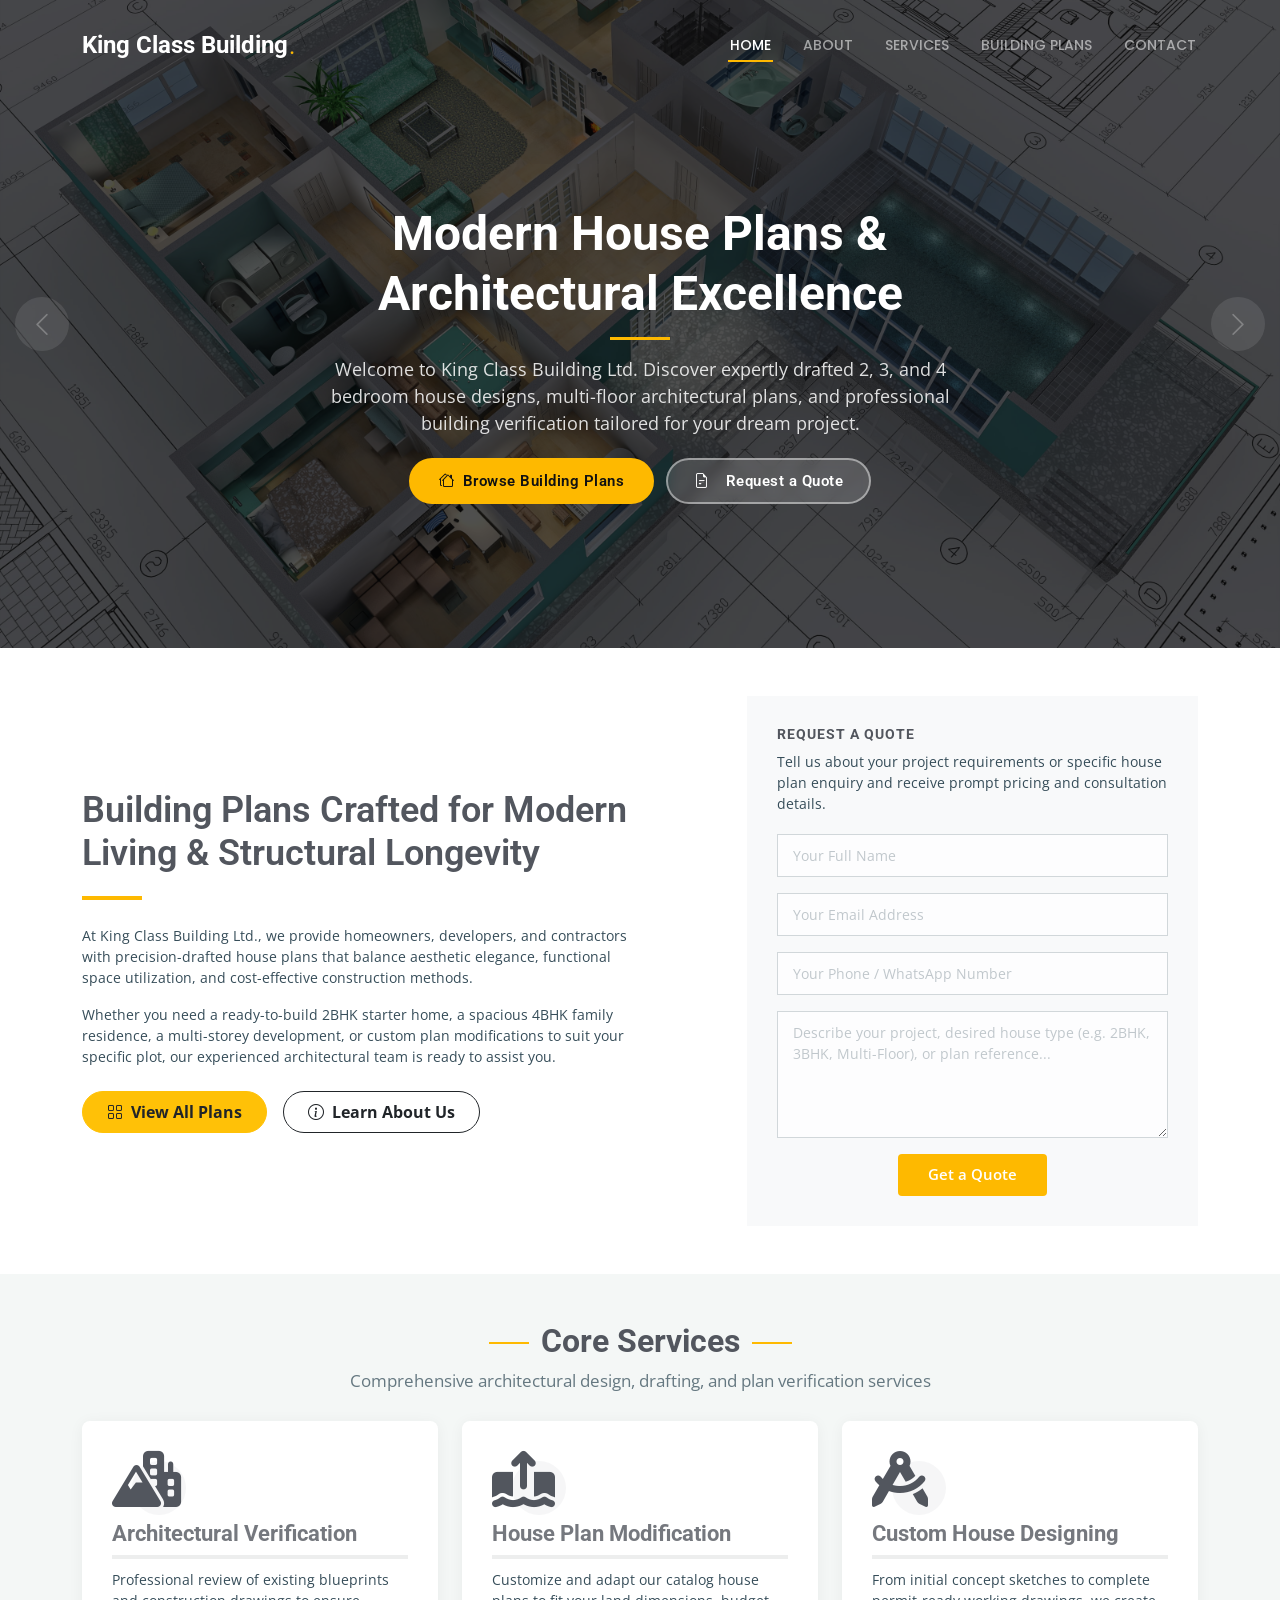
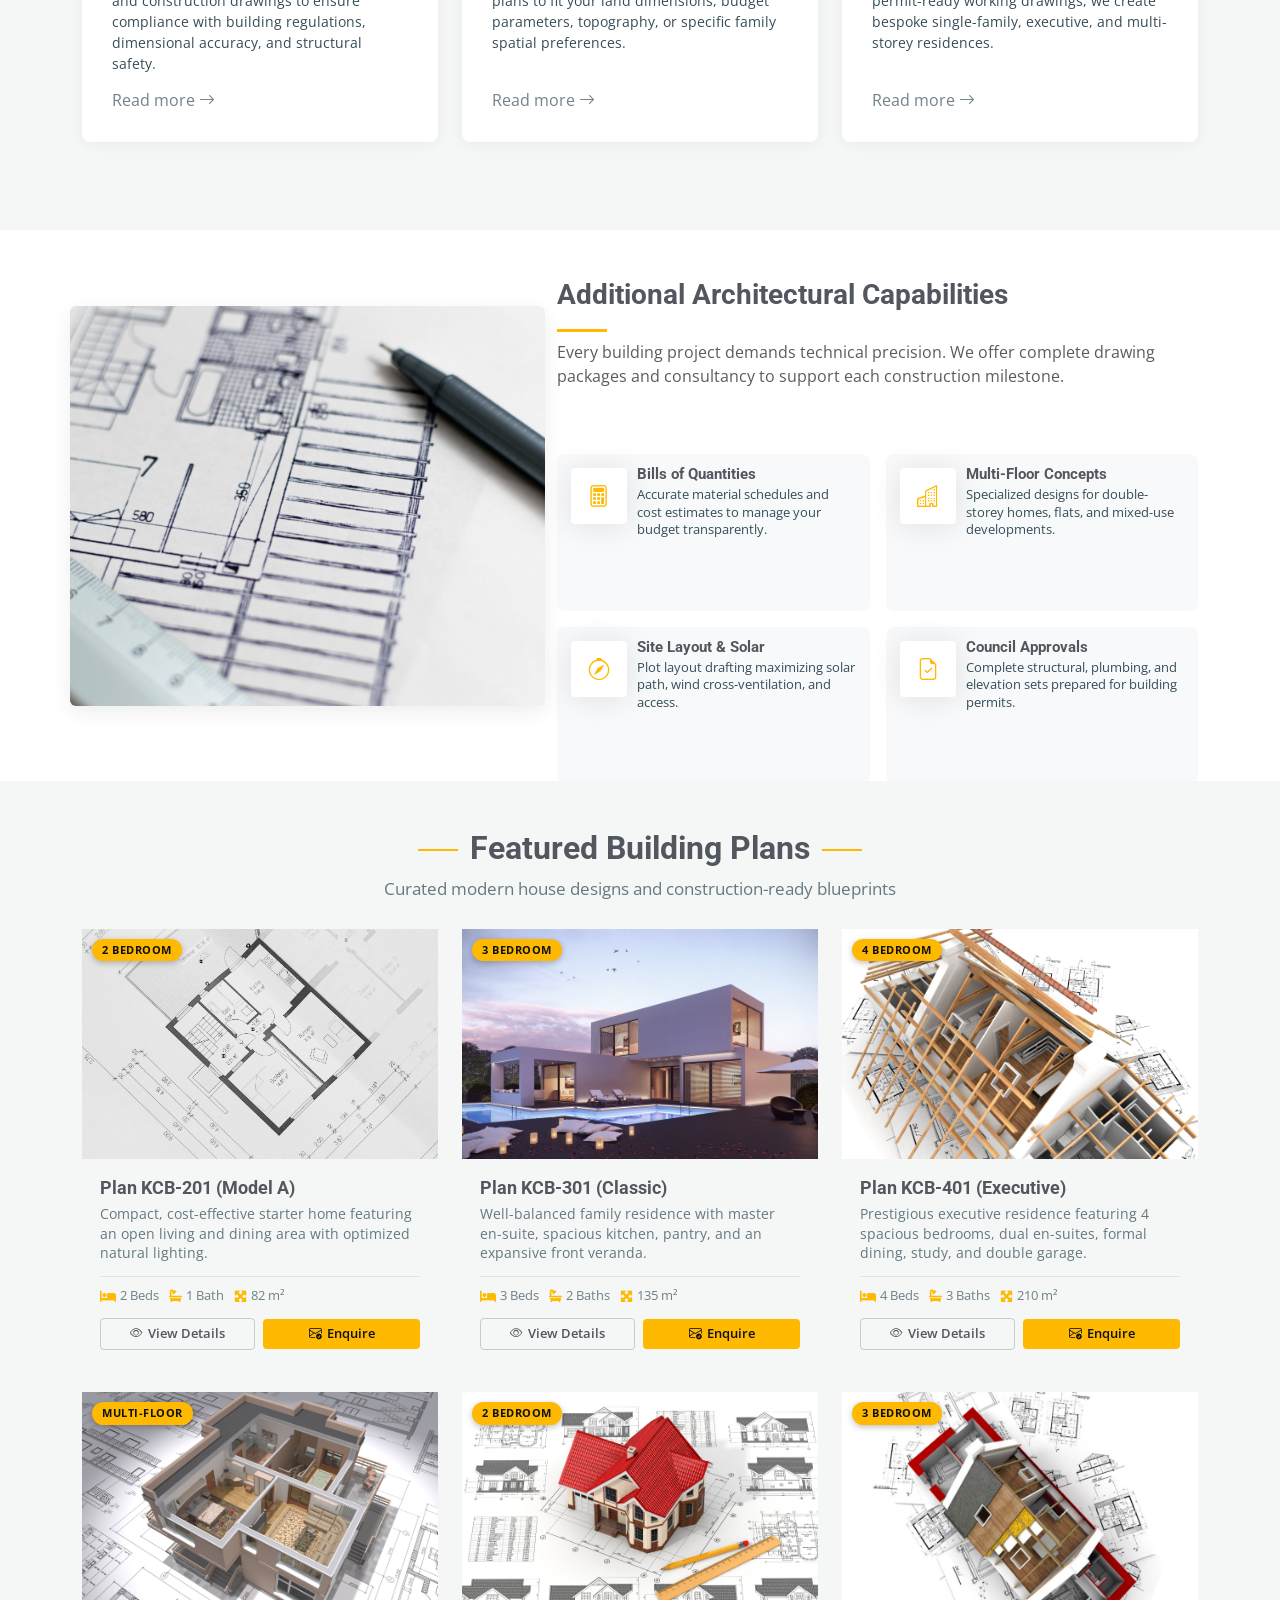
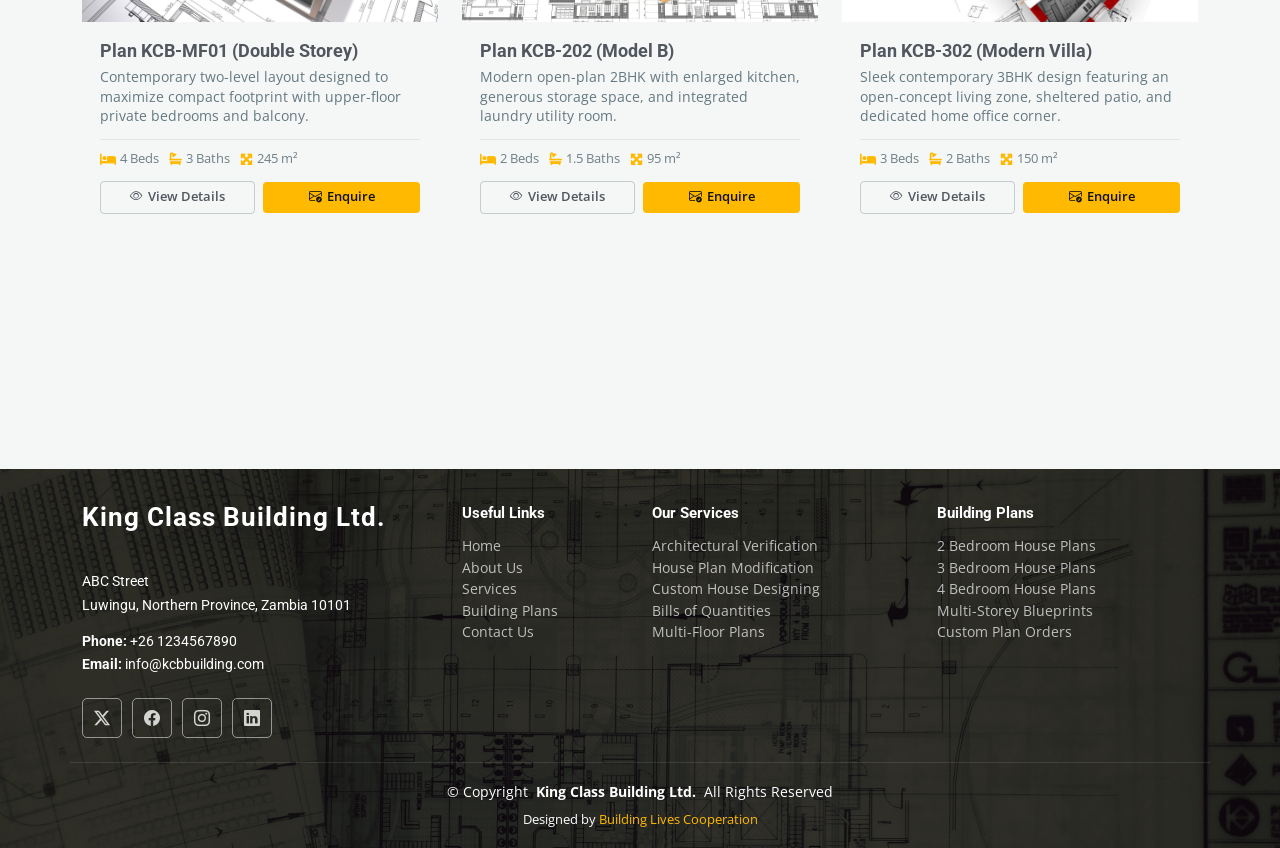
<file: index.html>
<!DOCTYPE html>
<html lang="en">

<head>
  <meta charset="utf-8">
  <meta content="width=device-width, initial-scale=1.0" name="viewport">
  <title>King Class Building Ltd. | Modern Building Plans &amp; Architectural Services</title>
  <meta content="Discover modern house plans, 2-4 bedroom architectural designs, multi-floor building plans, architectural verification, and custom house design by King Class Building Ltd." name="description">
  <meta content="house plans, building plans, architectural design, 2BHK plans, 3BHK plans, 4BHK plans, multi-floor plans, King Class Building, KCB, Zambia construction" name="keywords">

  <!-- Favicons -->
  <link href="assets/img/favicon.png" rel="icon">
  <link href="assets/img/apple-touch-icon.png" rel="apple-touch-icon">

  <!-- Fonts -->
  <link href="https://fonts.googleapis.com" rel="preconnect">
  <link href="https://fonts.gstatic.com" rel="preconnect" crossorigin>
  <link href="https://fonts.googleapis.com/css2?family=Roboto:ital,wght@0,100;0,300;0,400;0,500;0,700;0,900;1,100;1,300;1,400;1,500;1,700;1,900&family=Open+Sans:ital,wght@0,300;0,400;0,500;0,600;0,700;0,800;1,300;1,400;1,500;1,600;1,700;1,800&family=Poppins:ital,wght@0,100;0,200;0,300;0,400;0,500;0,600;0,700;0,800;0,900;1,100;1,200;1,300;1,400;1,500;1,600;1,700;1,800;1,900&display=swap" rel="stylesheet">

  <!-- Vendor CSS Files -->
  <link href="assets/vendor/bootstrap/css/bootstrap.min.css" rel="stylesheet">
  <link href="assets/vendor/bootstrap-icons/bootstrap-icons.css" rel="stylesheet">
  <link href="assets/vendor/aos/aos.css" rel="stylesheet">
  <link href="assets/vendor/fontawesome-free/css/all.min.css" rel="stylesheet">
  <link href="assets/vendor/glightbox/css/glightbox.min.css" rel="stylesheet">
  <link href="assets/vendor/swiper/swiper-bundle.min.css" rel="stylesheet">

  <!-- Main CSS File -->
  <link href="assets/css/main.css" rel="stylesheet">
</head>

<body class="index-page">

  <header id="header" class="header d-flex align-items-center fixed-top">
    <div class="container-fluid container-xl position-relative d-flex align-items-center justify-content-between">

      <a href="index.html" class="logo d-flex align-items-center">
        <h1 class="sitename">King Class Building</h1> <span>.</span>
      </a>

      <nav id="navmenu" class="navmenu">
        <ul>
          <li><a href="index.html" class="active">Home</a></li>
          <li><a href="about.html">About</a></li>
          <li><a href="services.html">Services</a></li>
          <li><a href="projects.html">Building Plans</a></li>
          <li><a href="contact.html">Contact</a></li>
        </ul>
        <i class="mobile-nav-toggle d-xl-none bi bi-list" aria-label="Toggle Navigation"></i>
      </nav>

    </div>
  </header>

  <main class="main">

    <!-- Hero Section -->
    <section id="hero" class="hero section dark-background">

      <div class="info d-flex align-items-center">
        <div class="container">
          <div class="row justify-content-center" data-aos="fade-up" data-aos-delay="100">
            <div class="col-lg-8 text-center">
              <h2>Modern House Plans &amp; Architectural Excellence</h2>
              <p>Welcome to King Class Building Ltd. Discover expertly drafted 2, 3, and 4 bedroom house designs, multi-floor architectural plans, and professional building verification tailored for your dream project.</p>
              <div class="hero-buttons">
                <a href="projects.html" class="btn-get-started"><i class="bi bi-houses me-2"></i>Browse Building Plans</a>
                <a href="#get-started" class="btn-secondary-cta"><i class="bi bi-file-earmark-text me-2"></i>Request a Quote</a>
              </div>
            </div>
          </div>
        </div>
      </div>

      <div id="hero-carousel" class="carousel slide" data-bs-ride="carousel" data-bs-interval="5000">

        <div class="carousel-item">
          <img src="assets/img/hero-carousel/HC.jpg" alt="King Class Building House Plan Architecture">
        </div>

        <div class="carousel-item active">
          <img src="assets/img/hero-carousel/HC1.jpg" alt="Modern Residential Construction Architecture">
        </div>

        <div class="carousel-item">
          <img src="assets/img/hero-carousel/HC2.jpg" alt="Architectural Building Design Concept">
        </div>

        <div class="carousel-item">
          <img src="assets/img/hero-carousel/HC3.jpg" alt="Contemporary House Plan Blueprint">
        </div>

        <div class="carousel-item">
          <img src="assets/img/hero-carousel/HC4.jpg" alt="Modern Residential Building Exterior">
        </div>

        <a class="carousel-control-prev" href="#hero-carousel" role="button" data-bs-slide="prev" aria-label="Previous Slide">
          <span class="carousel-control-prev-icon bi bi-chevron-left" aria-hidden="true"></span>
        </a>

        <a class="carousel-control-next" href="#hero-carousel" role="button" data-bs-slide="next" aria-label="Next Slide">
          <span class="carousel-control-next-icon bi bi-chevron-right" aria-hidden="true"></span>
        </a>

      </div>

    </section><!-- /Hero Section -->

    <!-- Get Started Section -->
    <section id="get-started" class="get-started section">

      <div class="container">

        <div class="row justify-content-between gy-4">

          <div class="col-lg-6 d-flex align-items-center" data-aos="zoom-out" data-aos-delay="100">
            <div class="content">
              <h3>Building Plans Crafted for Modern Living &amp; Structural Longevity</h3>
              <p>At King Class Building Ltd., we provide homeowners, developers, and contractors with precision-drafted house plans that balance aesthetic elegance, functional space utilization, and cost-effective construction methods.
              </p>
              <p>Whether you need a ready-to-build 2BHK starter home, a spacious 4BHK family residence, a multi-storey development, or custom plan modifications to suit your specific plot, our experienced architectural team is ready to assist you.</p>
              
              <div class="d-flex flex-wrap gap-3 mt-4">
                <a href="projects.html" class="btn btn-warning text-dark fw-bold px-4 py-2 rounded-pill"><i class="bi bi-grid me-2"></i>View All Plans</a>
                <a href="about.html" class="btn btn-outline-dark fw-bold px-4 py-2 rounded-pill"><i class="bi bi-info-circle me-2"></i>Learn About Us</a>
              </div>
            </div>
          </div>

          <div class="col-lg-5" data-aos="zoom-out" data-aos-delay="200">
            <form action="forms/quote.php" method="post" class="php-email-form">
              <h3>Request a Quote</h3>
              <p>Tell us about your project requirements or specific house plan enquiry and receive prompt pricing and consultation details.</p>
              <div class="row gy-3">

                <div class="col-12">
                  <input type="text" name="name" class="form-control" placeholder="Your Full Name" required="">
                </div>

                <div class="col-12">
                  <input type="email" class="form-control" name="email" placeholder="Your Email Address" required="">
                </div>

                <div class="col-12">
                  <input type="text" class="form-control" name="phone" placeholder="Your Phone / WhatsApp Number" required="">
                </div>

                <div class="col-12">
                  <textarea class="form-control" name="message" rows="5" placeholder="Describe your project, desired house type (e.g. 2BHK, 3BHK, Multi-Floor), or plan reference..." required=""></textarea>
                </div>

                <div class="col-12 text-center">
                  <div class="loading">Sending your request...</div>
                  <div class="error-message"></div>
                  <div class="sent-message">Your quote request has been sent successfully. Thank you!</div>

                  <button type="submit">Get a Quote</button>
                </div>

              </div>
            </form>
          </div><!-- End Quote Form -->

        </div>

      </div>

    </section><!-- /Get Started Section -->

    <!-- Services Section -->
    <section id="services" class="services section light-background">

      <!-- Section Title -->
      <div class="container section-title" data-aos="fade-up">
        <h2>Core Services</h2>
        <p>Comprehensive architectural design, drafting, and plan verification services</p>
      </div><!-- End Section Title -->

      <div class="container">

        <div class="services-slider swiper init-swiper" data-aos="fade-up" data-aos-delay="100">
          <script type="application/json" class="swiper-config">
            {
              "loop": false,
              "speed": 600,
              "autoplay": {
                "delay": 5000
              },
              "slidesPerView": 1.15,
              "spaceBetween": 16,
              "pagination": {
                "el": ".swiper-pagination",
                "type": "bullets",
                "clickable": true
              },
              "breakpoints": {
                "576": {
                  "slidesPerView": 1.5,
                  "spaceBetween": 18
                },
                "768": {
                  "slidesPerView": 2,
                  "spaceBetween": 20
                },
                "992": {
                  "slidesPerView": 3,
                  "spaceBetween": 24
                }
              }
            }
          </script>

          <div class="swiper-wrapper">

            <div class="swiper-slide">
              <div class="service-item position-relative">
                <div class="icon">
                  <i class="fa-solid fa-mountain-city"></i>
                </div>
                <h3>Architectural Verification</h3>
                <p>Professional review of existing blueprints and construction drawings to ensure compliance with building regulations, dimensional accuracy, and structural safety.</p>
                <a href="services.html" class="readmore stretched-link">Read more <i class="bi bi-arrow-right"></i></a>
              </div>
            </div><!-- End Service Item -->

            <div class="swiper-slide">
              <div class="service-item position-relative">
                <div class="icon">
                  <i class="fa-solid fa-arrow-up-from-ground-water"></i>
                </div>
                <h3>House Plan Modification</h3>
                <p>Customize and adapt our catalog house plans to fit your land dimensions, budget parameters, topography, or specific family spatial preferences.</p>
                <a href="services.html" class="readmore stretched-link">Read more <i class="bi bi-arrow-right"></i></a>
              </div>
            </div><!-- End Service Item -->

            <div class="swiper-slide">
              <div class="service-item position-relative">
                <div class="icon">
                  <i class="fa-solid fa-compass-drafting"></i>
                </div>
                <h3>Custom House Designing</h3>
                <p>From initial concept sketches to complete permit-ready working drawings, we create bespoke single-family, executive, and multi-storey residences.</p>
                <a href="services.html" class="readmore stretched-link">Read more <i class="bi bi-arrow-right"></i></a>
              </div>
            </div><!-- End Service Item -->

          </div>
          <div class="swiper-pagination"></div>

        </div>

      </div>

    </section><!-- /Services Section -->

    <!-- Alt Services Section -->
    <section id="alt-services" class="alt-services section">

      <div class="container">

        <div class="row align-items-center justify-content-between gy-4">
          <div class="features-image col-lg-5 col-md-5" data-aos="fade-up" data-aos-delay="100">
            <img src="assets/img/AS.jpg" alt="King Class Building Architectural Drafting Team" class="img-fluid rounded">
          </div>

          <div class="col-lg-7 col-md-7 d-flex flex-column justify-content-center" data-aos="fade-up" data-aos-delay="200">
            <h3 class="fw-bold mb-2">Additional Architectural Capabilities</h3>
            <p class="text-muted mb-3">Every building project demands technical precision. We offer complete drawing packages and consultancy to support each construction milestone.</p>

            <div class="row row-cols-1 row-cols-sm-2 g-2 g-md-3">

              <div class="col">
                <div class="icon-box d-flex h-100 position-relative" data-aos="fade-up" data-aos-delay="300">
                  <i class="bi bi-calculator flex-shrink-0"></i>
                  <div>
                    <h4><a href="services.html" class="stretched-link">Bills of Quantities</a></h4>
                    <p>Accurate material schedules and cost estimates to manage your budget transparently.</p>
                  </div>
                </div>
              </div><!-- End Icon Box -->

              <div class="col">
                <div class="icon-box d-flex h-100 position-relative" data-aos="fade-up" data-aos-delay="400">
                  <i class="bi bi-buildings flex-shrink-0"></i>
                  <div>
                    <h4><a href="services.html" class="stretched-link">Multi-Floor Concepts</a></h4>
                    <p>Specialized designs for double-storey homes, flats, and mixed-use developments.</p>
                  </div>
                </div>
              </div><!-- End Icon Box -->

              <div class="col">
                <div class="icon-box d-flex h-100 position-relative" data-aos="fade-up" data-aos-delay="500">
                  <i class="bi bi-compass flex-shrink-0"></i>
                  <div>
                    <h4><a href="services.html" class="stretched-link">Site Layout &amp; Solar</a></h4>
                    <p>Plot layout drafting maximizing solar path, wind cross-ventilation, and access.</p>
                  </div>
                </div>
              </div><!-- End Icon Box -->

              <div class="col">
                <div class="icon-box d-flex h-100 position-relative" data-aos="fade-up" data-aos-delay="600">
                  <i class="bi bi-file-earmark-check flex-shrink-0"></i>
                  <div>
                    <h4><a href="services.html" class="stretched-link">Council Approvals</a></h4>
                    <p>Complete structural, plumbing, and elevation sets prepared for building permits.</p>
                  </div>
                </div>
              </div><!-- End Icon Box -->

            </div>

          </div>
        </div>

      </div>

    </section><!-- /Alt Services Section -->

    <!-- Projects Section -->
    <section id="projects" class="projects section light-background">

      <!-- Section Title -->
      <div class="container section-title" data-aos="fade-up">
        <h2>Featured Building Plans</h2>
        <p>Curated modern house designs and construction-ready blueprints</p>
      </div><!-- End Section Title -->

      <div class="container">

        <div class="row g-2 g-md-3 g-lg-4" data-aos="fade-up" data-aos-delay="100">

          <!-- 2BHK 1 -->
          <div class="col-6 col-md-4 col-lg-4">
            <div class="plan-card h-100">
              <div class="plan-img-wrap">
                <span class="plan-badge">2 Bedroom</span>
                <img src="assets/img/projects/2BHK1.jpg" alt="Plan KCB-201: Modern 2BHK House Plan">
                <div class="portfolio-info d-flex align-items-center justify-content-center">
                  <a href="assets/img/projects/2BHK1.jpg" title="Plan KCB-201 - 2 Bedroom Modern Home" data-gallery="featured-plans" class="glightbox preview-link me-3"><i class="bi bi-zoom-in"></i></a>
                  <a href="project-details.html" title="View Full Plan Details" class="details-link"><i class="bi bi-arrow-right-circle"></i></a>
                </div>
              </div>
              <div class="plan-card-body">
                <h4>Plan KCB-201 (Model A)</h4>
                <p class="plan-desc">Compact, cost-effective starter home featuring an open living and dining area with optimized natural lighting.</p>
                <div class="plan-specs">
                  <span><i class="fa-solid fa-bed"></i> 2 Beds</span>
                  <span><i class="fa-solid fa-bath"></i> 1 Bath</span>
                  <span><i class="fa-solid fa-maximize"></i> 82 m²</span>
                </div>
                <div class="plan-actions">
                  <a href="project-details.html" class="btn-plan-details"><i class="bi bi-eye"></i> View Details</a>
                  <a href="contact.html" class="btn-plan-enquire"><i class="bi bi-envelope-check"></i> Enquire</a>
                </div>
              </div>
            </div>
          </div><!-- End 2BHK 1 -->

          <!-- 3BHK 1 -->
          <div class="col-6 col-md-4 col-lg-4">
            <div class="plan-card h-100">
              <div class="plan-img-wrap">
                <span class="plan-badge">3 Bedroom</span>
                <img src="assets/img/projects/3BHK1.jpg" alt="Plan KCB-301: 3 Bedroom Family House Plan">
                <div class="portfolio-info d-flex align-items-center justify-content-center">
                  <a href="assets/img/projects/3BHK1.jpg" title="Plan KCB-301 - 3 Bedroom Family Home" data-gallery="featured-plans" class="glightbox preview-link me-3"><i class="bi bi-zoom-in"></i></a>
                  <a href="project-details.html" title="View Full Plan Details" class="details-link"><i class="bi bi-arrow-right-circle"></i></a>
                </div>
              </div>
              <div class="plan-card-body">
                <h4>Plan KCB-301 (Classic)</h4>
                <p class="plan-desc">Well-balanced family residence with master en-suite, spacious kitchen, pantry, and an expansive front veranda.</p>
                <div class="plan-specs">
                  <span><i class="fa-solid fa-bed"></i> 3 Beds</span>
                  <span><i class="fa-solid fa-bath"></i> 2 Baths</span>
                  <span><i class="fa-solid fa-maximize"></i> 135 m²</span>
                </div>
                <div class="plan-actions">
                  <a href="project-details.html" class="btn-plan-details"><i class="bi bi-eye"></i> View Details</a>
                  <a href="contact.html" class="btn-plan-enquire"><i class="bi bi-envelope-check"></i> Enquire</a>
                </div>
              </div>
            </div>
          </div><!-- End 3BHK 1 -->

          <!-- 4BHK 1 -->
          <div class="col-6 col-md-4 col-lg-4">
            <div class="plan-card h-100">
              <div class="plan-img-wrap">
                <span class="plan-badge">4 Bedroom</span>
                <img src="assets/img/projects/4BHK1.jpg" alt="Plan KCB-401: 4 Bedroom Executive Residence">
                <div class="portfolio-info d-flex align-items-center justify-content-center">
                  <a href="assets/img/projects/4BHK1.jpg" title="Plan KCB-401 - 4 Bedroom Executive Residence" data-gallery="featured-plans" class="glightbox preview-link me-3"><i class="bi bi-zoom-in"></i></a>
                  <a href="project-details.html" title="View Full Plan Details" class="details-link"><i class="bi bi-arrow-right-circle"></i></a>
                </div>
              </div>
              <div class="plan-card-body">
                <h4>Plan KCB-401 (Executive)</h4>
                <p class="plan-desc">Prestigious executive residence featuring 4 spacious bedrooms, dual en-suites, formal dining, study, and double garage.</p>
                <div class="plan-specs">
                  <span><i class="fa-solid fa-bed"></i> 4 Beds</span>
                  <span><i class="fa-solid fa-bath"></i> 3 Baths</span>
                  <span><i class="fa-solid fa-maximize"></i> 210 m²</span>
                </div>
                <div class="plan-actions">
                  <a href="project-details.html" class="btn-plan-details"><i class="bi bi-eye"></i> View Details</a>
                  <a href="contact.html" class="btn-plan-enquire"><i class="bi bi-envelope-check"></i> Enquire</a>
                </div>
              </div>
            </div>
          </div><!-- End 4BHK 1 -->

          <!-- Multi-Floor 1 -->
          <div class="col-6 col-md-4 col-lg-4">
            <div class="plan-card h-100">
              <div class="plan-img-wrap">
                <span class="plan-badge">Multi-Floor</span>
                <img src="assets/img/projects/MF1.jpg" alt="Plan KCB-MF01: Double Storey Modern House Plan">
                <div class="portfolio-info d-flex align-items-center justify-content-center">
                  <a href="assets/img/projects/MF1.jpg" title="Plan KCB-MF01 - Double Storey Architectural Concept" data-gallery="featured-plans" class="glightbox preview-link me-3"><i class="bi bi-zoom-in"></i></a>
                  <a href="project-details.html" title="View Full Plan Details" class="details-link"><i class="bi bi-arrow-right-circle"></i></a>
                </div>
              </div>
              <div class="plan-card-body">
                <h4>Plan KCB-MF01 (Double Storey)</h4>
                <p class="plan-desc">Contemporary two-level layout designed to maximize compact footprint with upper-floor private bedrooms and balcony.</p>
                <div class="plan-specs">
                  <span><i class="fa-solid fa-bed"></i> 4 Beds</span>
                  <span><i class="fa-solid fa-bath"></i> 3 Baths</span>
                  <span><i class="fa-solid fa-maximize"></i> 245 m²</span>
                </div>
                <div class="plan-actions">
                  <a href="project-details.html" class="btn-plan-details"><i class="bi bi-eye"></i> View Details</a>
                  <a href="contact.html" class="btn-plan-enquire"><i class="bi bi-envelope-check"></i> Enquire</a>
                </div>
              </div>
            </div>
          </div><!-- End Multi-Floor 1 -->

          <!-- 2BHK 2 -->
          <div class="col-6 col-md-4 col-lg-4">
            <div class="plan-card h-100">
              <div class="plan-img-wrap">
                <span class="plan-badge">2 Bedroom</span>
                <img src="assets/img/projects/2BHK2.jpg" alt="Plan KCB-202: 2 Bedroom Modern Home">
                <div class="portfolio-info d-flex align-items-center justify-content-center">
                  <a href="assets/img/projects/2BHK2.jpg" title="Plan KCB-202 - 2 Bedroom Open Concept" data-gallery="featured-plans" class="glightbox preview-link me-3"><i class="bi bi-zoom-in"></i></a>
                  <a href="project-details.html" title="View Full Plan Details" class="details-link"><i class="bi bi-arrow-right-circle"></i></a>
                </div>
              </div>
              <div class="plan-card-body">
                <h4>Plan KCB-202 (Model B)</h4>
                <p class="plan-desc">Modern open-plan 2BHK with enlarged kitchen, generous storage space, and integrated laundry utility room.</p>
                <div class="plan-specs">
                  <span><i class="fa-solid fa-bed"></i> 2 Beds</span>
                  <span><i class="fa-solid fa-bath"></i> 1.5 Baths</span>
                  <span><i class="fa-solid fa-maximize"></i> 95 m²</span>
                </div>
                <div class="plan-actions">
                  <a href="project-details.html" class="btn-plan-details"><i class="bi bi-eye"></i> View Details</a>
                  <a href="contact.html" class="btn-plan-enquire"><i class="bi bi-envelope-check"></i> Enquire</a>
                </div>
              </div>
            </div>
          </div><!-- End 2BHK 2 -->

          <!-- 3BHK 2 -->
          <div class="col-6 col-md-4 col-lg-4">
            <div class="plan-card h-100">
              <div class="plan-img-wrap">
                <span class="plan-badge">3 Bedroom</span>
                <img src="assets/img/projects/3BHK2.jpg" alt="Plan KCB-302: 3 Bedroom Modern Villa">
                <div class="portfolio-info d-flex align-items-center justify-content-center">
                  <a href="assets/img/projects/3BHK2.jpg" title="Plan KCB-302 - 3 Bedroom Modern Villa" data-gallery="featured-plans" class="glightbox preview-link me-3"><i class="bi bi-zoom-in"></i></a>
                  <a href="project-details.html" title="View Full Plan Details" class="details-link"><i class="bi bi-arrow-right-circle"></i></a>
                </div>
              </div>
              <div class="plan-card-body">
                <h4>Plan KCB-302 (Modern Villa)</h4>
                <p class="plan-desc">Sleek contemporary 3BHK design featuring an open-concept living zone, sheltered patio, and dedicated home office corner.</p>
                <div class="plan-specs">
                  <span><i class="fa-solid fa-bed"></i> 3 Beds</span>
                  <span><i class="fa-solid fa-bath"></i> 2 Baths</span>
                  <span><i class="fa-solid fa-maximize"></i> 150 m²</span>
                </div>
                <div class="plan-actions">
                  <a href="project-details.html" class="btn-plan-details"><i class="bi bi-eye"></i> View Details</a>
                  <a href="contact.html" class="btn-plan-enquire"><i class="bi bi-envelope-check"></i> Enquire</a>
                </div>
              </div>
            </div>
          </div><!-- End 3BHK 2 -->

        </div>

        <div class="catalog-cta-banner p-3 p-md-4 rounded text-center mt-4" data-aos="fade-up">
          <h4 class="fw-bold mb-2">Explore Our Complete Architectural Catalog</h4>
          <p class="text-muted small mb-3">Browse all 12+ ready-to-build 2-bedroom, 3-bedroom, 4-bedroom executive residences, and multi-storey blueprint packages with full drawing schedules.</p>
          <a href="projects.html" class="btn btn-warning text-dark fw-bold px-4 py-2 rounded-pill"><i class="bi bi-grid-fill me-2"></i>Browse All 12+ Building Plans</a>
        </div>

      </div>

    </section><!-- /Projects Section -->

  </main>

  <footer id="footer" class="footer dark-background">

    <div class="container footer-top">
      <div class="row gy-4">
        <div class="col-lg-4 col-md-6 footer-about">
          <a href="index.html" class="logo d-flex align-items-center">
            <span class="sitename">King Class Building Ltd.</span>
          </a>
          <div class="footer-contact pt-3">
            <p>ABC Street</p>
            <p>Luwingu, Northern Province, Zambia 10101</p>
            <p class="mt-3"><strong>Phone:</strong> <span>+26 1234567890</span></p>
            <p><strong>Email:</strong> <span>info@kcbbuilding.com</span></p>
          </div>
          <div class="social-links d-flex mt-4">
            <a href="#" aria-label="Twitter"><i class="bi bi-twitter-x"></i></a>
            <a href="#" aria-label="Facebook"><i class="bi bi-facebook"></i></a>
            <a href="#" aria-label="Instagram"><i class="bi bi-instagram"></i></a>
            <a href="#" aria-label="LinkedIn"><i class="bi bi-linkedin"></i></a>
          </div>
        </div>

        <div class="col-lg-2 col-md-3 footer-links">
          <h4>Useful Links</h4>
          <ul>
            <li><a href="index.html">Home</a></li>
            <li><a href="about.html">About Us</a></li>
            <li><a href="services.html">Services</a></li>
            <li><a href="projects.html">Building Plans</a></li>
            <li><a href="contact.html">Contact Us</a></li>
          </ul>
        </div>

        <div class="col-lg-3 col-md-3 footer-links">
          <h4>Our Services</h4>
          <ul>
            <li><a href="services.html">Architectural Verification</a></li>
            <li><a href="services.html">House Plan Modification</a></li>
            <li><a href="services.html">Custom House Designing</a></li>
            <li><a href="services.html">Bills of Quantities</a></li>
            <li><a href="projects.html">Multi-Floor Plans</a></li>
          </ul>
        </div>

        <div class="col-lg-3 col-md-6 footer-links">
          <h4>Building Plans</h4>
          <ul>
            <li><a href="projects.html">2 Bedroom House Plans</a></li>
            <li><a href="projects.html">3 Bedroom House Plans</a></li>
            <li><a href="projects.html">4 Bedroom House Plans</a></li>
            <li><a href="projects.html">Multi-Storey Blueprints</a></li>
            <li><a href="contact.html">Custom Plan Orders</a></li>
          </ul>
        </div>
      </div>
    </div>

    <div class="container copyright text-center mt-4">
      <p>© <span>Copyright</span> <strong class="px-1 sitename">King Class Building Ltd.</strong> <span>All Rights Reserved</span></p>
      <div class="credits">
        Designed by <a href="#">Building Lives Cooperation</a>
      </div>
    </div>

  </footer>

  <!-- Scroll Top -->
  <a href="#" id="scroll-top" class="scroll-top d-flex align-items-center justify-content-center" aria-label="Scroll to top"><i class="bi bi-arrow-up-short"></i></a>

  <!-- Preloader -->
  <div id="preloader"></div>

  <!-- Vendor JS Files -->
  <script src="assets/vendor/bootstrap/js/bootstrap.bundle.min.js"></script>
  <script src="assets/vendor/php-email-form/validate.js"></script>
  <script src="assets/vendor/aos/aos.js"></script>
  <script src="assets/vendor/glightbox/js/glightbox.min.js"></script>
  <script src="assets/vendor/imagesloaded/imagesloaded.pkgd.min.js"></script>
  <script src="assets/vendor/isotope-layout/isotope.pkgd.min.js"></script>
  <script src="assets/vendor/swiper/swiper-bundle.min.js"></script>
  <script src="assets/vendor/purecounter/purecounter_vanilla.js"></script>

  <!-- Main JS File -->
  <script src="assets/js/main.js"></script>

</body>

</html>
</file>
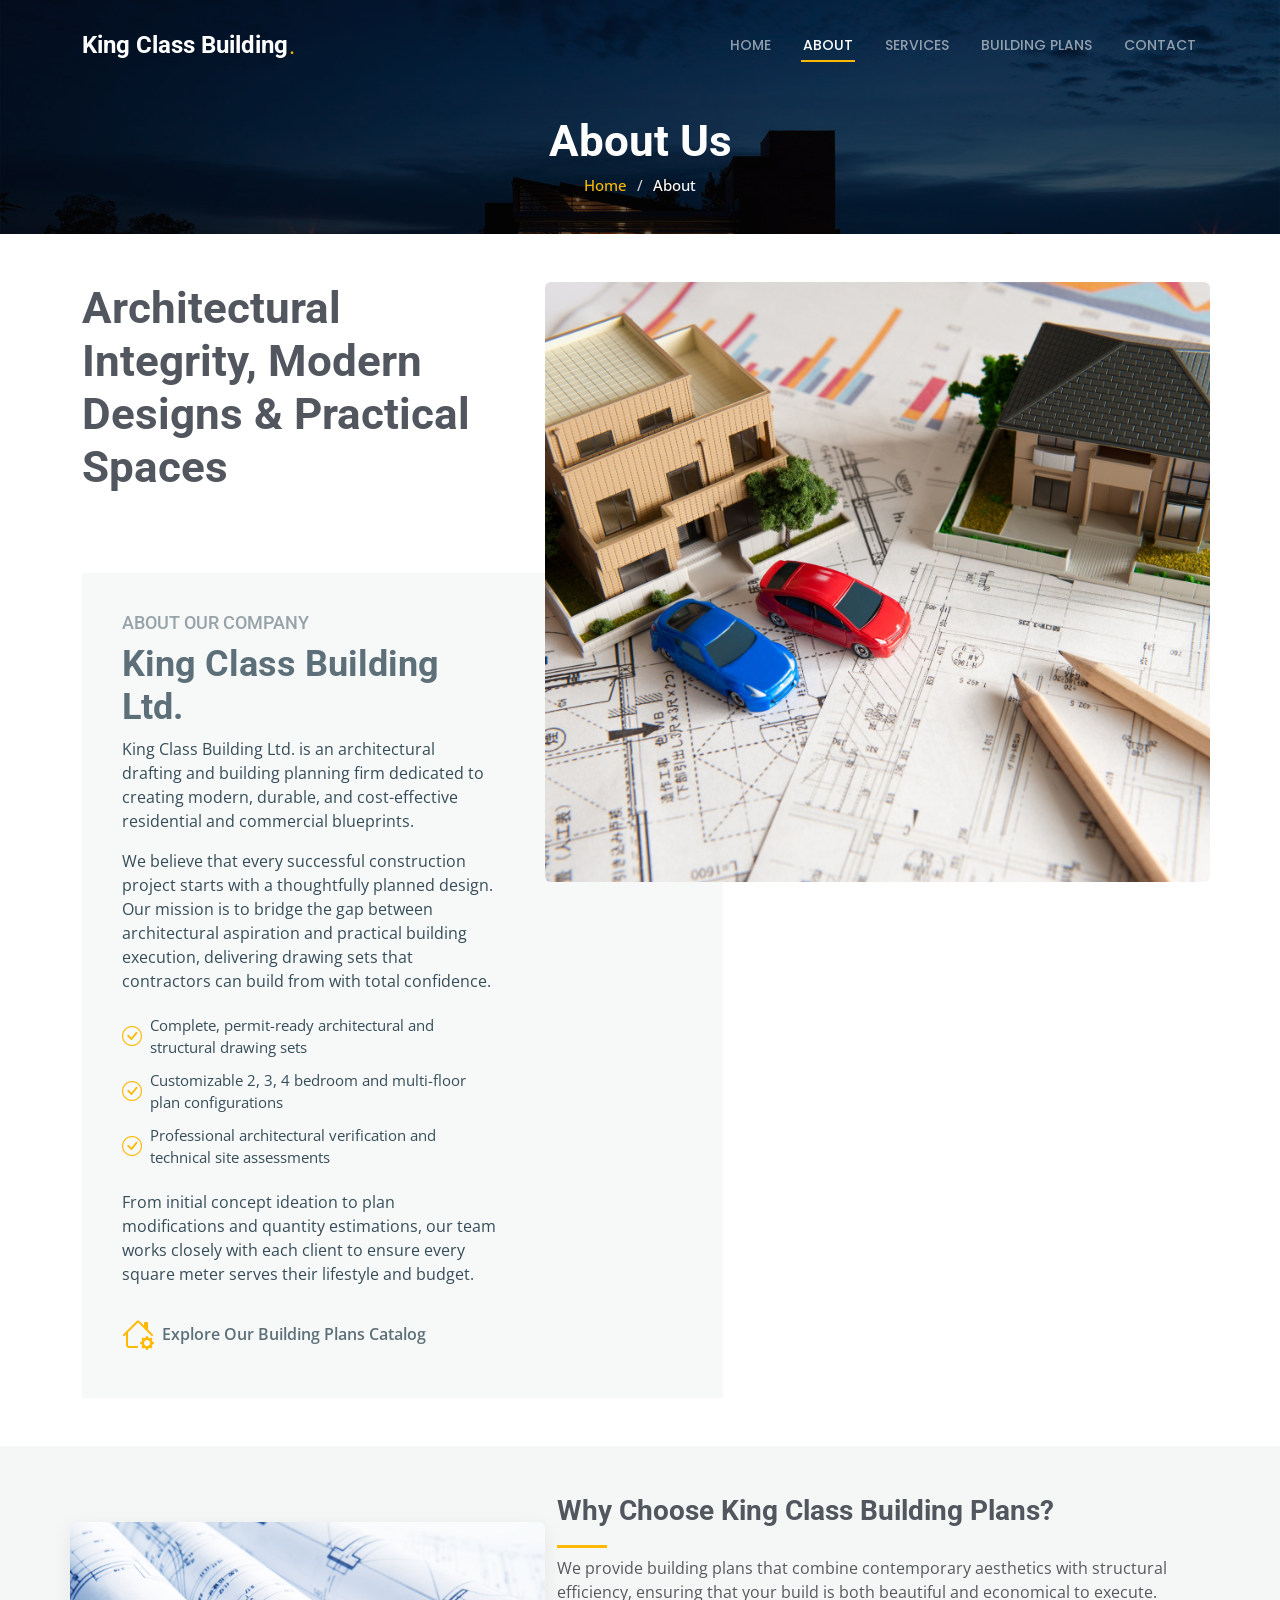
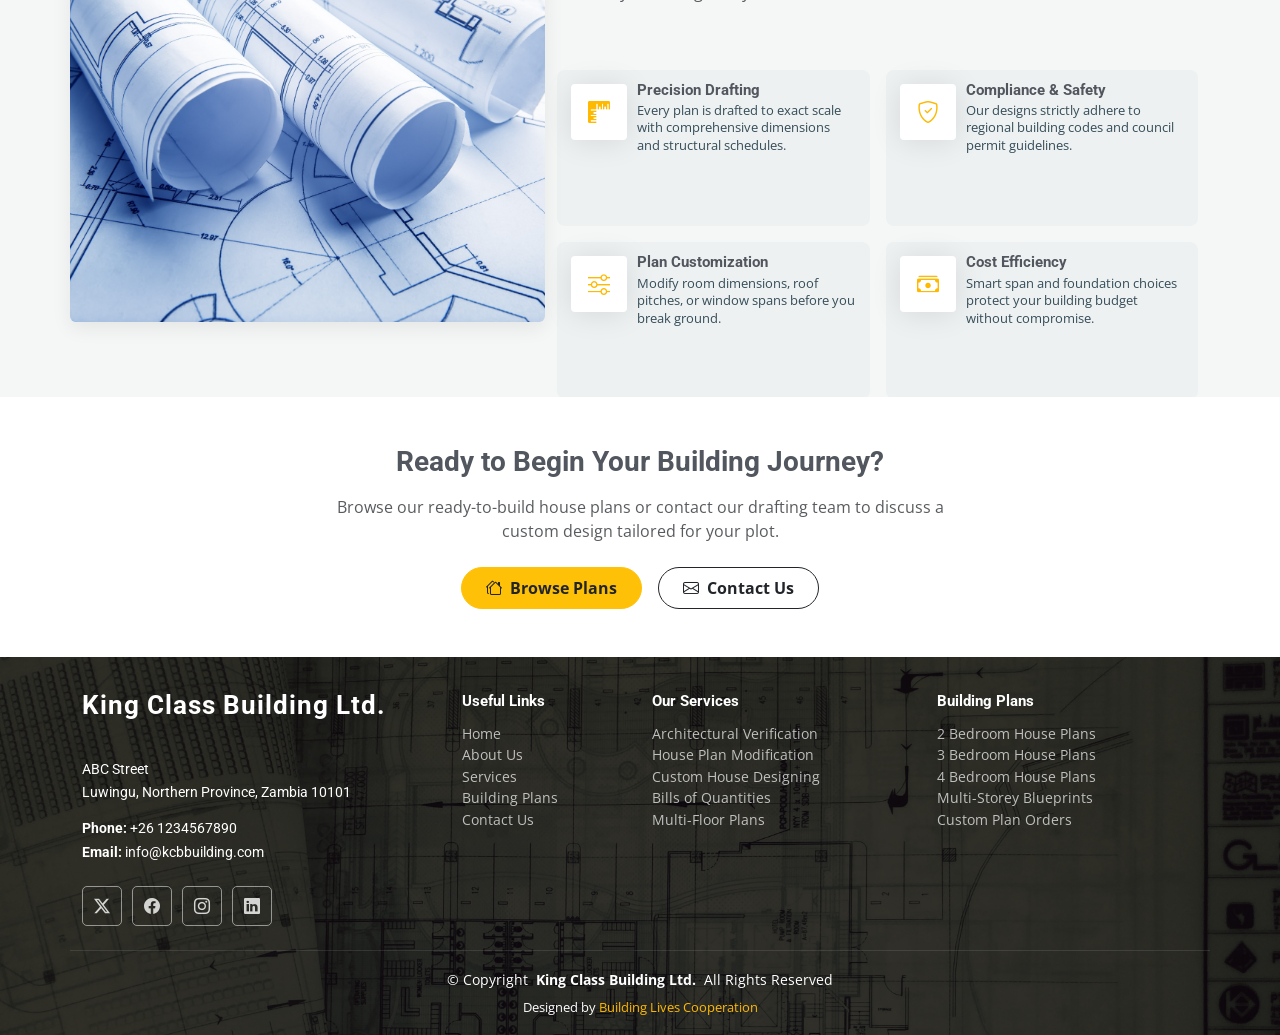
<file: about.html>
<!DOCTYPE html>
<html lang="en">

<head>
  <meta charset="utf-8">
  <meta content="width=device-width, initial-scale=1.0" name="viewport">
  <title>About Us | King Class Building Ltd.</title>
  <meta content="Learn about King Class Building Ltd., our architectural vision, precision drafting expertise, and dedication to delivering modern, durable house plans." name="description">
  <meta content="about King Class Building, architectural drafting Zambia, house plans company, building plans Luwingu" name="keywords">

  <!-- Favicons -->
  <link href="assets/img/favicon.png" rel="icon">
  <link href="assets/img/apple-touch-icon.png" rel="apple-touch-icon">

  <!-- Fonts -->
  <link href="https://fonts.googleapis.com" rel="preconnect">
  <link href="https://fonts.gstatic.com" rel="preconnect" crossorigin>
  <link href="https://fonts.googleapis.com/css2?family=Roboto:ital,wght@0,100;0,300;0,400;0,500;0,700;0,900;1,100;1,300;1,400;1,500;1,700;1,900&family=Open+Sans:ital,wght@0,300;0,400;0,500;0,600;0,700;0,800;1,300;1,400;1,500;1,600;1,700;1,800&family=Poppins:ital,wght@0,100;0,200;0,300;0,400;0,500;0,600;0,700;0,800;0,900;1,100;1,200;1,300;1,400;1,500;1,600;1,700;1,800;1,900&display=swap" rel="stylesheet">

  <!-- Vendor CSS Files -->
  <link href="assets/vendor/bootstrap/css/bootstrap.min.css" rel="stylesheet">
  <link href="assets/vendor/bootstrap-icons/bootstrap-icons.css" rel="stylesheet">
  <link href="assets/vendor/aos/aos.css" rel="stylesheet">
  <link href="assets/vendor/fontawesome-free/css/all.min.css" rel="stylesheet">
  <link href="assets/vendor/glightbox/css/glightbox.min.css" rel="stylesheet">
  <link href="assets/vendor/swiper/swiper-bundle.min.css" rel="stylesheet">

  <!-- Main CSS File -->
  <link href="assets/css/main.css" rel="stylesheet">
</head>

<body class="about-page">

  <header id="header" class="header d-flex align-items-center fixed-top">
    <div class="container-fluid container-xl position-relative d-flex align-items-center justify-content-between">

      <a href="index.html" class="logo d-flex align-items-center">
        <h1 class="sitename">King Class Building</h1> <span>.</span>
      </a>

      <nav id="navmenu" class="navmenu">
        <ul>
          <li><a href="index.html">Home</a></li>
          <li><a href="about.html" class="active">About</a></li>
          <li><a href="services.html">Services</a></li>
          <li><a href="projects.html">Building Plans</a></li>
          <li><a href="contact.html">Contact</a></li>
        </ul>
        <i class="mobile-nav-toggle d-xl-none bi bi-list" aria-label="Toggle Navigation"></i>
      </nav>

    </div>
  </header>

  <main class="main">

    <!-- Page Title -->
    <div class="page-title dark-background" style="background-image: url(assets/img/HC3.jpg);">
      <div class="container position-relative">
        <h1>About Us</h1>
        <nav class="breadcrumbs">
          <ol>
            <li><a href="index.html">Home</a></li>
            <li class="current">About</li>
          </ol>
        </nav>
      </div>
    </div><!-- End Page Title -->

    <!-- About Section -->
    <section id="about" class="about section">

      <div class="container">

        <div class="row position-relative">

          <div class="col-lg-7 about-img" data-aos="zoom-out" data-aos-delay="200">
            <img src="assets/img/ABT.jpg" alt="King Class Building Architectural Planning" class="img-fluid rounded">
          </div>

          <div class="col-lg-7" data-aos="fade-up" data-aos-delay="100">
            <h2 class="inner-title">Architectural Integrity, Modern Designs &amp; Practical Spaces</h2>
            <div class="our-story">
              <h4>About Our Company</h4>
              <h3>King Class Building Ltd.</h3>
              <p>King Class Building Ltd. is an architectural drafting and building planning firm dedicated to creating modern, durable, and cost-effective residential and commercial blueprints.</p>
              <p>We believe that every successful construction project starts with a thoughtfully planned design. Our mission is to bridge the gap between architectural aspiration and practical building execution, delivering drawing sets that contractors can build from with total confidence.</p>
              <ul>
                <li><i class="bi bi-check-circle"></i> <span>Complete, permit-ready architectural and structural drawing sets</span></li>
                <li><i class="bi bi-check-circle"></i> <span>Customizable 2, 3, 4 bedroom and multi-floor plan configurations</span></li>
                <li><i class="bi bi-check-circle"></i> <span>Professional architectural verification and technical site assessments</span></li>
              </ul>
              <p>From initial concept ideation to plan modifications and quantity estimations, our team works closely with each client to ensure every square meter serves their lifestyle and budget.</p>

              <div class="watch-video d-flex align-items-center position-relative mt-4">
                <i class="bi bi-house-gear"></i>
                <a href="projects.html" class="stretched-link">Explore Our Building Plans Catalog</a>
              </div>
            </div>
          </div>

        </div>

      </div>

    </section><!-- /About Section -->

    <!-- Core Values Section -->
    <section id="alt-services" class="alt-services section light-background">

      <div class="container">

        <div class="row align-items-center justify-content-between gy-4">
          <div class="features-image col-lg-5 col-md-5" data-aos="fade-up" data-aos-delay="100">
            <img src="assets/img/projects/plans.jpg" alt="Blueprint and Construction Plans" class="img-fluid rounded">
          </div>

          <div class="col-lg-7 col-md-7 d-flex flex-column justify-content-center" data-aos="fade-up" data-aos-delay="200">
            <h3 class="fw-bold mb-2">Why Choose King Class Building Plans?</h3>
            <p class="text-muted mb-3">We provide building plans that combine contemporary aesthetics with structural efficiency, ensuring that your build is both beautiful and economical to execute.</p>

            <div class="row row-cols-1 row-cols-sm-2 g-2 g-md-3">

              <div class="col">
                <div class="icon-box d-flex h-100 position-relative" data-aos="fade-up" data-aos-delay="300">
                  <i class="bi bi-rulers flex-shrink-0"></i>
                  <div>
                    <h4><a href="services.html" class="stretched-link">Precision Drafting</a></h4>
                    <p>Every plan is drafted to exact scale with comprehensive dimensions and structural schedules.</p>
                  </div>
                </div>
              </div><!-- End Icon Box -->

              <div class="col">
                <div class="icon-box d-flex h-100 position-relative" data-aos="fade-up" data-aos-delay="400">
                  <i class="bi bi-shield-check flex-shrink-0"></i>
                  <div>
                    <h4><a href="services.html" class="stretched-link">Compliance &amp; Safety</a></h4>
                    <p>Our designs strictly adhere to regional building codes and council permit guidelines.</p>
                  </div>
                </div>
              </div><!-- End Icon Box -->

              <div class="col">
                <div class="icon-box d-flex h-100 position-relative" data-aos="fade-up" data-aos-delay="500">
                  <i class="bi bi-sliders flex-shrink-0"></i>
                  <div>
                    <h4><a href="services.html" class="stretched-link">Plan Customization</a></h4>
                    <p>Modify room dimensions, roof pitches, or window spans before you break ground.</p>
                  </div>
                </div>
              </div><!-- End Icon Box -->

              <div class="col">
                <div class="icon-box d-flex h-100 position-relative" data-aos="fade-up" data-aos-delay="600">
                  <i class="bi bi-cash-stack flex-shrink-0"></i>
                  <div>
                    <h4><a href="services.html" class="stretched-link">Cost Efficiency</a></h4>
                    <p>Smart span and foundation choices protect your building budget without compromise.</p>
                  </div>
                </div>
              </div><!-- End Icon Box -->

            </div>

          </div>
        </div>

      </div>

    </section><!-- /Core Values Section -->

    <!-- Call to Action Section -->
    <section class="section py-5 text-center">
      <div class="container" data-aos="zoom-in">
        <h3 class="fw-bold mb-3">Ready to Begin Your Building Journey?</h3>
        <p class="text-muted mx-auto mb-4" style="max-width: 650px;">Browse our ready-to-build house plans or contact our drafting team to discuss a custom design tailored for your plot.</p>
        <div class="d-flex justify-content-center gap-3 flex-wrap">
          <a href="projects.html" class="btn btn-warning text-dark fw-bold px-4 py-2 rounded-pill"><i class="bi bi-houses me-2"></i>Browse Plans</a>
          <a href="contact.html" class="btn btn-outline-dark fw-bold px-4 py-2 rounded-pill"><i class="bi bi-envelope me-2"></i>Contact Us</a>
        </div>
      </div>
    </section>

  </main>

  <footer id="footer" class="footer dark-background">

    <div class="container footer-top">
      <div class="row gy-4">
        <div class="col-lg-4 col-md-6 footer-about">
          <a href="index.html" class="logo d-flex align-items-center">
            <span class="sitename">King Class Building Ltd.</span>
          </a>
          <div class="footer-contact pt-3">
            <p>ABC Street</p>
            <p>Luwingu, Northern Province, Zambia 10101</p>
            <p class="mt-3"><strong>Phone:</strong> <span>+26 1234567890</span></p>
            <p><strong>Email:</strong> <span>info@kcbbuilding.com</span></p>
          </div>
          <div class="social-links d-flex mt-4">
            <a href="#" aria-label="Twitter"><i class="bi bi-twitter-x"></i></a>
            <a href="#" aria-label="Facebook"><i class="bi bi-facebook"></i></a>
            <a href="#" aria-label="Instagram"><i class="bi bi-instagram"></i></a>
            <a href="#" aria-label="LinkedIn"><i class="bi bi-linkedin"></i></a>
          </div>
        </div>

        <div class="col-lg-2 col-md-3 footer-links">
          <h4>Useful Links</h4>
          <ul>
            <li><a href="index.html">Home</a></li>
            <li><a href="about.html">About Us</a></li>
            <li><a href="services.html">Services</a></li>
            <li><a href="projects.html">Building Plans</a></li>
            <li><a href="contact.html">Contact Us</a></li>
          </ul>
        </div>

        <div class="col-lg-3 col-md-3 footer-links">
          <h4>Our Services</h4>
          <ul>
            <li><a href="services.html">Architectural Verification</a></li>
            <li><a href="services.html">House Plan Modification</a></li>
            <li><a href="services.html">Custom House Designing</a></li>
            <li><a href="services.html">Bills of Quantities</a></li>
            <li><a href="projects.html">Multi-Floor Plans</a></li>
          </ul>
        </div>

        <div class="col-lg-3 col-md-6 footer-links">
          <h4>Building Plans</h4>
          <ul>
            <li><a href="projects.html">2 Bedroom House Plans</a></li>
            <li><a href="projects.html">3 Bedroom House Plans</a></li>
            <li><a href="projects.html">4 Bedroom House Plans</a></li>
            <li><a href="projects.html">Multi-Storey Blueprints</a></li>
            <li><a href="contact.html">Custom Plan Orders</a></li>
          </ul>
        </div>
      </div>
    </div>

    <div class="container copyright text-center mt-4">
      <p>© <span>Copyright</span> <strong class="px-1 sitename">King Class Building Ltd.</strong> <span>All Rights Reserved</span></p>
      <div class="credits">
        Designed by <a href="#">Building Lives Cooperation</a>
      </div>
    </div>

  </footer>

  <!-- Scroll Top -->
  <a href="#" id="scroll-top" class="scroll-top d-flex align-items-center justify-content-center" aria-label="Scroll to top"><i class="bi bi-arrow-up-short"></i></a>

  <!-- Preloader -->
  <div id="preloader"></div>

  <!-- Vendor JS Files -->
  <script src="assets/vendor/bootstrap/js/bootstrap.bundle.min.js"></script>
  <script src="assets/vendor/php-email-form/validate.js"></script>
  <script src="assets/vendor/aos/aos.js"></script>
  <script src="assets/vendor/glightbox/js/glightbox.min.js"></script>
  <script src="assets/vendor/imagesloaded/imagesloaded.pkgd.min.js"></script>
  <script src="assets/vendor/isotope-layout/isotope.pkgd.min.js"></script>
  <script src="assets/vendor/swiper/swiper-bundle.min.js"></script>
  <script src="assets/vendor/purecounter/purecounter_vanilla.js"></script>

  <!-- Main JS File -->
  <script src="assets/js/main.js"></script>

</body>

</html>
</file>
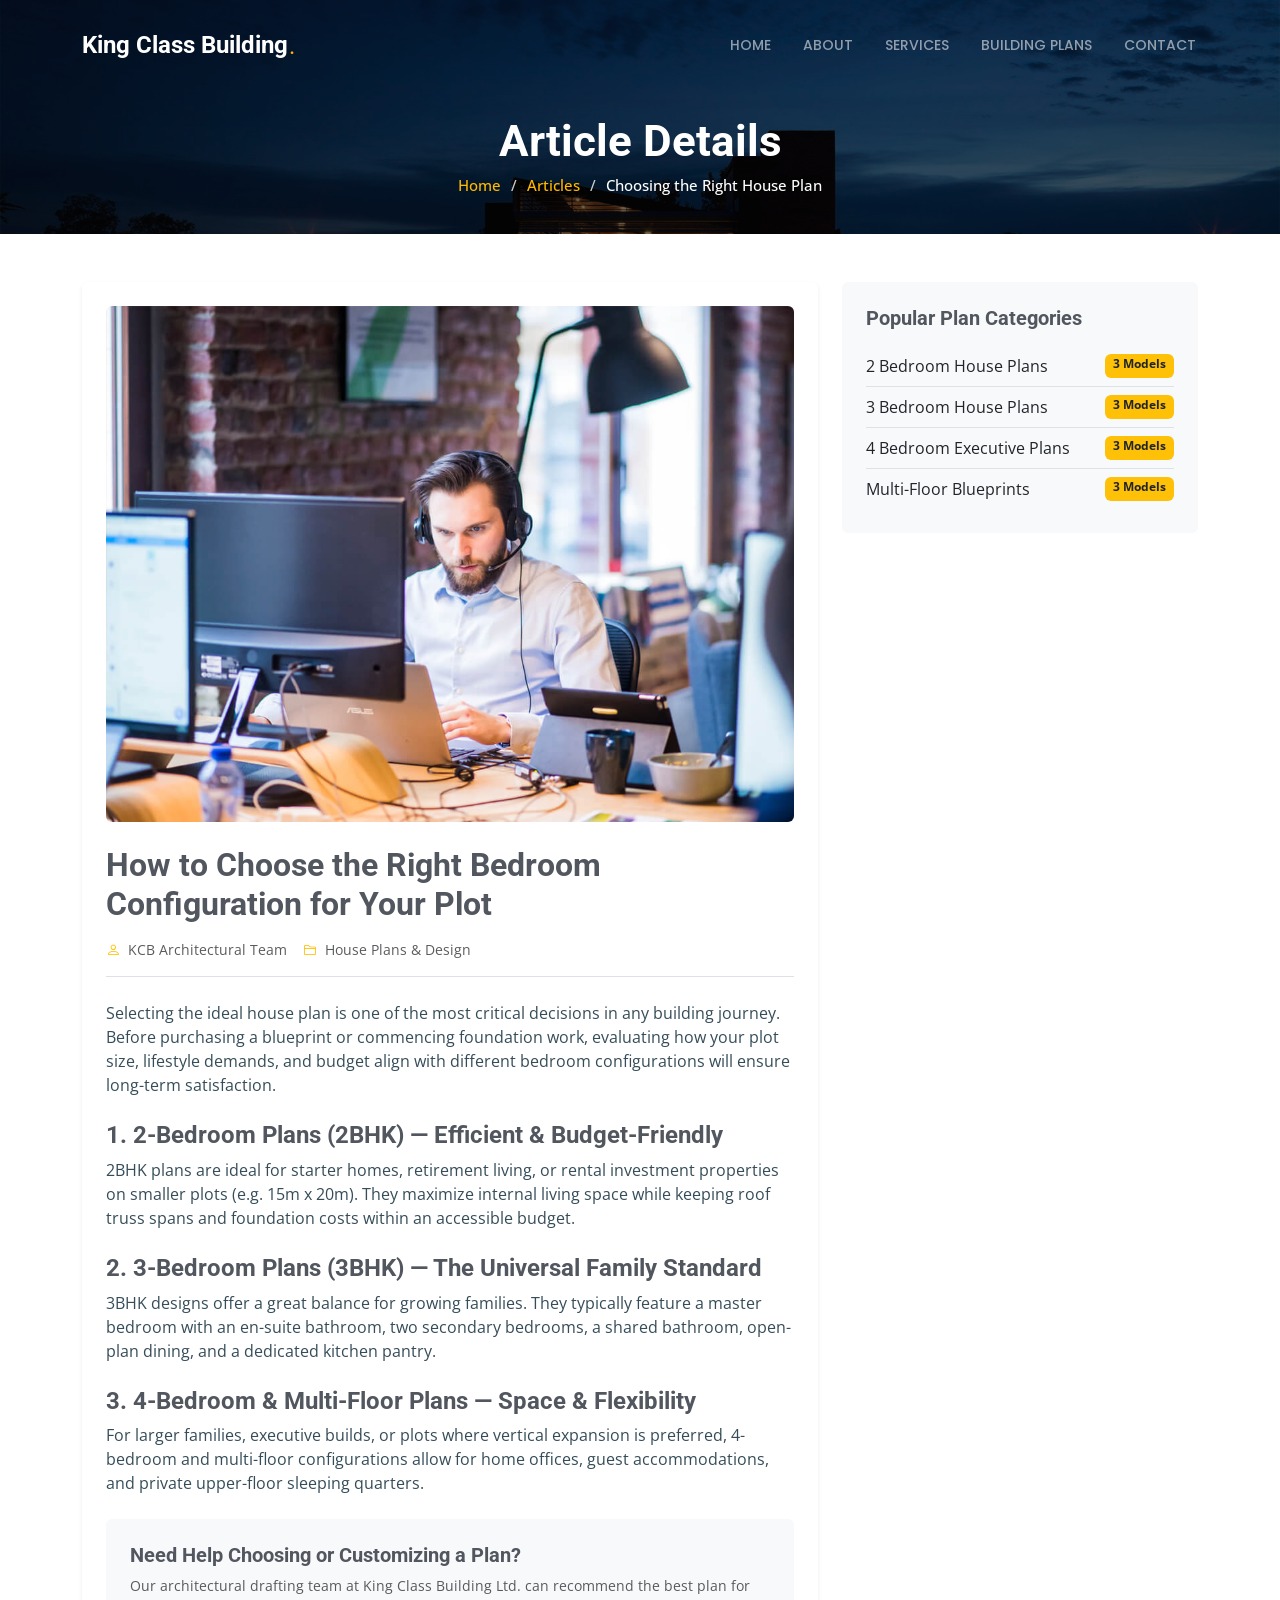
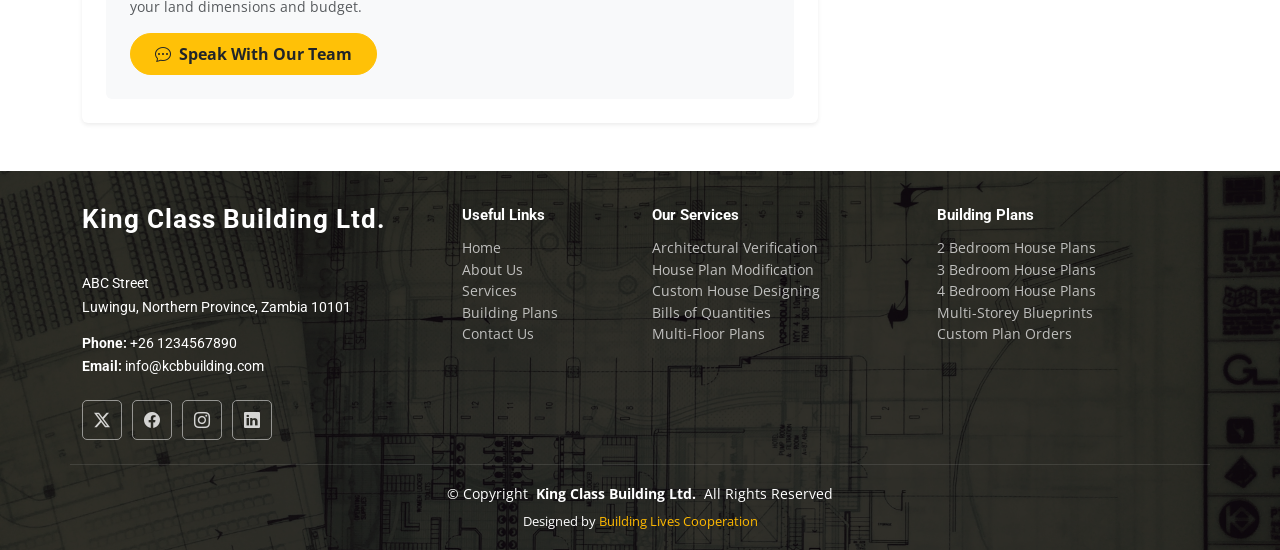
<file: blog-details.html>
<!DOCTYPE html>
<html lang="en">

<head>
  <meta charset="utf-8">
  <meta content="width=device-width, initial-scale=1.0" name="viewport">
  <title>Article Details | King Class Building Ltd.</title>
  <meta content="How to choose the right bedroom configuration and house plan for your residential building project." name="description">
  <meta content="house plan selection, 2BHK vs 3BHK, architectural advice, King Class Building" name="keywords">

  <!-- Favicons -->
  <link href="assets/img/favicon.png" rel="icon">
  <link href="assets/img/apple-touch-icon.png" rel="apple-touch-icon">

  <!-- Fonts -->
  <link href="https://fonts.googleapis.com" rel="preconnect">
  <link href="https://fonts.gstatic.com" rel="preconnect" crossorigin>
  <link href="https://fonts.googleapis.com/css2?family=Roboto:ital,wght@0,100;0,300;0,400;0,500;0,700;0,900;1,100;1,300;1,400;1,500;1,700;1,900&family=Open+Sans:ital,wght@0,300;0,400;0,500;0,600;0,700;0,800;1,300;1,400;1,500;1,600;1,700;1,800&family=Poppins:ital,wght@0,100;0,200;0,300;0,400;0,500;0,600;0,700;0,800;0,900;1,100;1,200;1,300;1,400;1,500;1,600;1,700;1,800&display=swap" rel="stylesheet">

  <!-- Vendor CSS Files -->
  <link href="assets/vendor/bootstrap/css/bootstrap.min.css" rel="stylesheet">
  <link href="assets/vendor/bootstrap-icons/bootstrap-icons.css" rel="stylesheet">
  <link href="assets/vendor/aos/aos.css" rel="stylesheet">
  <link href="assets/vendor/fontawesome-free/css/all.min.css" rel="stylesheet">
  <link href="assets/vendor/glightbox/css/glightbox.min.css" rel="stylesheet">
  <link href="assets/vendor/swiper/swiper-bundle.min.css" rel="stylesheet">

  <!-- Main CSS File -->
  <link href="assets/css/main.css" rel="stylesheet">
</head>

<body class="blog-details-page">

  <header id="header" class="header d-flex align-items-center fixed-top">
    <div class="container-fluid container-xl position-relative d-flex align-items-center justify-content-between">

      <a href="index.html" class="logo d-flex align-items-center">
        <h1 class="sitename">King Class Building</h1> <span>.</span>
      </a>

      <nav id="navmenu" class="navmenu">
        <ul>
          <li><a href="index.html">Home</a></li>
          <li><a href="about.html">About</a></li>
          <li><a href="services.html">Services</a></li>
          <li><a href="projects.html">Building Plans</a></li>
          <li><a href="contact.html">Contact</a></li>
        </ul>
        <i class="mobile-nav-toggle d-xl-none bi bi-list" aria-label="Toggle Navigation"></i>
      </nav>

    </div>
  </header>

  <main class="main">

    <!-- Page Title -->
    <div class="page-title dark-background" style="background-image: url(assets/img/HC3.jpg);">
      <div class="container position-relative">
        <h1>Article Details</h1>
        <nav class="breadcrumbs">
          <ol>
            <li><a href="index.html">Home</a></li>
            <li><a href="blog.html">Articles</a></li>
            <li class="current">Choosing the Right House Plan</li>
          </ol>
        </nav>
      </div>
    </div><!-- End Page Title -->

    <div class="container my-5">
      <div class="row gy-4">

        <div class="col-lg-8" data-aos="fade-up">
          <article class="article p-4 bg-white rounded shadow-sm">

            <div class="post-img mb-4">
              <img src="assets/img/blog/blog-1.jpg" alt="House Plan Selection" class="img-fluid rounded w-100">
            </div>

            <h2 class="title fw-bold mb-3">How to Choose the Right Bedroom Configuration for Your Plot</h2>

            <div class="meta-top d-flex gap-3 text-muted small mb-4 pb-3 border-bottom">
              <span><i class="bi bi-person text-warning me-1"></i> KCB Architectural Team</span>
              <span><i class="bi bi-folder2 text-warning me-1"></i> House Plans &amp; Design</span>
            </div>

            <div class="content">
              <p>
                Selecting the ideal house plan is one of the most critical decisions in any building journey. Before purchasing a blueprint or commencing foundation work, evaluating how your plot size, lifestyle demands, and budget align with different bedroom configurations will ensure long-term satisfaction.
              </p>

              <h4 class="fw-bold mt-4">1. 2-Bedroom Plans (2BHK) — Efficient &amp; Budget-Friendly</h4>
              <p>
                2BHK plans are ideal for starter homes, retirement living, or rental investment properties on smaller plots (e.g. 15m x 20m). They maximize internal living space while keeping roof truss spans and foundation costs within an accessible budget.
              </p>

              <h4 class="fw-bold mt-4">2. 3-Bedroom Plans (3BHK) — The Universal Family Standard</h4>
              <p>
                3BHK designs offer a great balance for growing families. They typically feature a master bedroom with an en-suite bathroom, two secondary bedrooms, a shared bathroom, open-plan dining, and a dedicated kitchen pantry.
              </p>

              <h4 class="fw-bold mt-4">3. 4-Bedroom &amp; Multi-Floor Plans — Space &amp; Flexibility</h4>
              <p>
                For larger families, executive builds, or plots where vertical expansion is preferred, 4-bedroom and multi-floor configurations allow for home offices, guest accommodations, and private upper-floor sleeping quarters.
              </p>

              <div class="p-4 bg-light rounded mt-4">
                <h5 class="fw-bold mb-2">Need Help Choosing or Customizing a Plan?</h5>
                <p class="small text-muted mb-3">Our architectural drafting team at King Class Building Ltd. can recommend the best plan for your land dimensions and budget.</p>
                <a href="contact.html" class="btn btn-warning text-dark fw-bold px-4 py-2 rounded-pill"><i class="bi bi-chat-dots me-2"></i>Speak With Our Team</a>
              </div>
            </div>

          </article>
        </div>

        <div class="col-lg-4" data-aos="fade-up" data-aos-delay="100">
          <div class="p-4 bg-light rounded mb-4">
            <h5 class="fw-bold mb-3">Popular Plan Categories</h5>
            <ul class="list-unstyled mb-0">
              <li class="py-2 border-bottom"><a href="projects.html" class="text-dark d-flex justify-content-between"><span>2 Bedroom House Plans</span> <span class="badge bg-warning text-dark">3 Models</span></a></li>
              <li class="py-2 border-bottom"><a href="projects.html" class="text-dark d-flex justify-content-between"><span>3 Bedroom House Plans</span> <span class="badge bg-warning text-dark">3 Models</span></a></li>
              <li class="py-2 border-bottom"><a href="projects.html" class="text-dark d-flex justify-content-between"><span>4 Bedroom Executive Plans</span> <span class="badge bg-warning text-dark">3 Models</span></a></li>
              <li class="py-2"><a href="projects.html" class="text-dark d-flex justify-content-between"><span>Multi-Floor Blueprints</span> <span class="badge bg-warning text-dark">3 Models</span></a></li>
            </ul>
          </div>
        </div>

      </div>
    </div>

  </main>

  <footer id="footer" class="footer dark-background">

    <div class="container footer-top">
      <div class="row gy-4">
        <div class="col-lg-4 col-md-6 footer-about">
          <a href="index.html" class="logo d-flex align-items-center">
            <span class="sitename">King Class Building Ltd.</span>
          </a>
          <div class="footer-contact pt-3">
            <p>ABC Street</p>
            <p>Luwingu, Northern Province, Zambia 10101</p>
            <p class="mt-3"><strong>Phone:</strong> <span>+26 1234567890</span></p>
            <p><strong>Email:</strong> <span>info@kcbbuilding.com</span></p>
          </div>
          <div class="social-links d-flex mt-4">
            <a href="#" aria-label="Twitter"><i class="bi bi-twitter-x"></i></a>
            <a href="#" aria-label="Facebook"><i class="bi bi-facebook"></i></a>
            <a href="#" aria-label="Instagram"><i class="bi bi-instagram"></i></a>
            <a href="#" aria-label="LinkedIn"><i class="bi bi-linkedin"></i></a>
          </div>
        </div>

        <div class="col-lg-2 col-md-3 footer-links">
          <h4>Useful Links</h4>
          <ul>
            <li><a href="index.html">Home</a></li>
            <li><a href="about.html">About Us</a></li>
            <li><a href="services.html">Services</a></li>
            <li><a href="projects.html">Building Plans</a></li>
            <li><a href="contact.html">Contact Us</a></li>
          </ul>
        </div>

        <div class="col-lg-3 col-md-3 footer-links">
          <h4>Our Services</h4>
          <ul>
            <li><a href="services.html">Architectural Verification</a></li>
            <li><a href="services.html">House Plan Modification</a></li>
            <li><a href="services.html">Custom House Designing</a></li>
            <li><a href="services.html">Bills of Quantities</a></li>
            <li><a href="projects.html">Multi-Floor Plans</a></li>
          </ul>
        </div>

        <div class="col-lg-3 col-md-6 footer-links">
          <h4>Building Plans</h4>
          <ul>
            <li><a href="projects.html">2 Bedroom House Plans</a></li>
            <li><a href="projects.html">3 Bedroom House Plans</a></li>
            <li><a href="projects.html">4 Bedroom House Plans</a></li>
            <li><a href="projects.html">Multi-Storey Blueprints</a></li>
            <li><a href="contact.html">Custom Plan Orders</a></li>
          </ul>
        </div>
      </div>
    </div>

    <div class="container copyright text-center mt-4">
      <p>© <span>Copyright</span> <strong class="px-1 sitename">King Class Building Ltd.</strong> <span>All Rights Reserved</span></p>
      <div class="credits">
        Designed by <a href="#">Building Lives Cooperation</a>
      </div>
    </div>

  </footer>

  <!-- Scroll Top -->
  <a href="#" id="scroll-top" class="scroll-top d-flex align-items-center justify-content-center" aria-label="Scroll to top"><i class="bi bi-arrow-up-short"></i></a>

  <!-- Preloader -->
  <div id="preloader"></div>

  <!-- Vendor JS Files -->
  <script src="assets/vendor/bootstrap/js/bootstrap.bundle.min.js"></script>
  <script src="assets/vendor/php-email-form/validate.js"></script>
  <script src="assets/vendor/aos/aos.js"></script>
  <script src="assets/vendor/glightbox/js/glightbox.min.js"></script>
  <script src="assets/vendor/imagesloaded/imagesloaded.pkgd.min.js"></script>
  <script src="assets/vendor/isotope-layout/isotope.pkgd.min.js"></script>
  <script src="assets/vendor/swiper/swiper-bundle.min.js"></script>
  <script src="assets/vendor/purecounter/purecounter_vanilla.js"></script>

  <!-- Main JS File -->
  <script src="assets/js/main.js"></script>

</body>

</html>
</file>
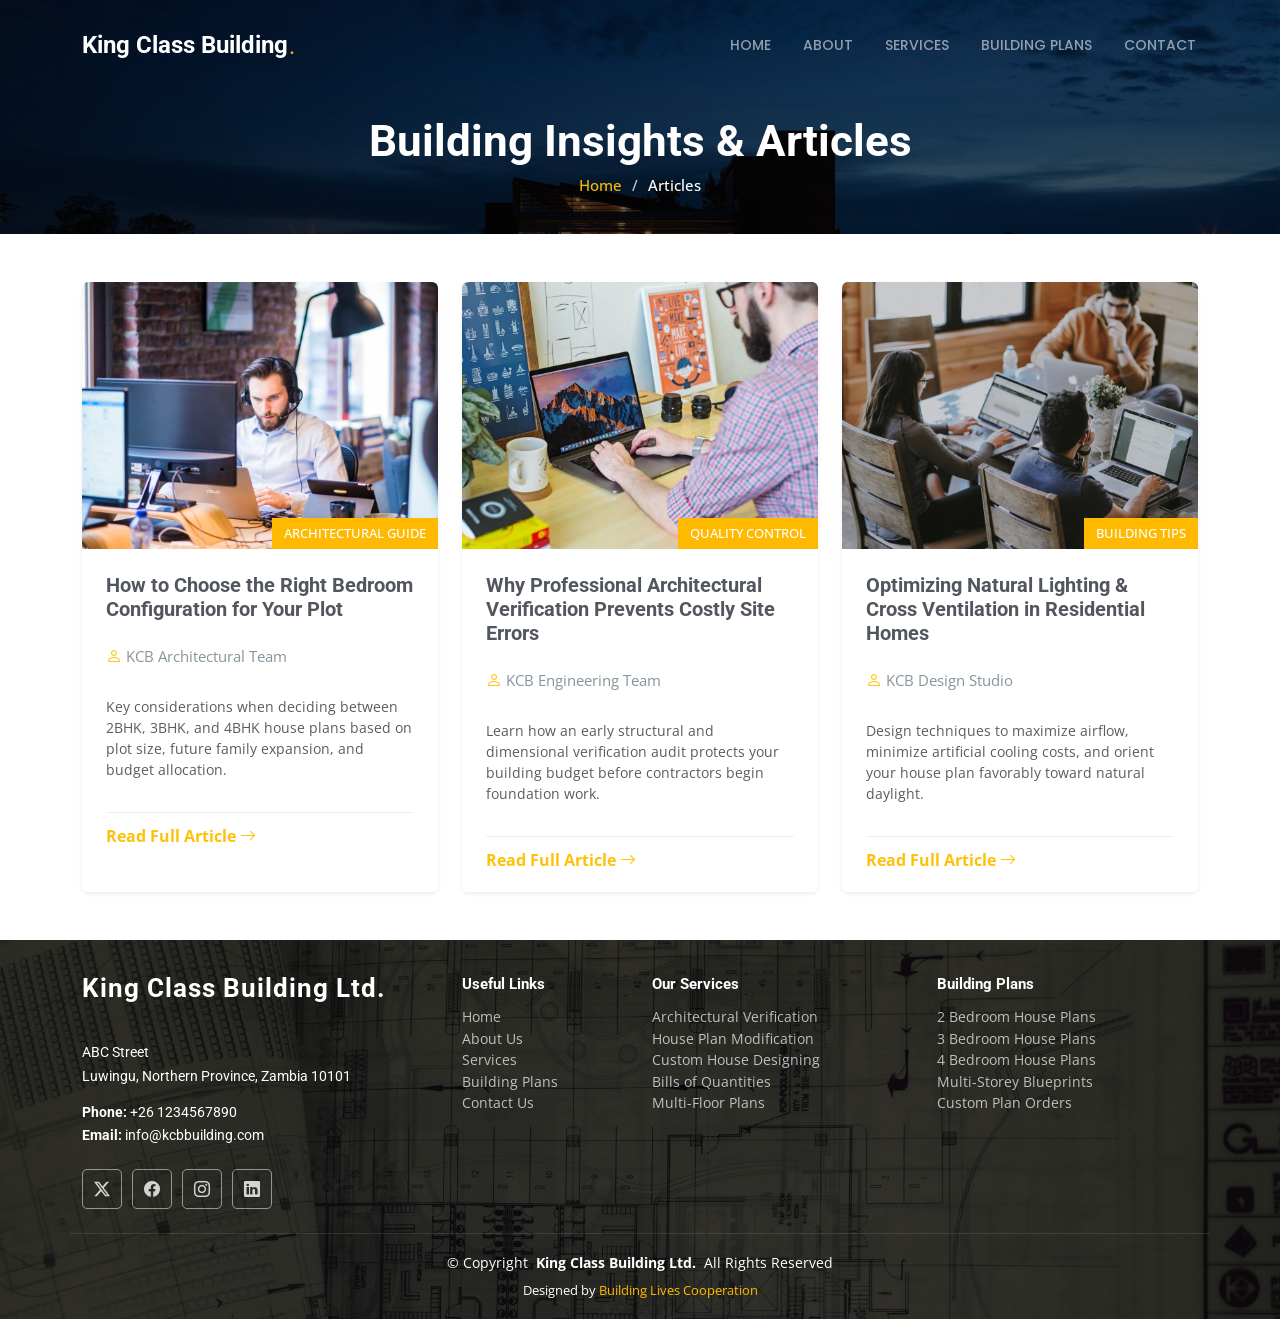
<file: blog.html>
<!DOCTYPE html>
<html lang="en">

<head>
  <meta charset="utf-8">
  <meta content="width=device-width, initial-scale=1.0" name="viewport">
  <title>Building Insights &amp; Articles | King Class Building Ltd.</title>
  <meta content="Read construction insights, house plan selection guides, and architectural design tips from King Class Building Ltd." name="description">
  <meta content="building insights, house plan tips, architectural articles, Zambia construction advice" name="keywords">

  <!-- Favicons -->
  <link href="assets/img/favicon.png" rel="icon">
  <link href="assets/img/apple-touch-icon.png" rel="apple-touch-icon">

  <!-- Fonts -->
  <link href="https://fonts.googleapis.com" rel="preconnect">
  <link href="https://fonts.gstatic.com" rel="preconnect" crossorigin>
  <link href="https://fonts.googleapis.com/css2?family=Roboto:ital,wght@0,100;0,300;0,400;0,500;0,700;0,900;1,100;1,300;1,400;1,500;1,700;1,900&family=Open+Sans:ital,wght@0,300;0,400;0,500;0,600;0,700;0,800;1,300;1,400;1,500;1,600;1,700;1,800&family=Poppins:ital,wght@0,100;0,200;0,300;0,400;0,500;0,600;0,700;0,800;0,900;1,100;1,200;1,300;1,400;1,500;1,600;1,700;1,800&display=swap" rel="stylesheet">

  <!-- Vendor CSS Files -->
  <link href="assets/vendor/bootstrap/css/bootstrap.min.css" rel="stylesheet">
  <link href="assets/vendor/bootstrap-icons/bootstrap-icons.css" rel="stylesheet">
  <link href="assets/vendor/aos/aos.css" rel="stylesheet">
  <link href="assets/vendor/fontawesome-free/css/all.min.css" rel="stylesheet">
  <link href="assets/vendor/glightbox/css/glightbox.min.css" rel="stylesheet">
  <link href="assets/vendor/swiper/swiper-bundle.min.css" rel="stylesheet">

  <!-- Main CSS File -->
  <link href="assets/css/main.css" rel="stylesheet">
</head>

<body class="blog-page">

  <header id="header" class="header d-flex align-items-center fixed-top">
    <div class="container-fluid container-xl position-relative d-flex align-items-center justify-content-between">

      <a href="index.html" class="logo d-flex align-items-center">
        <h1 class="sitename">King Class Building</h1> <span>.</span>
      </a>

      <nav id="navmenu" class="navmenu">
        <ul>
          <li><a href="index.html">Home</a></li>
          <li><a href="about.html">About</a></li>
          <li><a href="services.html">Services</a></li>
          <li><a href="projects.html">Building Plans</a></li>
          <li><a href="contact.html">Contact</a></li>
        </ul>
        <i class="mobile-nav-toggle d-xl-none bi bi-list" aria-label="Toggle Navigation"></i>
      </nav>

    </div>
  </header>

  <main class="main">

    <!-- Page Title -->
    <div class="page-title dark-background" style="background-image: url(assets/img/HC3.jpg);">
      <div class="container position-relative">
        <h1>Building Insights &amp; Articles</h1>
        <nav class="breadcrumbs">
          <ol>
            <li><a href="index.html">Home</a></li>
            <li class="current">Articles</li>
          </ol>
        </nav>
      </div>
    </div><!-- End Page Title -->

    <!-- Blog Posts Section -->
    <section id="blog-posts" class="blog-posts section">

      <div class="container">

        <div class="row gy-4">

          <div class="col-lg-4 col-md-6">
            <article class="position-relative h-100 rounded overflow-hidden shadow-sm">
              <div class="post-img position-relative overflow-hidden">
                <img src="assets/img/blog/blog-1.jpg" class="img-fluid w-100" alt="Choosing the right house plan">
                <span class="post-date">Architectural Guide</span>
              </div>
              <div class="post-content d-flex flex-column p-4 bg-white">
                <h3 class="post-title fw-bold fs-5">How to Choose the Right Bedroom Configuration for Your Plot</h3>
                <div class="meta d-flex align-items-center text-muted small my-2">
                  <i class="bi bi-person me-1 text-warning"></i> <span>KCB Architectural Team</span>
                </div>
                <p class="text-muted small">Key considerations when deciding between 2BHK, 3BHK, and 4BHK house plans based on plot size, future family expansion, and budget allocation.</p>
                <hr>
                <a href="blog-details.html" class="readmore stretched-link text-warning fw-bold"><span>Read Full Article</span><i class="bi bi-arrow-right ms-1"></i></a>
              </div>
            </article>
          </div><!-- End post list item -->

          <div class="col-lg-4 col-md-6">
            <article class="position-relative h-100 rounded overflow-hidden shadow-sm">
              <div class="post-img position-relative overflow-hidden">
                <img src="assets/img/blog/blog-2.jpg" class="img-fluid w-100" alt="Architectural plan verification benefits">
                <span class="post-date">Quality Control</span>
              </div>
              <div class="post-content d-flex flex-column p-4 bg-white">
                <h3 class="post-title fw-bold fs-5">Why Professional Architectural Verification Prevents Costly Site Errors</h3>
                <div class="meta d-flex align-items-center text-muted small my-2">
                  <i class="bi bi-person me-1 text-warning"></i> <span>KCB Engineering Team</span>
                </div>
                <p class="text-muted small">Learn how an early structural and dimensional verification audit protects your building budget before contractors begin foundation work.</p>
                <hr>
                <a href="blog-details.html" class="readmore stretched-link text-warning fw-bold"><span>Read Full Article</span><i class="bi bi-arrow-right ms-1"></i></a>
              </div>
            </article>
          </div><!-- End post list item -->

          <div class="col-lg-4 col-md-6">
            <article class="position-relative h-100 rounded overflow-hidden shadow-sm">
              <div class="post-img position-relative overflow-hidden">
                <img src="assets/img/blog/blog-3.jpg" class="img-fluid w-100" alt="Modern house design tips">
                <span class="post-date">Building Tips</span>
              </div>
              <div class="post-content d-flex flex-column p-4 bg-white">
                <h3 class="post-title fw-bold fs-5">Optimizing Natural Lighting &amp; Cross Ventilation in Residential Homes</h3>
                <div class="meta d-flex align-items-center text-muted small my-2">
                  <i class="bi bi-person me-1 text-warning"></i> <span>KCB Design Studio</span>
                </div>
                <p class="text-muted small">Design techniques to maximize airflow, minimize artificial cooling costs, and orient your house plan favorably toward natural daylight.</p>
                <hr>
                <a href="blog-details.html" class="readmore stretched-link text-warning fw-bold"><span>Read Full Article</span><i class="bi bi-arrow-right ms-1"></i></a>
              </div>
            </article>
          </div><!-- End post list item -->

        </div>

      </div>

    </section><!-- /Blog Posts Section -->

  </main>

  <footer id="footer" class="footer dark-background">

    <div class="container footer-top">
      <div class="row gy-4">
        <div class="col-lg-4 col-md-6 footer-about">
          <a href="index.html" class="logo d-flex align-items-center">
            <span class="sitename">King Class Building Ltd.</span>
          </a>
          <div class="footer-contact pt-3">
            <p>ABC Street</p>
            <p>Luwingu, Northern Province, Zambia 10101</p>
            <p class="mt-3"><strong>Phone:</strong> <span>+26 1234567890</span></p>
            <p><strong>Email:</strong> <span>info@kcbbuilding.com</span></p>
          </div>
          <div class="social-links d-flex mt-4">
            <a href="#" aria-label="Twitter"><i class="bi bi-twitter-x"></i></a>
            <a href="#" aria-label="Facebook"><i class="bi bi-facebook"></i></a>
            <a href="#" aria-label="Instagram"><i class="bi bi-instagram"></i></a>
            <a href="#" aria-label="LinkedIn"><i class="bi bi-linkedin"></i></a>
          </div>
        </div>

        <div class="col-lg-2 col-md-3 footer-links">
          <h4>Useful Links</h4>
          <ul>
            <li><a href="index.html">Home</a></li>
            <li><a href="about.html">About Us</a></li>
            <li><a href="services.html">Services</a></li>
            <li><a href="projects.html">Building Plans</a></li>
            <li><a href="contact.html">Contact Us</a></li>
          </ul>
        </div>

        <div class="col-lg-3 col-md-3 footer-links">
          <h4>Our Services</h4>
          <ul>
            <li><a href="services.html">Architectural Verification</a></li>
            <li><a href="services.html">House Plan Modification</a></li>
            <li><a href="services.html">Custom House Designing</a></li>
            <li><a href="services.html">Bills of Quantities</a></li>
            <li><a href="projects.html">Multi-Floor Plans</a></li>
          </ul>
        </div>

        <div class="col-lg-3 col-md-6 footer-links">
          <h4>Building Plans</h4>
          <ul>
            <li><a href="projects.html">2 Bedroom House Plans</a></li>
            <li><a href="projects.html">3 Bedroom House Plans</a></li>
            <li><a href="projects.html">4 Bedroom House Plans</a></li>
            <li><a href="projects.html">Multi-Storey Blueprints</a></li>
            <li><a href="contact.html">Custom Plan Orders</a></li>
          </ul>
        </div>
      </div>
    </div>

    <div class="container copyright text-center mt-4">
      <p>© <span>Copyright</span> <strong class="px-1 sitename">King Class Building Ltd.</strong> <span>All Rights Reserved</span></p>
      <div class="credits">
        Designed by <a href="#">Building Lives Cooperation</a>
      </div>
    </div>

  </footer>

  <!-- Scroll Top -->
  <a href="#" id="scroll-top" class="scroll-top d-flex align-items-center justify-content-center" aria-label="Scroll to top"><i class="bi bi-arrow-up-short"></i></a>

  <!-- Preloader -->
  <div id="preloader"></div>

  <!-- Vendor JS Files -->
  <script src="assets/vendor/bootstrap/js/bootstrap.bundle.min.js"></script>
  <script src="assets/vendor/php-email-form/validate.js"></script>
  <script src="assets/vendor/aos/aos.js"></script>
  <script src="assets/vendor/glightbox/js/glightbox.min.js"></script>
  <script src="assets/vendor/imagesloaded/imagesloaded.pkgd.min.js"></script>
  <script src="assets/vendor/isotope-layout/isotope.pkgd.min.js"></script>
  <script src="assets/vendor/swiper/swiper-bundle.min.js"></script>
  <script src="assets/vendor/purecounter/purecounter_vanilla.js"></script>

  <!-- Main JS File -->
  <script src="assets/js/main.js"></script>

</body>

</html>
</file>
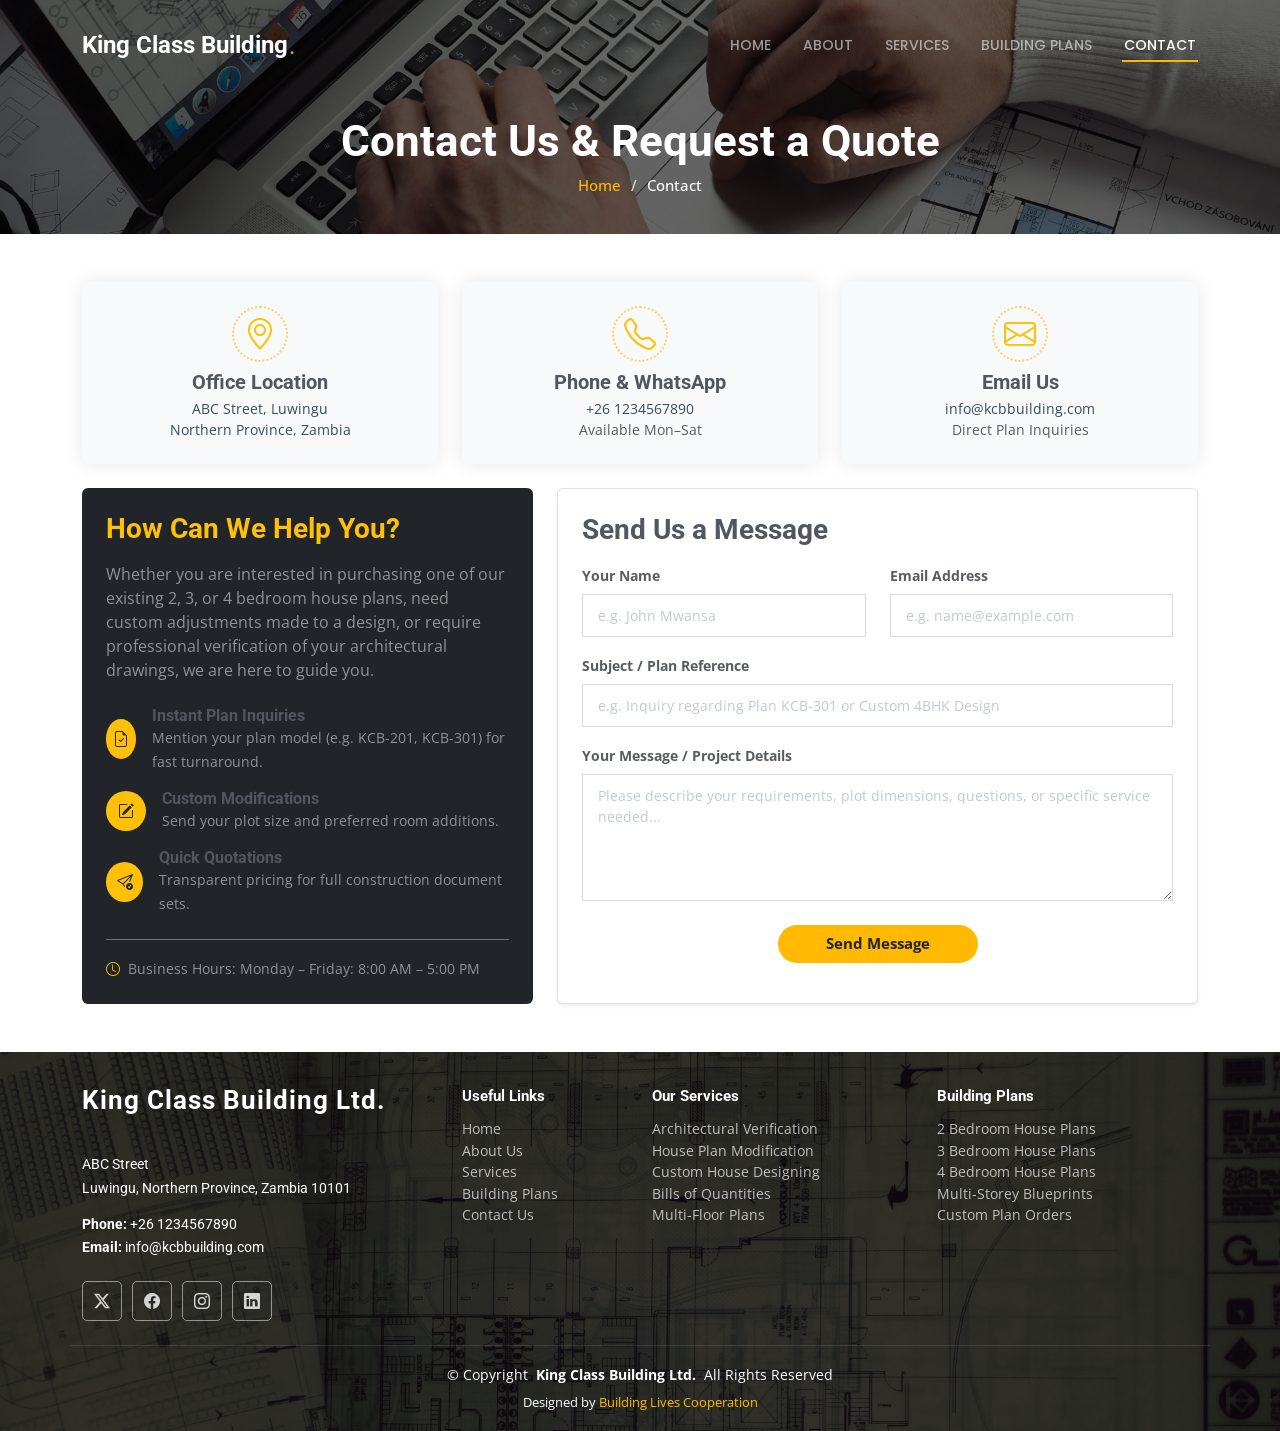
<file: contact.html>
<!DOCTYPE html>
<html lang="en">

<head>
  <meta charset="utf-8">
  <meta content="width=device-width, initial-scale=1.0" name="viewport">
  <title>Contact Us &amp; Request a Quote | King Class Building Ltd.</title>
  <meta content="Contact King Class Building Ltd. to enquire about building plans, order blueprints, request custom modifications, or receive an architectural quote." name="description">
  <meta content="contact King Class Building, order house plans Zambia, architectural consultation Luwingu, building plans quote" name="keywords">

  <!-- Favicons -->
  <link href="assets/img/favicon.png" rel="icon">
  <link href="assets/img/apple-touch-icon.png" rel="apple-touch-icon">

  <!-- Fonts -->
  <link href="https://fonts.googleapis.com" rel="preconnect">
  <link href="https://fonts.gstatic.com" rel="preconnect" crossorigin>
  <link href="https://fonts.googleapis.com/css2?family=Roboto:ital,wght@0,100;0,300;0,400;0,500;0,700;0,900;1,100;1,300;1,400;1,500;1,700;1,900&family=Open+Sans:ital,wght@0,300;0,400;0,500;0,600;0,700;0,800;1,300;1,400;1,500;1,600;1,700;1,800&family=Poppins:ital,wght@0,100;0,200;0,300;0,400;0,500;0,600;0,700;0,800;0,900;1,100;1,200;1,300;1,400;1,500;1,600;1,700;1,800;1,900&display=swap" rel="stylesheet">

  <!-- Vendor CSS Files -->
  <link href="assets/vendor/bootstrap/css/bootstrap.min.css" rel="stylesheet">
  <link href="assets/vendor/bootstrap-icons/bootstrap-icons.css" rel="stylesheet">
  <link href="assets/vendor/aos/aos.css" rel="stylesheet">
  <link href="assets/vendor/fontawesome-free/css/all.min.css" rel="stylesheet">
  <link href="assets/vendor/glightbox/css/glightbox.min.css" rel="stylesheet">
  <link href="assets/vendor/swiper/swiper-bundle.min.css" rel="stylesheet">

  <!-- Main CSS File -->
  <link href="assets/css/main.css" rel="stylesheet">
</head>

<body class="contact-page">

  <header id="header" class="header d-flex align-items-center fixed-top">
    <div class="container-fluid container-xl position-relative d-flex align-items-center justify-content-between">

      <a href="index.html" class="logo d-flex align-items-center">
        <h1 class="sitename">King Class Building</h1> <span>.</span>
      </a>

      <nav id="navmenu" class="navmenu">
        <ul>
          <li><a href="index.html">Home</a></li>
          <li><a href="about.html">About</a></li>
          <li><a href="services.html">Services</a></li>
          <li><a href="projects.html">Building Plans</a></li>
          <li><a href="contact.html" class="active">Contact</a></li>
        </ul>
        <i class="mobile-nav-toggle d-xl-none bi bi-list" aria-label="Toggle Navigation"></i>
      </nav>

    </div>
  </header>

  <main class="main">

    <!-- Page Title -->
    <div class="page-title dark-background" style="background-image: url(assets/img/CNT.jpg);">
      <div class="container position-relative">
        <h1>Contact Us &amp; Request a Quote</h1>
        <nav class="breadcrumbs">
          <ol>
            <li><a href="index.html">Home</a></li>
            <li class="current">Contact</li>
          </ol>
        </nav>
      </div>
    </div><!-- End Page Title -->

    <!-- Contact Section -->
    <section id="contact" class="contact section">

      <div class="container" data-aos="fade-up" data-aos-delay="100">

        <div class="row gy-3 gy-md-4 mb-4">

          <div class="col-lg-4 col-md-4 col-12">
            <div class="info-item d-flex flex-column justify-content-center align-items-center h-100 p-3 p-md-4 bg-light rounded text-center" data-aos="fade-up" data-aos-delay="200">
              <i class="bi bi-geo-alt fs-2 text-warning mb-2"></i>
              <h5 class="fw-bold mb-1">Office Location</h5>
              <p class="mb-0 small">ABC Street, Luwingu<br>Northern Province, Zambia</p>
            </div>
          </div><!-- End Info Item -->

          <div class="col-lg-4 col-md-4 col-12">
            <div class="info-item d-flex flex-column justify-content-center align-items-center h-100 p-3 p-md-4 bg-light rounded text-center" data-aos="fade-up" data-aos-delay="300">
              <i class="bi bi-telephone fs-2 text-warning mb-2"></i>
              <h5 class="fw-bold mb-1">Phone &amp; WhatsApp</h5>
              <p class="mb-0 small">+26 1234567890<br><span class="text-muted">Available Mon–Sat</span></p>
            </div>
          </div><!-- End Info Item -->

          <div class="col-lg-4 col-md-4 col-12">
            <div class="info-item d-flex flex-column justify-content-center align-items-center h-100 p-3 p-md-4 bg-light rounded text-center" data-aos="fade-up" data-aos-delay="400">
              <i class="bi bi-envelope fs-2 text-warning mb-2"></i>
              <h5 class="fw-bold mb-1">Email Us</h5>
              <p class="mb-0 small">info@kcbbuilding.com<br><span class="text-muted">Direct Plan Inquiries</span></p>
            </div>
          </div><!-- End Info Item -->

        </div>

        <div class="row gy-4">
          <div class="col-lg-5" data-aos="fade-up" data-aos-delay="300">
            <div class="p-4 bg-dark text-white rounded h-100 d-flex flex-column justify-content-between">
              <div>
                <h3 class="fw-bold text-warning mb-3">How Can We Help You?</h3>
                <p class="text-white-50 mb-4">Whether you are interested in purchasing one of our existing 2, 3, or 4 bedroom house plans, need custom adjustments made to a design, or require professional verification of your architectural drawings, we are here to guide you.</p>
                
                <div class="d-flex align-items-center gap-3 mb-3">
                  <div class="bg-warning text-dark rounded-circle d-flex align-items-center justify-content-center" style="width: 40px; height: 40px;"><i class="bi bi-file-earmark-check"></i></div>
                  <div>
                    <h6 class="mb-0 fw-bold">Instant Plan Inquiries</h6>
                    <small class="text-white-50">Mention your plan model (e.g. KCB-201, KCB-301) for fast turnaround.</small>
                  </div>
                </div>

                <div class="d-flex align-items-center gap-3 mb-3">
                  <div class="bg-warning text-dark rounded-circle d-flex align-items-center justify-content-center" style="width: 40px; height: 40px;"><i class="bi bi-pencil-square"></i></div>
                  <div>
                    <h6 class="mb-0 fw-bold">Custom Modifications</h6>
                    <small class="text-white-50">Send your plot size and preferred room additions.</small>
                  </div>
                </div>

                <div class="d-flex align-items-center gap-3">
                  <div class="bg-warning text-dark rounded-circle d-flex align-items-center justify-content-center" style="width: 40px; height: 40px;"><i class="bi bi-send-check"></i></div>
                  <div>
                    <h6 class="mb-0 fw-bold">Quick Quotations</h6>
                    <small class="text-white-50">Transparent pricing for full construction document sets.</small>
                  </div>
                </div>
              </div>

              <div class="mt-4 pt-3 border-top border-secondary">
                <small class="text-white-50"><i class="bi bi-clock me-1 text-warning"></i> Business Hours: Monday – Friday: 8:00 AM – 5:00 PM</small>
              </div>
            </div>
          </div><!-- End Info Column -->

          <div class="col-lg-7">
            <form action="forms/contact.php" method="post" class="php-email-form p-4 border rounded bg-white shadow-sm" data-aos="fade-up" data-aos-delay="400">
              <h3 class="fw-bold mb-3">Send Us a Message</h3>
              <div class="row gy-3">

                <div class="col-md-6">
                  <label for="contact-name" class="form-label small fw-bold text-muted">Your Name</label>
                  <input type="text" id="contact-name" name="name" class="form-control" placeholder="e.g. John Mwansa" required="">
                </div>

                <div class="col-md-6">
                  <label for="contact-email" class="form-label small fw-bold text-muted">Email Address</label>
                  <input type="email" id="contact-email" class="form-control" name="email" placeholder="e.g. name@example.com" required="">
                </div>

                <div class="col-md-12">
                  <label for="contact-subject" class="form-label small fw-bold text-muted">Subject / Plan Reference</label>
                  <input type="text" id="contact-subject" class="form-control" name="subject" placeholder="e.g. Inquiry regarding Plan KCB-301 or Custom 4BHK Design" required="">
                </div>

                <div class="col-md-12">
                  <label for="contact-message" class="form-label small fw-bold text-muted">Your Message / Project Details</label>
                  <textarea id="contact-message" class="form-control" name="message" rows="5" placeholder="Please describe your requirements, plot dimensions, questions, or specific service needed..." required=""></textarea>
                </div>

                <div class="col-md-12 text-center mt-4">
                  <div class="loading">Sending your message...</div>
                  <div class="error-message"></div>
                  <div class="sent-message">Your message has been sent successfully. Thank you!</div>

                  <button type="submit" class="btn btn-warning text-dark fw-bold px-5 py-2 rounded-pill">Send Message</button>
                </div>

              </div>
            </form>
          </div><!-- End Contact Form -->

        </div>

      </div>

    </section><!-- /Contact Section -->

  </main>

  <footer id="footer" class="footer dark-background">

    <div class="container footer-top">
      <div class="row gy-4">
        <div class="col-lg-4 col-md-6 footer-about">
          <a href="index.html" class="logo d-flex align-items-center">
            <span class="sitename">King Class Building Ltd.</span>
          </a>
          <div class="footer-contact pt-3">
            <p>ABC Street</p>
            <p>Luwingu, Northern Province, Zambia 10101</p>
            <p class="mt-3"><strong>Phone:</strong> <span>+26 1234567890</span></p>
            <p><strong>Email:</strong> <span>info@kcbbuilding.com</span></p>
          </div>
          <div class="social-links d-flex mt-4">
            <a href="#" aria-label="Twitter"><i class="bi bi-twitter-x"></i></a>
            <a href="#" aria-label="Facebook"><i class="bi bi-facebook"></i></a>
            <a href="#" aria-label="Instagram"><i class="bi bi-instagram"></i></a>
            <a href="#" aria-label="LinkedIn"><i class="bi bi-linkedin"></i></a>
          </div>
        </div>

        <div class="col-lg-2 col-md-3 footer-links">
          <h4>Useful Links</h4>
          <ul>
            <li><a href="index.html">Home</a></li>
            <li><a href="about.html">About Us</a></li>
            <li><a href="services.html">Services</a></li>
            <li><a href="projects.html">Building Plans</a></li>
            <li><a href="contact.html">Contact Us</a></li>
          </ul>
        </div>

        <div class="col-lg-3 col-md-3 footer-links">
          <h4>Our Services</h4>
          <ul>
            <li><a href="services.html">Architectural Verification</a></li>
            <li><a href="services.html">House Plan Modification</a></li>
            <li><a href="services.html">Custom House Designing</a></li>
            <li><a href="services.html">Bills of Quantities</a></li>
            <li><a href="projects.html">Multi-Floor Plans</a></li>
          </ul>
        </div>

        <div class="col-lg-3 col-md-6 footer-links">
          <h4>Building Plans</h4>
          <ul>
            <li><a href="projects.html">2 Bedroom House Plans</a></li>
            <li><a href="projects.html">3 Bedroom House Plans</a></li>
            <li><a href="projects.html">4 Bedroom House Plans</a></li>
            <li><a href="projects.html">Multi-Storey Blueprints</a></li>
            <li><a href="contact.html">Custom Plan Orders</a></li>
          </ul>
        </div>
      </div>
    </div>

    <div class="container copyright text-center mt-4">
      <p>© <span>Copyright</span> <strong class="px-1 sitename">King Class Building Ltd.</strong> <span>All Rights Reserved</span></p>
      <div class="credits">
        Designed by <a href="#">Building Lives Cooperation</a>
      </div>
    </div>

  </footer>

  <!-- Scroll Top -->
  <a href="#" id="scroll-top" class="scroll-top d-flex align-items-center justify-content-center" aria-label="Scroll to top"><i class="bi bi-arrow-up-short"></i></a>

  <!-- Preloader -->
  <div id="preloader"></div>

  <!-- Vendor JS Files -->
  <script src="assets/vendor/bootstrap/js/bootstrap.bundle.min.js"></script>
  <script src="assets/vendor/php-email-form/validate.js"></script>
  <script src="assets/vendor/aos/aos.js"></script>
  <script src="assets/vendor/glightbox/js/glightbox.min.js"></script>
  <script src="assets/vendor/imagesloaded/imagesloaded.pkgd.min.js"></script>
  <script src="assets/vendor/isotope-layout/isotope.pkgd.min.js"></script>
  <script src="assets/vendor/swiper/swiper-bundle.min.js"></script>
  <script src="assets/vendor/purecounter/purecounter_vanilla.js"></script>

  <!-- Main JS File -->
  <script src="assets/js/main.js"></script>

</body>

</html>
</file>
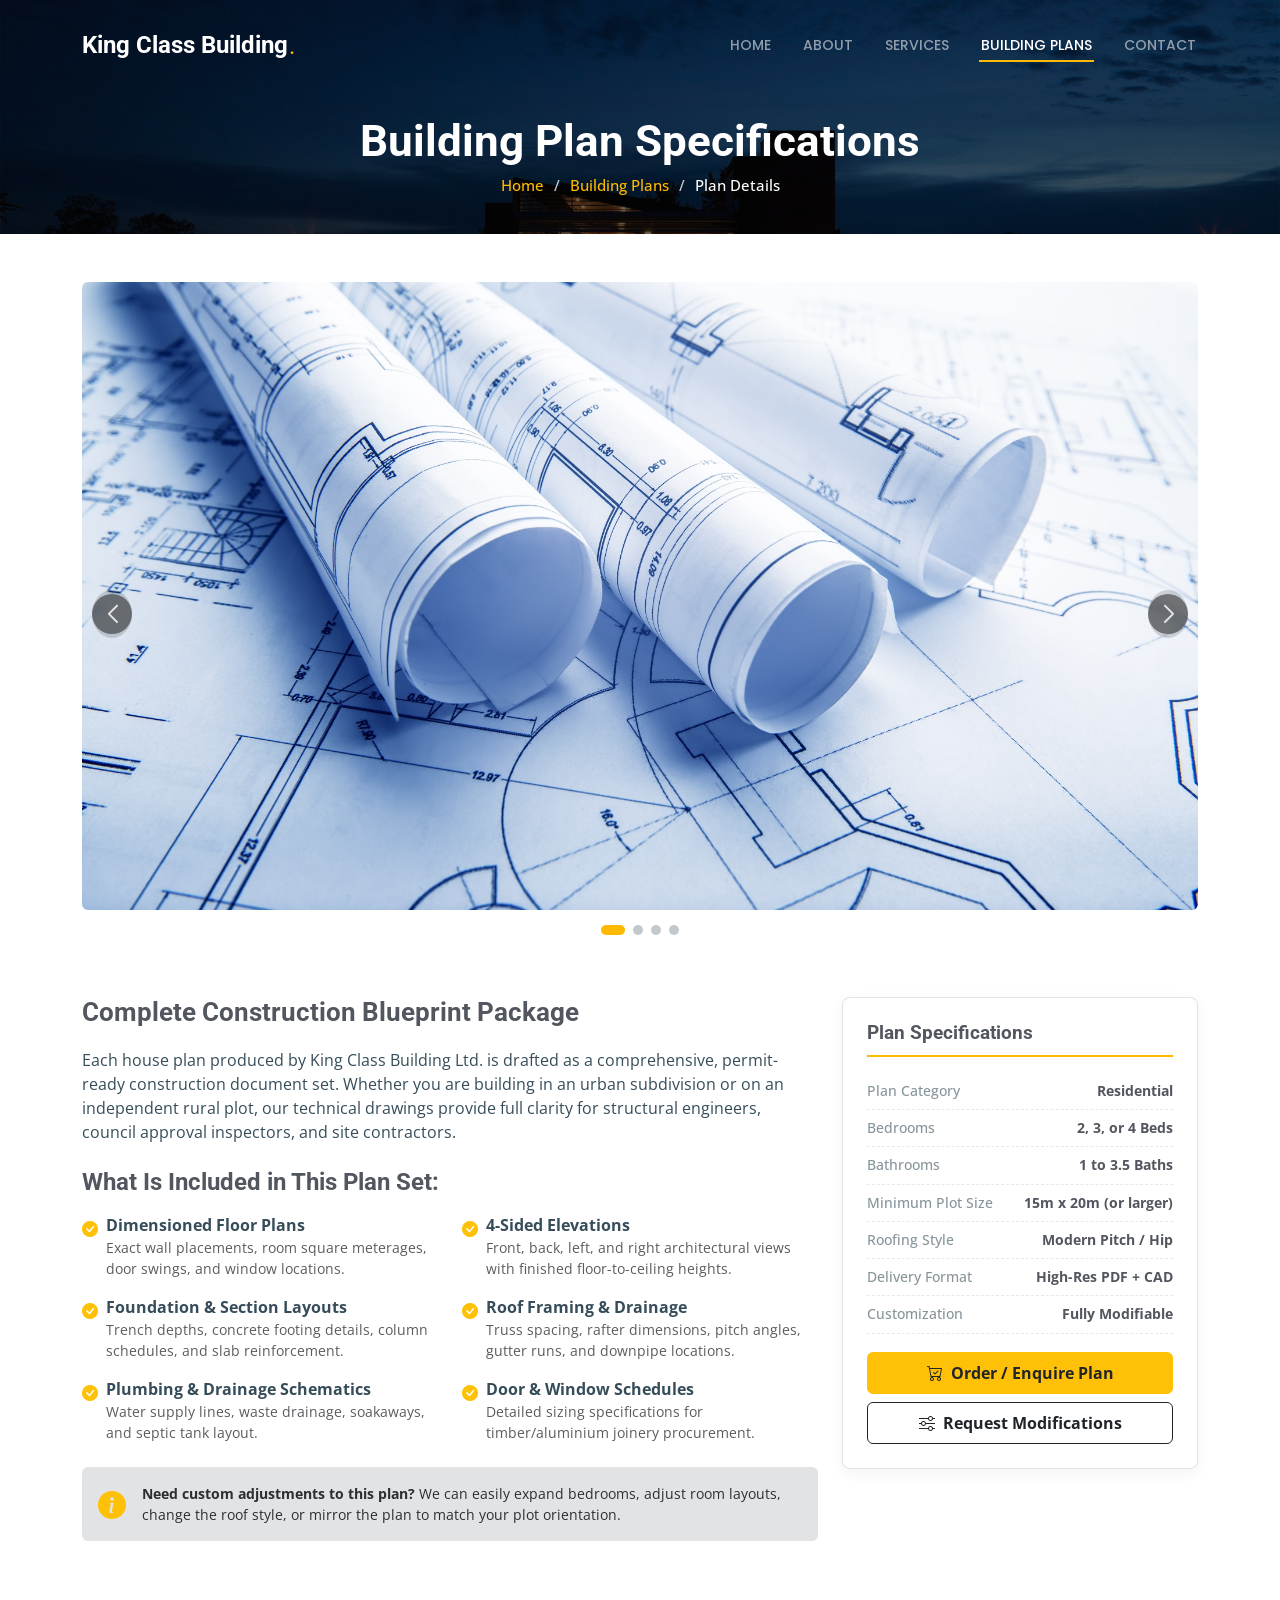
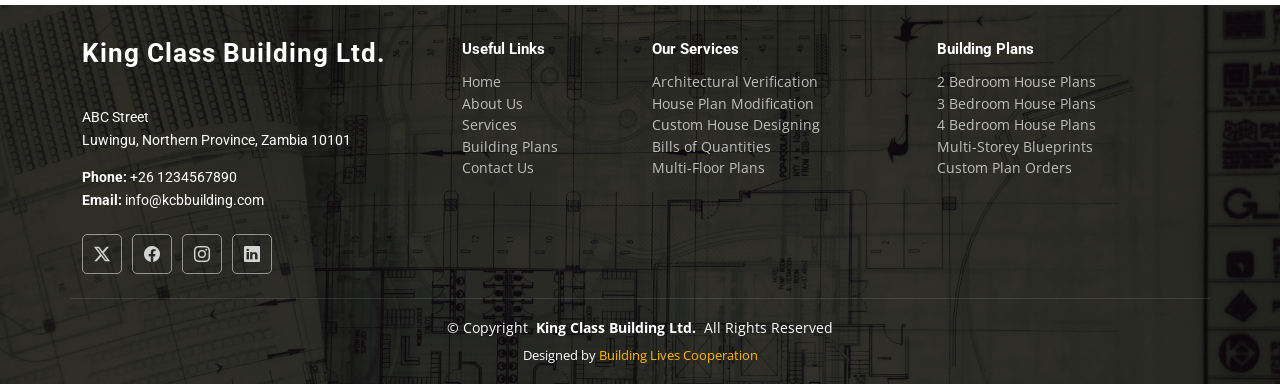
<file: project-details.html>
<!DOCTYPE html>
<html lang="en">

<head>
  <meta charset="utf-8">
  <meta content="width=device-width, initial-scale=1.0" name="viewport">
  <title>Building Plan Details | King Class Building Ltd.</title>
  <meta content="View detailed architectural specifications, room schedules, floor layouts, and package inclusions for King Class Building Ltd. house plans." name="description">
  <meta content="building plan specifications, floor plan blueprint, house plan details, King Class Building, architectural package" name="keywords">

  <!-- Favicons -->
  <link href="assets/img/favicon.png" rel="icon">
  <link href="assets/img/apple-touch-icon.png" rel="apple-touch-icon">

  <!-- Fonts -->
  <link href="https://fonts.googleapis.com" rel="preconnect">
  <link href="https://fonts.gstatic.com" rel="preconnect" crossorigin>
  <link href="https://fonts.googleapis.com/css2?family=Roboto:ital,wght@0,100;0,300;0,400;0,500;0,700;0,900;1,100;1,300;1,400;1,500;1,700;1,900&family=Open+Sans:ital,wght@0,300;0,400;0,500;0,600;0,700;0,800;1,300;1,400;1,500;1,600;1,700;1,800&family=Poppins:ital,wght@0,100;0,200;0,300;0,400;0,500;0,600;0,700;0,800;0,900;1,100;1,200;1,300;1,400;1,500;1,600;1,700;1,800&display=swap" rel="stylesheet">

  <!-- Vendor CSS Files -->
  <link href="assets/vendor/bootstrap/css/bootstrap.min.css" rel="stylesheet">
  <link href="assets/vendor/bootstrap-icons/bootstrap-icons.css" rel="stylesheet">
  <link href="assets/vendor/aos/aos.css" rel="stylesheet">
  <link href="assets/vendor/fontawesome-free/css/all.min.css" rel="stylesheet">
  <link href="assets/vendor/glightbox/css/glightbox.min.css" rel="stylesheet">
  <link href="assets/vendor/swiper/swiper-bundle.min.css" rel="stylesheet">

  <!-- Main CSS File -->
  <link href="assets/css/main.css" rel="stylesheet">
</head>

<body class="project-details-page">

  <header id="header" class="header d-flex align-items-center fixed-top">
    <div class="container-fluid container-xl position-relative d-flex align-items-center justify-content-between">

      <a href="index.html" class="logo d-flex align-items-center">
        <h1 class="sitename">King Class Building</h1> <span>.</span>
      </a>

      <nav id="navmenu" class="navmenu">
        <ul>
          <li><a href="index.html">Home</a></li>
          <li><a href="about.html">About</a></li>
          <li><a href="services.html">Services</a></li>
          <li><a href="projects.html" class="active">Building Plans</a></li>
          <li><a href="contact.html">Contact</a></li>
        </ul>
        <i class="mobile-nav-toggle d-xl-none bi bi-list" aria-label="Toggle Navigation"></i>
      </nav>

    </div>
  </header>

  <main class="main">

    <!-- Page Title -->
    <div class="page-title dark-background" style="background-image: url(assets/img/HC3.jpg);">
      <div class="container position-relative">
        <h1>Building Plan Specifications</h1>
        <nav class="breadcrumbs">
          <ol>
            <li><a href="index.html">Home</a></li>
            <li><a href="projects.html">Building Plans</a></li>
            <li class="current">Plan Details</li>
          </ol>
        </nav>
      </div>
    </div><!-- End Page Title -->

    <!-- Project Details Section -->
    <section id="project-details" class="project-details section">

      <div class="container" data-aos="fade-up">

        <!-- Plan Image Slider -->
        <div class="portfolio-details-slider swiper init-swiper">
          <script type="application/json" class="swiper-config">
            {
              "loop": true,
              "speed": 600,
              "autoplay": {
                "delay": 5000
              },
              "slidesPerView": "auto",
              "navigation": {
                "nextEl": ".swiper-button-next",
                "prevEl": ".swiper-button-prev"
              },
              "pagination": {
                "el": ".swiper-pagination",
                "type": "bullets",
                "clickable": true
              }
            }
          </script>
          <div class="swiper-wrapper align-items-center">

            <div class="swiper-slide text-center">
              <img src="assets/img/projects/plans.jpg" alt="Architectural Working Drawings Overview" class="img-fluid rounded">
            </div>

            <div class="swiper-slide text-center">
              <img src="assets/img/projects/Plans1.jpg" alt="Dimensioned Floor Layout Sheet" class="img-fluid rounded">
            </div>

            <div class="swiper-slide text-center">
              <img src="assets/img/projects/Plans2.jpg" alt="Elevation Views &amp; Cross Sections" class="img-fluid rounded">
            </div>

            <div class="swiper-slide text-center">
              <img src="assets/img/projects/3BHK1.jpg" alt="3D Architectural Render Concept" class="img-fluid rounded">
            </div>

          </div>
          <div class="swiper-button-prev"></div>
          <div class="swiper-button-next"></div>
          <div class="swiper-pagination"></div>
        </div>

        <div class="row justify-content-between gy-4 mt-4">

          <div class="col-lg-8" data-aos="fade-up">
            <div class="portfolio-description">
              <h2>Complete Construction Blueprint Package</h2>
              <p>
                Each house plan produced by King Class Building Ltd. is drafted as a comprehensive, permit-ready construction document set. Whether you are building in an urban subdivision or on an independent rural plot, our technical drawings provide full clarity for structural engineers, council approval inspectors, and site contractors.
              </p>
              
              <h4 class="fw-bold mt-4 mb-3">What Is Included in This Plan Set:</h4>
              <div class="row gy-3">
                <div class="col-md-6">
                  <div class="d-flex align-items-start gap-2">
                    <i class="bi bi-check-circle-fill text-warning mt-1"></i>
                    <div>
                      <strong>Dimensioned Floor Plans</strong>
                      <p class="small text-muted mb-0">Exact wall placements, room square meterages, door swings, and window locations.</p>
                    </div>
                  </div>
                </div>
                <div class="col-md-6">
                  <div class="d-flex align-items-start gap-2">
                    <i class="bi bi-check-circle-fill text-warning mt-1"></i>
                    <div>
                      <strong>4-Sided Elevations</strong>
                      <p class="small text-muted mb-0">Front, back, left, and right architectural views with finished floor-to-ceiling heights.</p>
                    </div>
                  </div>
                </div>
                <div class="col-md-6">
                  <div class="d-flex align-items-start gap-2">
                    <i class="bi bi-check-circle-fill text-warning mt-1"></i>
                    <div>
                      <strong>Foundation &amp; Section Layouts</strong>
                      <p class="small text-muted mb-0">Trench depths, concrete footing details, column schedules, and slab reinforcement.</p>
                    </div>
                  </div>
                </div>
                <div class="col-md-6">
                  <div class="d-flex align-items-start gap-2">
                    <i class="bi bi-check-circle-fill text-warning mt-1"></i>
                    <div>
                      <strong>Roof Framing &amp; Drainage</strong>
                      <p class="small text-muted mb-0">Truss spacing, rafter dimensions, pitch angles, gutter runs, and downpipe locations.</p>
                    </div>
                  </div>
                </div>
                <div class="col-md-6">
                  <div class="d-flex align-items-start gap-2">
                    <i class="bi bi-check-circle-fill text-warning mt-1"></i>
                    <div>
                      <strong>Plumbing &amp; Drainage Schematics</strong>
                      <p class="small text-muted mb-0">Water supply lines, waste drainage, soakaways, and septic tank layout.</p>
                    </div>
                  </div>
                </div>
                <div class="col-md-6">
                  <div class="d-flex align-items-start gap-2">
                    <i class="bi bi-check-circle-fill text-warning mt-1"></i>
                    <div>
                      <strong>Door &amp; Window Schedules</strong>
                      <p class="small text-muted mb-0">Detailed sizing specifications for timber/aluminium joinery procurement.</p>
                    </div>
                  </div>
                </div>
              </div>

              <div class="alert alert-secondary mt-4 border-0 d-flex align-items-center gap-3">
                <i class="bi bi-info-circle-fill fs-3 text-warning"></i>
                <div class="small">
                  <strong>Need custom adjustments to this plan?</strong> We can easily expand bedrooms, adjust room layouts, change the roof style, or mirror the plan to match your plot orientation.
                </div>
              </div>

            </div>
          </div>

          <!-- Specs Sidebox -->
          <div class="col-lg-4" data-aos="fade-up" data-aos-delay="100">
            <div class="plan-specs-box">
              <h3>Plan Specifications</h3>
              <ul class="plan-specs-list">
                <li>
                  <span class="label">Plan Category</span>
                  <span class="value">Residential</span>
                </li>
                <li>
                  <span class="label">Bedrooms</span>
                  <span class="value">2, 3, or 4 Beds</span>
                </li>
                <li>
                  <span class="label">Bathrooms</span>
                  <span class="value">1 to 3.5 Baths</span>
                </li>
                <li>
                  <span class="label">Minimum Plot Size</span>
                  <span class="value">15m x 20m (or larger)</span>
                </li>
                <li>
                  <span class="label">Roofing Style</span>
                  <span class="value">Modern Pitch / Hip</span>
                </li>
                <li>
                  <span class="label">Delivery Format</span>
                  <span class="value">High-Res PDF + CAD</span>
                </li>
                <li>
                  <span class="label">Customization</span>
                  <span class="value">Fully Modifiable</span>
                </li>
              </ul>

              <div class="d-grid gap-2">
                <a href="contact.html" class="btn btn-warning text-dark fw-bold py-2"><i class="bi bi-cart-check me-2"></i>Order / Enquire Plan</a>
                <a href="contact.html" class="btn btn-outline-dark fw-bold py-2"><i class="bi bi-sliders me-2"></i>Request Modifications</a>
              </div>
            </div>
          </div>

        </div>

      </div>

    </section><!-- /Project Details Section -->

  </main>

  <footer id="footer" class="footer dark-background">

    <div class="container footer-top">
      <div class="row gy-4">
        <div class="col-lg-4 col-md-6 footer-about">
          <a href="index.html" class="logo d-flex align-items-center">
            <span class="sitename">King Class Building Ltd.</span>
          </a>
          <div class="footer-contact pt-3">
            <p>ABC Street</p>
            <p>Luwingu, Northern Province, Zambia 10101</p>
            <p class="mt-3"><strong>Phone:</strong> <span>+26 1234567890</span></p>
            <p><strong>Email:</strong> <span>info@kcbbuilding.com</span></p>
          </div>
          <div class="social-links d-flex mt-4">
            <a href="#" aria-label="Twitter"><i class="bi bi-twitter-x"></i></a>
            <a href="#" aria-label="Facebook"><i class="bi bi-facebook"></i></a>
            <a href="#" aria-label="Instagram"><i class="bi bi-instagram"></i></a>
            <a href="#" aria-label="LinkedIn"><i class="bi bi-linkedin"></i></a>
          </div>
        </div>

        <div class="col-lg-2 col-md-3 footer-links">
          <h4>Useful Links</h4>
          <ul>
            <li><a href="index.html">Home</a></li>
            <li><a href="about.html">About Us</a></li>
            <li><a href="services.html">Services</a></li>
            <li><a href="projects.html">Building Plans</a></li>
            <li><a href="contact.html">Contact Us</a></li>
          </ul>
        </div>

        <div class="col-lg-3 col-md-3 footer-links">
          <h4>Our Services</h4>
          <ul>
            <li><a href="services.html">Architectural Verification</a></li>
            <li><a href="services.html">House Plan Modification</a></li>
            <li><a href="services.html">Custom House Designing</a></li>
            <li><a href="services.html">Bills of Quantities</a></li>
            <li><a href="projects.html">Multi-Floor Plans</a></li>
          </ul>
        </div>

        <div class="col-lg-3 col-md-6 footer-links">
          <h4>Building Plans</h4>
          <ul>
            <li><a href="projects.html">2 Bedroom House Plans</a></li>
            <li><a href="projects.html">3 Bedroom House Plans</a></li>
            <li><a href="projects.html">4 Bedroom House Plans</a></li>
            <li><a href="projects.html">Multi-Storey Blueprints</a></li>
            <li><a href="contact.html">Custom Plan Orders</a></li>
          </ul>
        </div>
      </div>
    </div>

    <div class="container copyright text-center mt-4">
      <p>© <span>Copyright</span> <strong class="px-1 sitename">King Class Building Ltd.</strong> <span>All Rights Reserved</span></p>
      <div class="credits">
        Designed by <a href="#">Building Lives Cooperation</a>
      </div>
    </div>

  </footer>

  <!-- Scroll Top -->
  <a href="#" id="scroll-top" class="scroll-top d-flex align-items-center justify-content-center" aria-label="Scroll to top"><i class="bi bi-arrow-up-short"></i></a>

  <!-- Preloader -->
  <div id="preloader"></div>

  <!-- Vendor JS Files -->
  <script src="assets/vendor/bootstrap/js/bootstrap.bundle.min.js"></script>
  <script src="assets/vendor/php-email-form/validate.js"></script>
  <script src="assets/vendor/aos/aos.js"></script>
  <script src="assets/vendor/glightbox/js/glightbox.min.js"></script>
  <script src="assets/vendor/imagesloaded/imagesloaded.pkgd.min.js"></script>
  <script src="assets/vendor/isotope-layout/isotope.pkgd.min.js"></script>
  <script src="assets/vendor/swiper/swiper-bundle.min.js"></script>
  <script src="assets/vendor/purecounter/purecounter_vanilla.js"></script>

  <!-- Main JS File -->
  <script src="assets/js/main.js"></script>

</body>

</html>
</file>
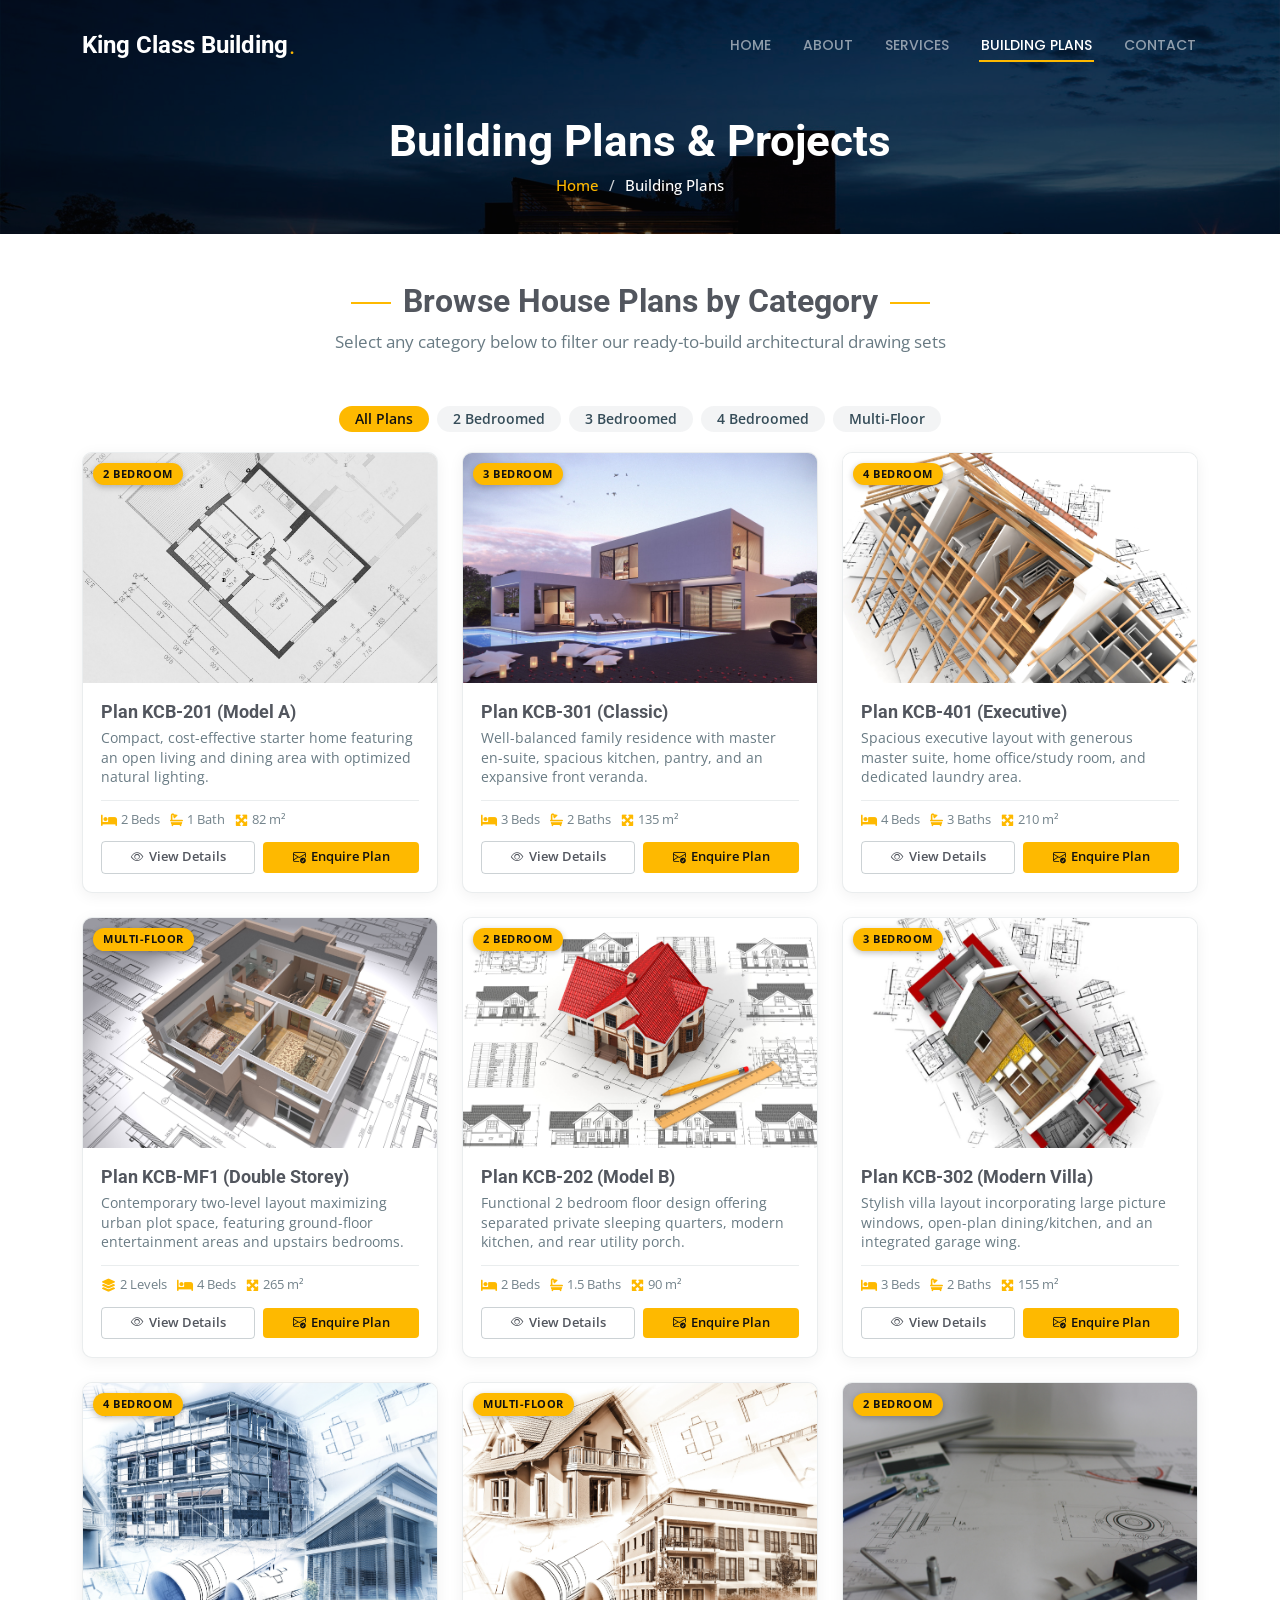
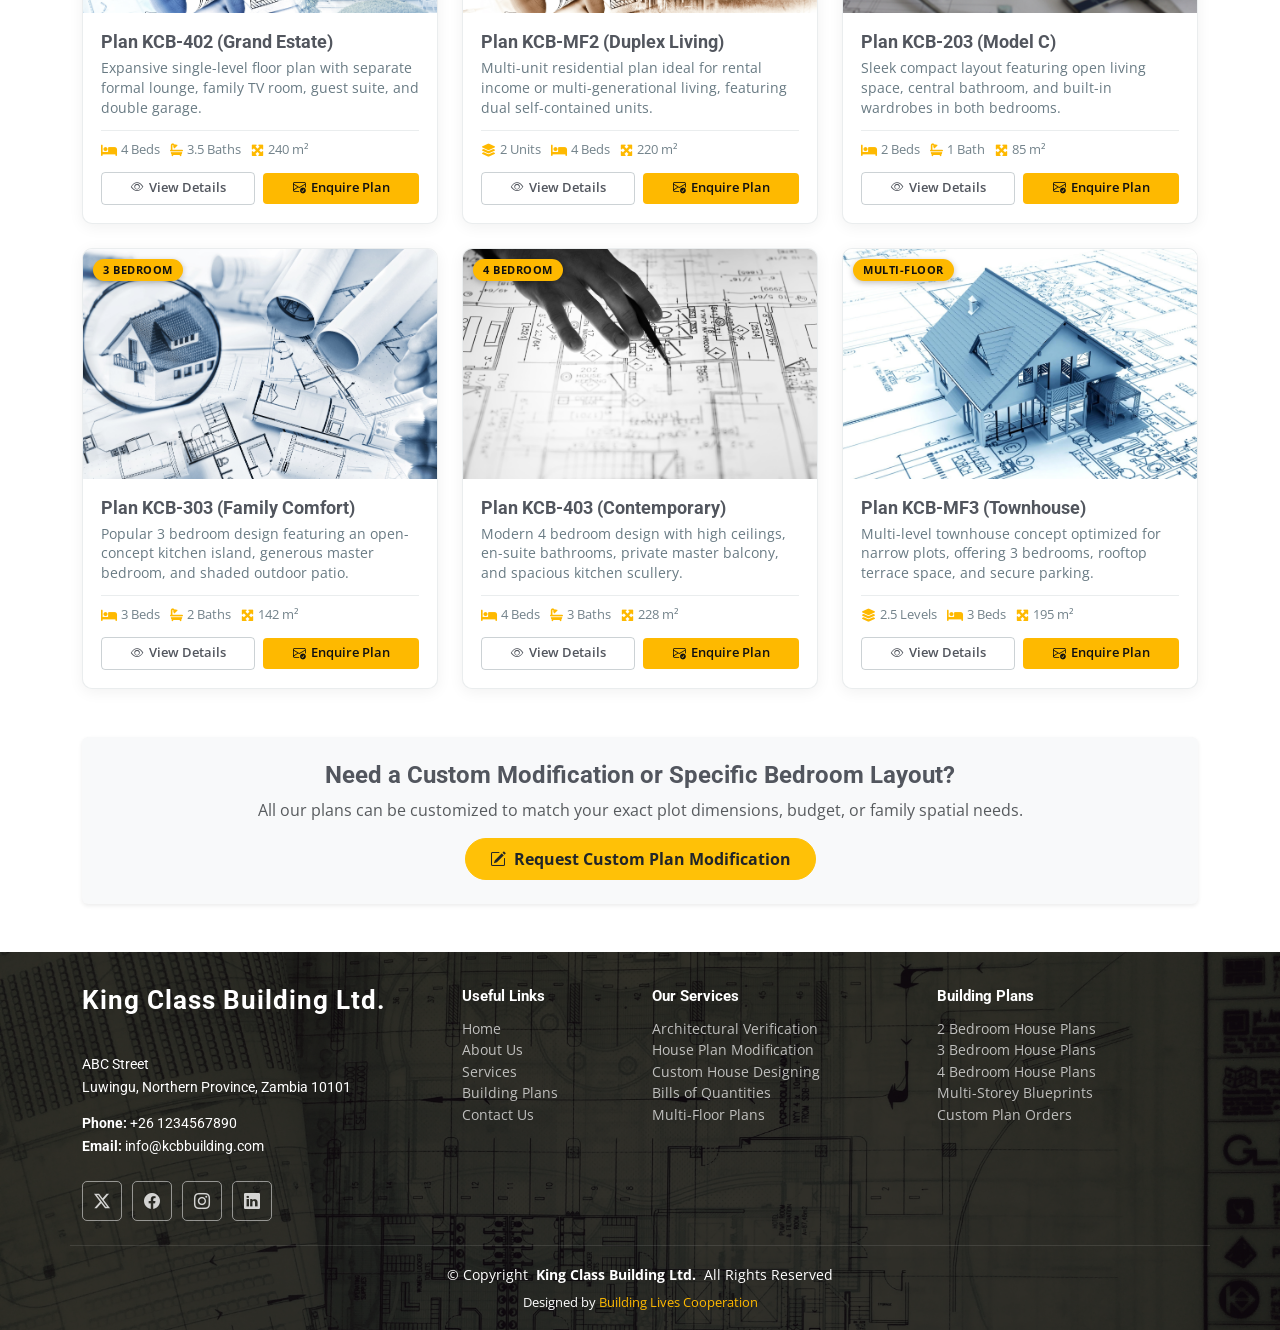
<file: projects.html>
<!DOCTYPE html>
<html lang="en">

<head>
  <meta charset="utf-8">
  <meta content="width=device-width, initial-scale=1.0" name="viewport">
  <title>Building Plans &amp; Projects | King Class Building Ltd.</title>
  <meta content="Browse our catalog of modern 2, 3, and 4 bedroom house plans and multi-floor architectural designs with floor layout details and purchasing options." name="description">
  <meta content="house plans catalog, 2 bedroom plans, 3 bedroom plans, 4 bedroom house designs, multi-floor plans, building blueprints Zambia, King Class Building" name="keywords">

  <!-- Favicons -->
  <link href="assets/img/favicon.png" rel="icon">
  <link href="assets/img/apple-touch-icon.png" rel="apple-touch-icon">

  <!-- Fonts -->
  <link href="https://fonts.googleapis.com" rel="preconnect">
  <link href="https://fonts.gstatic.com" rel="preconnect" crossorigin>
  <link href="https://fonts.googleapis.com/css2?family=Roboto:ital,wght@0,100;0,300;0,400;0,500;0,700;0,900;1,100;1,300;1,400;1,500;1,700;1,900&family=Open+Sans:ital,wght@0,300;0,400;0,500;0,600;0,700;0,800;1,300;1,400;1,500;1,600;1,700;1,800&family=Poppins:ital,wght@0,100;0,200;0,300;0,400;0,500;0,600;0,700;0,800;0,900;1,100;1,200;1,300;1,400;1,500;1,600;1,700;1,800&display=swap" rel="stylesheet">

  <!-- Vendor CSS Files -->
  <link href="assets/vendor/bootstrap/css/bootstrap.min.css" rel="stylesheet">
  <link href="assets/vendor/bootstrap-icons/bootstrap-icons.css" rel="stylesheet">
  <link href="assets/vendor/aos/aos.css" rel="stylesheet">
  <link href="assets/vendor/fontawesome-free/css/all.min.css" rel="stylesheet">
  <link href="assets/vendor/glightbox/css/glightbox.min.css" rel="stylesheet">
  <link href="assets/vendor/swiper/swiper-bundle.min.css" rel="stylesheet">

  <!-- Main CSS File -->
  <link href="assets/css/main.css" rel="stylesheet">
</head>

<body class="projects-page">

  <header id="header" class="header d-flex align-items-center fixed-top">
    <div class="container-fluid container-xl position-relative d-flex align-items-center justify-content-between">

      <a href="index.html" class="logo d-flex align-items-center">
        <h1 class="sitename">King Class Building</h1> <span>.</span>
      </a>

      <nav id="navmenu" class="navmenu">
        <ul>
          <li><a href="index.html">Home</a></li>
          <li><a href="about.html">About</a></li>
          <li><a href="services.html">Services</a></li>
          <li><a href="projects.html" class="active">Building Plans</a></li>
          <li><a href="contact.html">Contact</a></li>
        </ul>
        <i class="mobile-nav-toggle d-xl-none bi bi-list" aria-label="Toggle Navigation"></i>
      </nav>

    </div>
  </header>

  <main class="main">

    <!-- Page Title -->
    <div class="page-title dark-background" style="background-image: url(assets/img/HC3.jpg);">
      <div class="container position-relative">
        <h1>Building Plans &amp; Projects</h1>
        <nav class="breadcrumbs">
          <ol>
            <li><a href="index.html">Home</a></li>
            <li class="current">Building Plans</li>
          </ol>
        </nav>
      </div>
    </div><!-- End Page Title -->

    <!-- Projects Section -->
    <section id="projects" class="projects section">

      <div class="container">

        <div class="section-title text-center mb-4" data-aos="fade-up">
          <h2>Browse House Plans by Category</h2>
          <p>Select any category below to filter our ready-to-build architectural drawing sets</p>
        </div>

        <div class="isotope-layout" data-default-filter="*" data-layout="masonry" data-sort="original-order">

          <ul class="portfolio-filters isotope-filters" data-aos="fade-up" data-aos-delay="100">
            <li data-filter="*" class="filter-active">All Plans</li>
            <li data-filter=".filter-2bed">2 Bedroomed</li>
            <li data-filter=".filter-3bed">3 Bedroomed</li>
            <li data-filter=".filter-4bed">4 Bedroomed</li>
            <li data-filter=".filter-multifloor">Multi-Floor</li>
          </ul><!-- End Portfolio Filters -->

          <div class="row g-2 g-md-3 g-lg-4 isotope-container" data-aos="fade-up" data-aos-delay="200">

            <!-- 2BHK 1 -->
            <div class="col-6 col-md-6 col-lg-4 portfolio-item isotope-item filter-2bed">
              <div class="plan-card">
                <div class="plan-img-wrap">
                  <span class="plan-badge">2 Bedroom</span>
                  <img src="assets/img/projects/2BHK1.jpg" alt="Plan KCB-201: Modern 2BHK House Plan">
                  <div class="portfolio-info d-flex align-items-center justify-content-center">
                    <a href="assets/img/projects/2BHK1.jpg" title="Plan KCB-201 - 2 Bedroom Modern Home" data-gallery="plans-gallery" class="glightbox preview-link me-3"><i class="bi bi-zoom-in"></i></a>
                    <a href="project-details.html" title="View Full Plan Details" class="details-link"><i class="bi bi-arrow-right-circle"></i></a>
                  </div>
                </div>
                <div class="plan-card-body">
                  <h4>Plan KCB-201 (Model A)</h4>
                  <p class="plan-desc">Compact, cost-effective starter home featuring an open living and dining area with optimized natural lighting.</p>
                  <div class="plan-specs">
                    <span><i class="fa-solid fa-bed"></i> 2 Beds</span>
                    <span><i class="fa-solid fa-bath"></i> 1 Bath</span>
                    <span><i class="fa-solid fa-maximize"></i> 82 m²</span>
                  </div>
                  <div class="plan-actions">
                    <a href="project-details.html" class="btn-plan-details"><i class="bi bi-eye"></i> View Details</a>
                    <a href="contact.html" class="btn-plan-enquire"><i class="bi bi-envelope-check"></i> Enquire Plan</a>
                  </div>
                </div>
              </div>
            </div><!-- End 2BHK 1 -->

            <!-- 3BHK 1 -->
            <div class="col-6 col-md-6 col-lg-4 portfolio-item isotope-item filter-3bed">
              <div class="plan-card">
                <div class="plan-img-wrap">
                  <span class="plan-badge">3 Bedroom</span>
                  <img src="assets/img/projects/3BHK1.jpg" alt="Plan KCB-301: 3 Bedroom Family House Plan">
                  <div class="portfolio-info d-flex align-items-center justify-content-center">
                    <a href="assets/img/projects/3BHK1.jpg" title="Plan KCB-301 - 3 Bedroom Family Home" data-gallery="plans-gallery" class="glightbox preview-link me-3"><i class="bi bi-zoom-in"></i></a>
                    <a href="project-details.html" title="View Full Plan Details" class="details-link"><i class="bi bi-arrow-right-circle"></i></a>
                  </div>
                </div>
                <div class="plan-card-body">
                  <h4>Plan KCB-301 (Classic)</h4>
                  <p class="plan-desc">Well-balanced family residence with master en-suite, spacious kitchen, pantry, and an expansive front veranda.</p>
                  <div class="plan-specs">
                    <span><i class="fa-solid fa-bed"></i> 3 Beds</span>
                    <span><i class="fa-solid fa-bath"></i> 2 Baths</span>
                    <span><i class="fa-solid fa-maximize"></i> 135 m²</span>
                  </div>
                  <div class="plan-actions">
                    <a href="project-details.html" class="btn-plan-details"><i class="bi bi-eye"></i> View Details</a>
                    <a href="contact.html" class="btn-plan-enquire"><i class="bi bi-envelope-check"></i> Enquire Plan</a>
                  </div>
                </div>
              </div>
            </div><!-- End 3BHK 1 -->

            <!-- 4BHK 1 -->
            <div class="col-6 col-md-6 col-lg-4 portfolio-item isotope-item filter-4bed">
              <div class="plan-card">
                <div class="plan-img-wrap">
                  <span class="plan-badge">4 Bedroom</span>
                  <img src="assets/img/projects/4BHK1.jpg" alt="Plan KCB-401: 4 Bedroom Executive Residence">
                  <div class="portfolio-info d-flex align-items-center justify-content-center">
                    <a href="assets/img/projects/4BHK1.jpg" title="Plan KCB-401 - 4 Bedroom Executive Residence" data-gallery="plans-gallery" class="glightbox preview-link me-3"><i class="bi bi-zoom-in"></i></a>
                    <a href="project-details.html" title="View Full Plan Details" class="details-link"><i class="bi bi-arrow-right-circle"></i></a>
                  </div>
                </div>
                <div class="plan-card-body">
                  <h4>Plan KCB-401 (Executive)</h4>
                  <p class="plan-desc">Spacious executive layout with generous master suite, home office/study room, and dedicated laundry area.</p>
                  <div class="plan-specs">
                    <span><i class="fa-solid fa-bed"></i> 4 Beds</span>
                    <span><i class="fa-solid fa-bath"></i> 3 Baths</span>
                    <span><i class="fa-solid fa-maximize"></i> 210 m²</span>
                  </div>
                  <div class="plan-actions">
                    <a href="project-details.html" class="btn-plan-details"><i class="bi bi-eye"></i> View Details</a>
                    <a href="contact.html" class="btn-plan-enquire"><i class="bi bi-envelope-check"></i> Enquire Plan</a>
                  </div>
                </div>
              </div>
            </div><!-- End 4BHK 1 -->

            <!-- MF 1 -->
            <div class="col-6 col-md-6 col-lg-4 portfolio-item isotope-item filter-multifloor">
              <div class="plan-card">
                <div class="plan-img-wrap">
                  <span class="plan-badge">Multi-Floor</span>
                  <img src="assets/img/projects/MF1.jpg" alt="Plan KCB-MF1: Double Storey House Plan">
                  <div class="portfolio-info d-flex align-items-center justify-content-center">
                    <a href="assets/img/projects/MF1.jpg" title="Plan KCB-MF1 - Double Storey Design" data-gallery="plans-gallery" class="glightbox preview-link me-3"><i class="bi bi-zoom-in"></i></a>
                    <a href="project-details.html" title="View Full Plan Details" class="details-link"><i class="bi bi-arrow-right-circle"></i></a>
                  </div>
                </div>
                <div class="plan-card-body">
                  <h4>Plan KCB-MF1 (Double Storey)</h4>
                  <p class="plan-desc">Contemporary two-level layout maximizing urban plot space, featuring ground-floor entertainment areas and upstairs bedrooms.</p>
                  <div class="plan-specs">
                    <span><i class="fa-solid fa-layer-group"></i> 2 Levels</span>
                    <span><i class="fa-solid fa-bed"></i> 4 Beds</span>
                    <span><i class="fa-solid fa-maximize"></i> 265 m²</span>
                  </div>
                  <div class="plan-actions">
                    <a href="project-details.html" class="btn-plan-details"><i class="bi bi-eye"></i> View Details</a>
                    <a href="contact.html" class="btn-plan-enquire"><i class="bi bi-envelope-check"></i> Enquire Plan</a>
                  </div>
                </div>
              </div>
            </div><!-- End MF 1 -->

            <!-- 2BHK 2 -->
            <div class="col-6 col-md-6 col-lg-4 portfolio-item isotope-item filter-2bed">
              <div class="plan-card">
                <div class="plan-img-wrap">
                  <span class="plan-badge">2 Bedroom</span>
                  <img src="assets/img/projects/2BHK2.jpg" alt="Plan KCB-202: 2 Bedroom Modern Home">
                  <div class="portfolio-info d-flex align-items-center justify-content-center">
                    <a href="assets/img/projects/2BHK2.jpg" title="Plan KCB-202 - 2 Bedroom Modern Home" data-gallery="plans-gallery" class="glightbox preview-link me-3"><i class="bi bi-zoom-in"></i></a>
                    <a href="project-details.html" title="View Full Plan Details" class="details-link"><i class="bi bi-arrow-right-circle"></i></a>
                  </div>
                </div>
                <div class="plan-card-body">
                  <h4>Plan KCB-202 (Model B)</h4>
                  <p class="plan-desc">Functional 2 bedroom floor design offering separated private sleeping quarters, modern kitchen, and rear utility porch.</p>
                  <div class="plan-specs">
                    <span><i class="fa-solid fa-bed"></i> 2 Beds</span>
                    <span><i class="fa-solid fa-bath"></i> 1.5 Baths</span>
                    <span><i class="fa-solid fa-maximize"></i> 90 m²</span>
                  </div>
                  <div class="plan-actions">
                    <a href="project-details.html" class="btn-plan-details"><i class="bi bi-eye"></i> View Details</a>
                    <a href="contact.html" class="btn-plan-enquire"><i class="bi bi-envelope-check"></i> Enquire Plan</a>
                  </div>
                </div>
              </div>
            </div><!-- End 2BHK 2 -->

            <!-- 3BHK 2 -->
            <div class="col-6 col-md-6 col-lg-4 portfolio-item isotope-item filter-3bed">
              <div class="plan-card">
                <div class="plan-img-wrap">
                  <span class="plan-badge">3 Bedroom</span>
                  <img src="assets/img/projects/3BHK2.jpg" alt="Plan KCB-302: 3 Bedroom Modern Villa Plan">
                  <div class="portfolio-info d-flex align-items-center justify-content-center">
                    <a href="assets/img/projects/3BHK2.jpg" title="Plan KCB-302 - 3 Bedroom Villa" data-gallery="plans-gallery" class="glightbox preview-link me-3"><i class="bi bi-zoom-in"></i></a>
                    <a href="project-details.html" title="View Full Plan Details" class="details-link"><i class="bi bi-arrow-right-circle"></i></a>
                  </div>
                </div>
                <div class="plan-card-body">
                  <h4>Plan KCB-302 (Modern Villa)</h4>
                  <p class="plan-desc">Stylish villa layout incorporating large picture windows, open-plan dining/kitchen, and an integrated garage wing.</p>
                  <div class="plan-specs">
                    <span><i class="fa-solid fa-bed"></i> 3 Beds</span>
                    <span><i class="fa-solid fa-bath"></i> 2 Baths</span>
                    <span><i class="fa-solid fa-maximize"></i> 155 m²</span>
                  </div>
                  <div class="plan-actions">
                    <a href="project-details.html" class="btn-plan-details"><i class="bi bi-eye"></i> View Details</a>
                    <a href="contact.html" class="btn-plan-enquire"><i class="bi bi-envelope-check"></i> Enquire Plan</a>
                  </div>
                </div>
              </div>
            </div><!-- End 3BHK 2 -->

            <!-- 4BHK 2 -->
            <div class="col-6 col-md-6 col-lg-4 portfolio-item isotope-item filter-4bed">
              <div class="plan-card">
                <div class="plan-img-wrap">
                  <span class="plan-badge">4 Bedroom</span>
                  <img src="assets/img/projects/4BHK2.jpg" alt="Plan KCB-402: 4 Bedroom Grand Estate Plan">
                  <div class="portfolio-info d-flex align-items-center justify-content-center">
                    <a href="assets/img/projects/4BHK2.jpg" title="Plan KCB-402 - 4 Bedroom Grand Estate" data-gallery="plans-gallery" class="glightbox preview-link me-3"><i class="bi bi-zoom-in"></i></a>
                    <a href="project-details.html" title="View Full Plan Details" class="details-link"><i class="bi bi-arrow-right-circle"></i></a>
                  </div>
                </div>
                <div class="plan-card-body">
                  <h4>Plan KCB-402 (Grand Estate)</h4>
                  <p class="plan-desc">Expansive single-level floor plan with separate formal lounge, family TV room, guest suite, and double garage.</p>
                  <div class="plan-specs">
                    <span><i class="fa-solid fa-bed"></i> 4 Beds</span>
                    <span><i class="fa-solid fa-bath"></i> 3.5 Baths</span>
                    <span><i class="fa-solid fa-maximize"></i> 240 m²</span>
                  </div>
                  <div class="plan-actions">
                    <a href="project-details.html" class="btn-plan-details"><i class="bi bi-eye"></i> View Details</a>
                    <a href="contact.html" class="btn-plan-enquire"><i class="bi bi-envelope-check"></i> Enquire Plan</a>
                  </div>
                </div>
              </div>
            </div><!-- End 4BHK 2 -->

            <!-- MF 2 -->
            <div class="col-6 col-md-6 col-lg-4 portfolio-item isotope-item filter-multifloor">
              <div class="plan-card">
                <div class="plan-img-wrap">
                  <span class="plan-badge">Multi-Floor</span>
                  <img src="assets/img/projects/MF.jpg" alt="Plan KCB-MF2: Duplex House Plan">
                  <div class="portfolio-info d-flex align-items-center justify-content-center">
                    <a href="assets/img/projects/MF.jpg" title="Plan KCB-MF2 - Duplex Multi-Floor Concept" data-gallery="plans-gallery" class="glightbox preview-link me-3"><i class="bi bi-zoom-in"></i></a>
                    <a href="project-details.html" title="View Full Plan Details" class="details-link"><i class="bi bi-arrow-right-circle"></i></a>
                  </div>
                </div>
                <div class="plan-card-body">
                  <h4>Plan KCB-MF2 (Duplex Living)</h4>
                  <p class="plan-desc">Multi-unit residential plan ideal for rental income or multi-generational living, featuring dual self-contained units.</p>
                  <div class="plan-specs">
                    <span><i class="fa-solid fa-layer-group"></i> 2 Units</span>
                    <span><i class="fa-solid fa-bed"></i> 4 Beds</span>
                    <span><i class="fa-solid fa-maximize"></i> 220 m²</span>
                  </div>
                  <div class="plan-actions">
                    <a href="project-details.html" class="btn-plan-details"><i class="bi bi-eye"></i> View Details</a>
                    <a href="contact.html" class="btn-plan-enquire"><i class="bi bi-envelope-check"></i> Enquire Plan</a>
                  </div>
                </div>
              </div>
            </div><!-- End MF 2 -->

            <!-- 2BHK 3 -->
            <div class="col-6 col-md-6 col-lg-4 portfolio-item isotope-item filter-2bed">
              <div class="plan-card">
                <div class="plan-img-wrap">
                  <span class="plan-badge">2 Bedroom</span>
                  <img src="assets/img/projects/2BHK3.jpg" alt="Plan KCB-203: 2 Bedroom House Plan">
                  <div class="portfolio-info d-flex align-items-center justify-content-center">
                    <a href="assets/img/projects/2BHK3.jpg" title="Plan KCB-203 - 2 Bedroom House Plan" data-gallery="plans-gallery" class="glightbox preview-link me-3"><i class="bi bi-zoom-in"></i></a>
                    <a href="project-details.html" title="View Full Plan Details" class="details-link"><i class="bi bi-arrow-right-circle"></i></a>
                  </div>
                </div>
                <div class="plan-card-body">
                  <h4>Plan KCB-203 (Model C)</h4>
                  <p class="plan-desc">Sleek compact layout featuring open living space, central bathroom, and built-in wardrobes in both bedrooms.</p>
                  <div class="plan-specs">
                    <span><i class="fa-solid fa-bed"></i> 2 Beds</span>
                    <span><i class="fa-solid fa-bath"></i> 1 Bath</span>
                    <span><i class="fa-solid fa-maximize"></i> 85 m²</span>
                  </div>
                  <div class="plan-actions">
                    <a href="project-details.html" class="btn-plan-details"><i class="bi bi-eye"></i> View Details</a>
                    <a href="contact.html" class="btn-plan-enquire"><i class="bi bi-envelope-check"></i> Enquire Plan</a>
                  </div>
                </div>
              </div>
            </div><!-- End 2BHK 3 -->

            <!-- 3BHK 3 -->
            <div class="col-6 col-md-6 col-lg-4 portfolio-item isotope-item filter-3bed">
              <div class="plan-card">
                <div class="plan-img-wrap">
                  <span class="plan-badge">3 Bedroom</span>
                  <img src="assets/img/projects/3BHK3.jpg" alt="Plan KCB-303: 3 Bedroom Residence Plan">
                  <div class="portfolio-info d-flex align-items-center justify-content-center">
                    <a href="assets/img/projects/3BHK3.jpg" title="Plan KCB-303 - 3 Bedroom Residence" data-gallery="plans-gallery" class="glightbox preview-link me-3"><i class="bi bi-zoom-in"></i></a>
                    <a href="project-details.html" title="View Full Plan Details" class="details-link"><i class="bi bi-arrow-right-circle"></i></a>
                  </div>
                </div>
                <div class="plan-card-body">
                  <h4>Plan KCB-303 (Family Comfort)</h4>
                  <p class="plan-desc">Popular 3 bedroom design featuring an open-concept kitchen island, generous master bedroom, and shaded outdoor patio.</p>
                  <div class="plan-specs">
                    <span><i class="fa-solid fa-bed"></i> 3 Beds</span>
                    <span><i class="fa-solid fa-bath"></i> 2 Baths</span>
                    <span><i class="fa-solid fa-maximize"></i> 142 m²</span>
                  </div>
                  <div class="plan-actions">
                    <a href="project-details.html" class="btn-plan-details"><i class="bi bi-eye"></i> View Details</a>
                    <a href="contact.html" class="btn-plan-enquire"><i class="bi bi-envelope-check"></i> Enquire Plan</a>
                  </div>
                </div>
              </div>
            </div><!-- End 3BHK 3 -->

            <!-- 4BHK 3 -->
            <div class="col-6 col-md-6 col-lg-4 portfolio-item isotope-item filter-4bed">
              <div class="plan-card">
                <div class="plan-img-wrap">
                  <span class="plan-badge">4 Bedroom</span>
                  <img src="assets/img/projects/4BHK3.jpg" alt="Plan KCB-403: 4 Bedroom Contemporary Residence">
                  <div class="portfolio-info d-flex align-items-center justify-content-center">
                    <a href="assets/img/projects/4BHK3.jpg" title="Plan KCB-403 - 4 Bedroom Contemporary Plan" data-gallery="plans-gallery" class="glightbox preview-link me-3"><i class="bi bi-zoom-in"></i></a>
                    <a href="project-details.html" title="View Full Plan Details" class="details-link"><i class="bi bi-arrow-right-circle"></i></a>
                  </div>
                </div>
                <div class="plan-card-body">
                  <h4>Plan KCB-403 (Contemporary)</h4>
                  <p class="plan-desc">Modern 4 bedroom design with high ceilings, en-suite bathrooms, private master balcony, and spacious kitchen scullery.</p>
                  <div class="plan-specs">
                    <span><i class="fa-solid fa-bed"></i> 4 Beds</span>
                    <span><i class="fa-solid fa-bath"></i> 3 Baths</span>
                    <span><i class="fa-solid fa-maximize"></i> 228 m²</span>
                  </div>
                  <div class="plan-actions">
                    <a href="project-details.html" class="btn-plan-details"><i class="bi bi-eye"></i> View Details</a>
                    <a href="contact.html" class="btn-plan-enquire"><i class="bi bi-envelope-check"></i> Enquire Plan</a>
                  </div>
                </div>
              </div>
            </div><!-- End 4BHK 3 -->

            <!-- MF 3 -->
            <div class="col-6 col-md-6 col-lg-4 portfolio-item isotope-item filter-multifloor">
              <div class="plan-card">
                <div class="plan-img-wrap">
                  <span class="plan-badge">Multi-Floor</span>
                  <img src="assets/img/projects/MF2.jpg" alt="Plan KCB-MF3: Multi-Level Townhouse Plan">
                  <div class="portfolio-info d-flex align-items-center justify-content-center">
                    <a href="assets/img/projects/MF2.jpg" title="Plan KCB-MF3 - Multi-Level Townhouse" data-gallery="plans-gallery" class="glightbox preview-link me-3"><i class="bi bi-zoom-in"></i></a>
                    <a href="project-details.html" title="View Full Plan Details" class="details-link"><i class="bi bi-arrow-right-circle"></i></a>
                  </div>
                </div>
                <div class="plan-card-body">
                  <h4>Plan KCB-MF3 (Townhouse)</h4>
                  <p class="plan-desc">Multi-level townhouse concept optimized for narrow plots, offering 3 bedrooms, rooftop terrace space, and secure parking.</p>
                  <div class="plan-specs">
                    <span><i class="fa-solid fa-layer-group"></i> 2.5 Levels</span>
                    <span><i class="fa-solid fa-bed"></i> 3 Beds</span>
                    <span><i class="fa-solid fa-maximize"></i> 195 m²</span>
                  </div>
                  <div class="plan-actions">
                    <a href="project-details.html" class="btn-plan-details"><i class="bi bi-eye"></i> View Details</a>
                    <a href="contact.html" class="btn-plan-enquire"><i class="bi bi-envelope-check"></i> Enquire Plan</a>
                  </div>
                </div>
              </div>
            </div><!-- End MF 3 -->

          </div><!-- End Portfolio Container -->

        </div>

        <div class="card bg-light border-0 shadow-sm mt-5 p-4 text-center" data-aos="fade-up">
          <h4 class="fw-bold mb-2">Need a Custom Modification or Specific Bedroom Layout?</h4>
          <p class="text-muted mb-3">All our plans can be customized to match your exact plot dimensions, budget, or family spatial needs.</p>
          <div>
            <a href="contact.html" class="btn btn-warning text-dark fw-bold px-4 py-2 rounded-pill"><i class="bi bi-pencil-square me-2"></i>Request Custom Plan Modification</a>
          </div>
        </div>

      </div>

    </section><!-- /Projects Section -->

  </main>

  <footer id="footer" class="footer dark-background">

    <div class="container footer-top">
      <div class="row gy-4">
        <div class="col-lg-4 col-md-6 footer-about">
          <a href="index.html" class="logo d-flex align-items-center">
            <span class="sitename">King Class Building Ltd.</span>
          </a>
          <div class="footer-contact pt-3">
            <p>ABC Street</p>
            <p>Luwingu, Northern Province, Zambia 10101</p>
            <p class="mt-3"><strong>Phone:</strong> <span>+26 1234567890</span></p>
            <p><strong>Email:</strong> <span>info@kcbbuilding.com</span></p>
          </div>
          <div class="social-links d-flex mt-4">
            <a href="#" aria-label="Twitter"><i class="bi bi-twitter-x"></i></a>
            <a href="#" aria-label="Facebook"><i class="bi bi-facebook"></i></a>
            <a href="#" aria-label="Instagram"><i class="bi bi-instagram"></i></a>
            <a href="#" aria-label="LinkedIn"><i class="bi bi-linkedin"></i></a>
          </div>
        </div>

        <div class="col-lg-2 col-md-3 footer-links">
          <h4>Useful Links</h4>
          <ul>
            <li><a href="index.html">Home</a></li>
            <li><a href="about.html">About Us</a></li>
            <li><a href="services.html">Services</a></li>
            <li><a href="projects.html">Building Plans</a></li>
            <li><a href="contact.html">Contact Us</a></li>
          </ul>
        </div>

        <div class="col-lg-3 col-md-3 footer-links">
          <h4>Our Services</h4>
          <ul>
            <li><a href="services.html">Architectural Verification</a></li>
            <li><a href="services.html">House Plan Modification</a></li>
            <li><a href="services.html">Custom House Designing</a></li>
            <li><a href="services.html">Bills of Quantities</a></li>
            <li><a href="projects.html">Multi-Floor Plans</a></li>
          </ul>
        </div>

        <div class="col-lg-3 col-md-6 footer-links">
          <h4>Building Plans</h4>
          <ul>
            <li><a href="projects.html">2 Bedroom House Plans</a></li>
            <li><a href="projects.html">3 Bedroom House Plans</a></li>
            <li><a href="projects.html">4 Bedroom House Plans</a></li>
            <li><a href="projects.html">Multi-Storey Blueprints</a></li>
            <li><a href="contact.html">Custom Plan Orders</a></li>
          </ul>
        </div>
      </div>
    </div>

    <div class="container copyright text-center mt-4">
      <p>© <span>Copyright</span> <strong class="px-1 sitename">King Class Building Ltd.</strong> <span>All Rights Reserved</span></p>
      <div class="credits">
        Designed by <a href="#">Building Lives Cooperation</a>
      </div>
    </div>

  </footer>

  <!-- Scroll Top -->
  <a href="#" id="scroll-top" class="scroll-top d-flex align-items-center justify-content-center" aria-label="Scroll to top"><i class="bi bi-arrow-up-short"></i></a>

  <!-- Preloader -->
  <div id="preloader"></div>

  <!-- Vendor JS Files -->
  <script src="assets/vendor/bootstrap/js/bootstrap.bundle.min.js"></script>
  <script src="assets/vendor/php-email-form/validate.js"></script>
  <script src="assets/vendor/aos/aos.js"></script>
  <script src="assets/vendor/glightbox/js/glightbox.min.js"></script>
  <script src="assets/vendor/imagesloaded/imagesloaded.pkgd.min.js"></script>
  <script src="assets/vendor/isotope-layout/isotope.pkgd.min.js"></script>
  <script src="assets/vendor/swiper/swiper-bundle.min.js"></script>
  <script src="assets/vendor/purecounter/purecounter_vanilla.js"></script>

  <!-- Main JS File -->
  <script src="assets/js/main.js"></script>

</body>

</html>
</file>
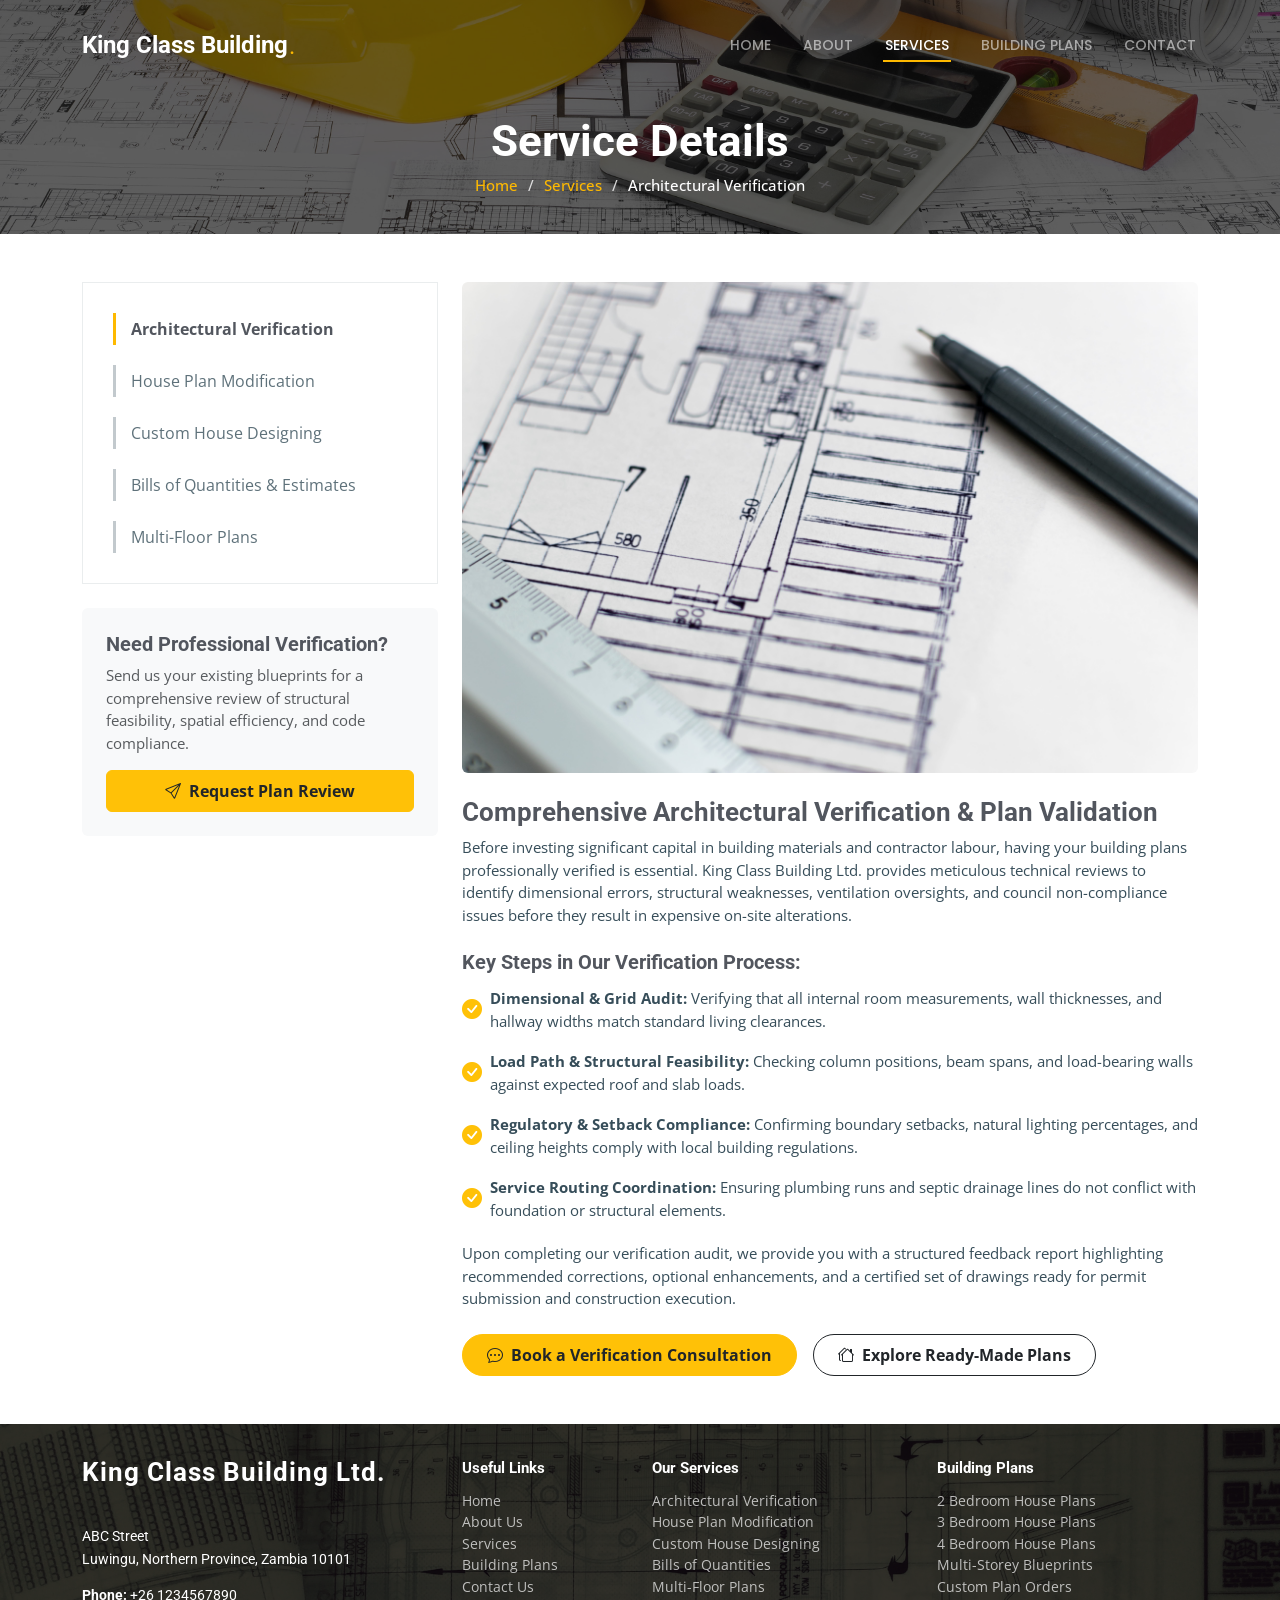
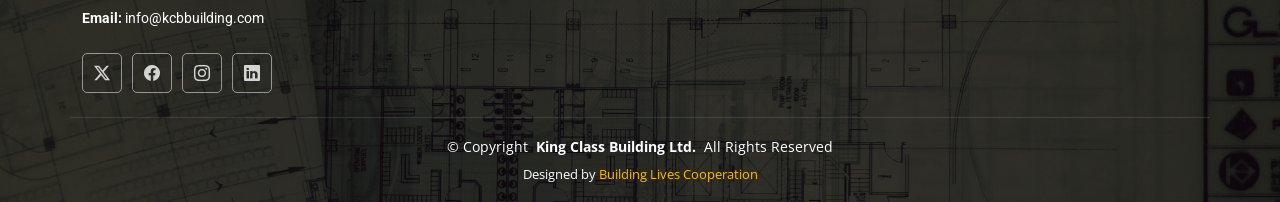
<file: service-details.html>
<!DOCTYPE html>
<html lang="en">

<head>
  <meta charset="utf-8">
  <meta content="width=device-width, initial-scale=1.0" name="viewport">
  <title>Service Details | King Class Building Ltd.</title>
  <meta content="Learn more about our specialized architectural verification, house plan drafting, and custom design services at King Class Building Ltd." name="description">
  <meta content="architectural verification details, house plan modification, building services King Class Building" name="keywords">

  <!-- Favicons -->
  <link href="assets/img/favicon.png" rel="icon">
  <link href="assets/img/apple-touch-icon.png" rel="apple-touch-icon">

  <!-- Fonts -->
  <link href="https://fonts.googleapis.com" rel="preconnect">
  <link href="https://fonts.gstatic.com" rel="preconnect" crossorigin>
  <link href="https://fonts.googleapis.com/css2?family=Roboto:ital,wght@0,100;0,300;0,400;0,500;0,700;0,900;1,100;1,300;1,400;1,500;1,700;1,900&family=Open+Sans:ital,wght@0,300;0,400;0,500;0,600;0,700;0,800;1,300;1,400;1,500;1,600;1,700;1,800&family=Poppins:ital,wght@0,100;0,200;0,300;0,400;0,500;0,600;0,700;0,800;0,900;1,100;1,200;1,300;1,400;1,500;1,600;1,700;1,800&display=swap" rel="stylesheet">

  <!-- Vendor CSS Files -->
  <link href="assets/vendor/bootstrap/css/bootstrap.min.css" rel="stylesheet">
  <link href="assets/vendor/bootstrap-icons/bootstrap-icons.css" rel="stylesheet">
  <link href="assets/vendor/aos/aos.css" rel="stylesheet">
  <link href="assets/vendor/fontawesome-free/css/all.min.css" rel="stylesheet">
  <link href="assets/vendor/glightbox/css/glightbox.min.css" rel="stylesheet">
  <link href="assets/vendor/swiper/swiper-bundle.min.css" rel="stylesheet">

  <!-- Main CSS File -->
  <link href="assets/css/main.css" rel="stylesheet">
</head>

<body class="service-details-page">

  <header id="header" class="header d-flex align-items-center fixed-top">
    <div class="container-fluid container-xl position-relative d-flex align-items-center justify-content-between">

      <a href="index.html" class="logo d-flex align-items-center">
        <h1 class="sitename">King Class Building</h1> <span>.</span>
      </a>

      <nav id="navmenu" class="navmenu">
        <ul>
          <li><a href="index.html">Home</a></li>
          <li><a href="about.html">About</a></li>
          <li><a href="services.html" class="active">Services</a></li>
          <li><a href="projects.html">Building Plans</a></li>
          <li><a href="contact.html">Contact</a></li>
        </ul>
        <i class="mobile-nav-toggle d-xl-none bi bi-list" aria-label="Toggle Navigation"></i>
      </nav>

    </div>
  </header>

  <main class="main">

    <!-- Page Title -->
    <div class="page-title dark-background" style="background-image: url(assets/img/SRV.jpg);">
      <div class="container position-relative">
        <h1>Service Details</h1>
        <nav class="breadcrumbs">
          <ol>
            <li><a href="index.html">Home</a></li>
            <li><a href="services.html">Services</a></li>
            <li class="current">Architectural Verification</li>
          </ol>
        </nav>
      </div>
    </div><!-- End Page Title -->

    <!-- Service Details Section -->
    <section id="service-details" class="service-details section">

      <div class="container">

        <div class="row gy-4">

          <div class="col-lg-4" data-aos="fade-up" data-aos-delay="100">
            <div class="services-list">
              <a href="services.html" class="active">Architectural Verification</a>
              <a href="services.html">House Plan Modification</a>
              <a href="services.html">Custom House Designing</a>
              <a href="services.html">Bills of Quantities &amp; Estimates</a>
              <a href="projects.html">Multi-Floor Plans</a>
            </div>

            <div class="p-4 bg-light rounded mt-4">
              <h4 class="fw-bold">Need Professional Verification?</h4>
              <p class="small text-muted">Send us your existing blueprints for a comprehensive review of structural feasibility, spatial efficiency, and code compliance.</p>
              <a href="contact.html" class="btn btn-warning text-dark fw-bold w-100 py-2"><i class="bi bi-send me-2"></i>Request Plan Review</a>
            </div>
          </div>

          <div class="col-lg-8" data-aos="fade-up" data-aos-delay="200">
            <img src="assets/img/AS.jpg" alt="Architectural Plan Review" class="img-fluid services-img rounded mb-4">
            <h3 class="fw-bold">Comprehensive Architectural Verification &amp; Plan Validation</h3>
            <p>
              Before investing significant capital in building materials and contractor labour, having your building plans professionally verified is essential. King Class Building Ltd. provides meticulous technical reviews to identify dimensional errors, structural weaknesses, ventilation oversights, and council non-compliance issues before they result in expensive on-site alterations.
            </p>
            <h4 class="fw-bold mt-4">Key Steps in Our Verification Process:</h4>
            <ul class="list-unstyled">
              <li class="mb-2"><i class="bi bi-check-circle-fill text-warning me-2"></i> <span><strong>Dimensional &amp; Grid Audit:</strong> Verifying that all internal room measurements, wall thicknesses, and hallway widths match standard living clearances.</span></li>
              <li class="mb-2"><i class="bi bi-check-circle-fill text-warning me-2"></i> <span><strong>Load Path &amp; Structural Feasibility:</strong> Checking column positions, beam spans, and load-bearing walls against expected roof and slab loads.</span></li>
              <li class="mb-2"><i class="bi bi-check-circle-fill text-warning me-2"></i> <span><strong>Regulatory &amp; Setback Compliance:</strong> Confirming boundary setbacks, natural lighting percentages, and ceiling heights comply with local building regulations.</span></li>
              <li class="mb-2"><i class="bi bi-check-circle-fill text-warning me-2"></i> <span><strong>Service Routing Coordination:</strong> Ensuring plumbing runs and septic drainage lines do not conflict with foundation or structural elements.</span></li>
            </ul>
            <p>
              Upon completing our verification audit, we provide you with a structured feedback report highlighting recommended corrections, optional enhancements, and a certified set of drawings ready for permit submission and construction execution.
            </p>
            
            <div class="d-flex gap-3 mt-4 flex-wrap">
              <a href="contact.html" class="btn btn-warning text-dark fw-bold px-4 py-2 rounded-pill"><i class="bi bi-chat-dots me-2"></i>Book a Verification Consultation</a>
              <a href="projects.html" class="btn btn-outline-dark fw-bold px-4 py-2 rounded-pill"><i class="bi bi-houses me-2"></i>Explore Ready-Made Plans</a>
            </div>
          </div>

        </div>

      </div>

    </section><!-- /Service Details Section -->

  </main>

  <footer id="footer" class="footer dark-background">

    <div class="container footer-top">
      <div class="row gy-4">
        <div class="col-lg-4 col-md-6 footer-about">
          <a href="index.html" class="logo d-flex align-items-center">
            <span class="sitename">King Class Building Ltd.</span>
          </a>
          <div class="footer-contact pt-3">
            <p>ABC Street</p>
            <p>Luwingu, Northern Province, Zambia 10101</p>
            <p class="mt-3"><strong>Phone:</strong> <span>+26 1234567890</span></p>
            <p><strong>Email:</strong> <span>info@kcbbuilding.com</span></p>
          </div>
          <div class="social-links d-flex mt-4">
            <a href="#" aria-label="Twitter"><i class="bi bi-twitter-x"></i></a>
            <a href="#" aria-label="Facebook"><i class="bi bi-facebook"></i></a>
            <a href="#" aria-label="Instagram"><i class="bi bi-instagram"></i></a>
            <a href="#" aria-label="LinkedIn"><i class="bi bi-linkedin"></i></a>
          </div>
        </div>

        <div class="col-lg-2 col-md-3 footer-links">
          <h4>Useful Links</h4>
          <ul>
            <li><a href="index.html">Home</a></li>
            <li><a href="about.html">About Us</a></li>
            <li><a href="services.html">Services</a></li>
            <li><a href="projects.html">Building Plans</a></li>
            <li><a href="contact.html">Contact Us</a></li>
          </ul>
        </div>

        <div class="col-lg-3 col-md-3 footer-links">
          <h4>Our Services</h4>
          <ul>
            <li><a href="services.html">Architectural Verification</a></li>
            <li><a href="services.html">House Plan Modification</a></li>
            <li><a href="services.html">Custom House Designing</a></li>
            <li><a href="services.html">Bills of Quantities</a></li>
            <li><a href="projects.html">Multi-Floor Plans</a></li>
          </ul>
        </div>

        <div class="col-lg-3 col-md-6 footer-links">
          <h4>Building Plans</h4>
          <ul>
            <li><a href="projects.html">2 Bedroom House Plans</a></li>
            <li><a href="projects.html">3 Bedroom House Plans</a></li>
            <li><a href="projects.html">4 Bedroom House Plans</a></li>
            <li><a href="projects.html">Multi-Storey Blueprints</a></li>
            <li><a href="contact.html">Custom Plan Orders</a></li>
          </ul>
        </div>
      </div>
    </div>

    <div class="container copyright text-center mt-4">
      <p>© <span>Copyright</span> <strong class="px-1 sitename">King Class Building Ltd.</strong> <span>All Rights Reserved</span></p>
      <div class="credits">
        Designed by <a href="#">Building Lives Cooperation</a>
      </div>
    </div>

  </footer>

  <!-- Scroll Top -->
  <a href="#" id="scroll-top" class="scroll-top d-flex align-items-center justify-content-center" aria-label="Scroll to top"><i class="bi bi-arrow-up-short"></i></a>

  <!-- Preloader -->
  <div id="preloader"></div>

  <!-- Vendor JS Files -->
  <script src="assets/vendor/bootstrap/js/bootstrap.bundle.min.js"></script>
  <script src="assets/vendor/php-email-form/validate.js"></script>
  <script src="assets/vendor/aos/aos.js"></script>
  <script src="assets/vendor/glightbox/js/glightbox.min.js"></script>
  <script src="assets/vendor/imagesloaded/imagesloaded.pkgd.min.js"></script>
  <script src="assets/vendor/isotope-layout/isotope.pkgd.min.js"></script>
  <script src="assets/vendor/swiper/swiper-bundle.min.js"></script>
  <script src="assets/vendor/purecounter/purecounter_vanilla.js"></script>

  <!-- Main JS File -->
  <script src="assets/js/main.js"></script>

</body>

</html>
</file>
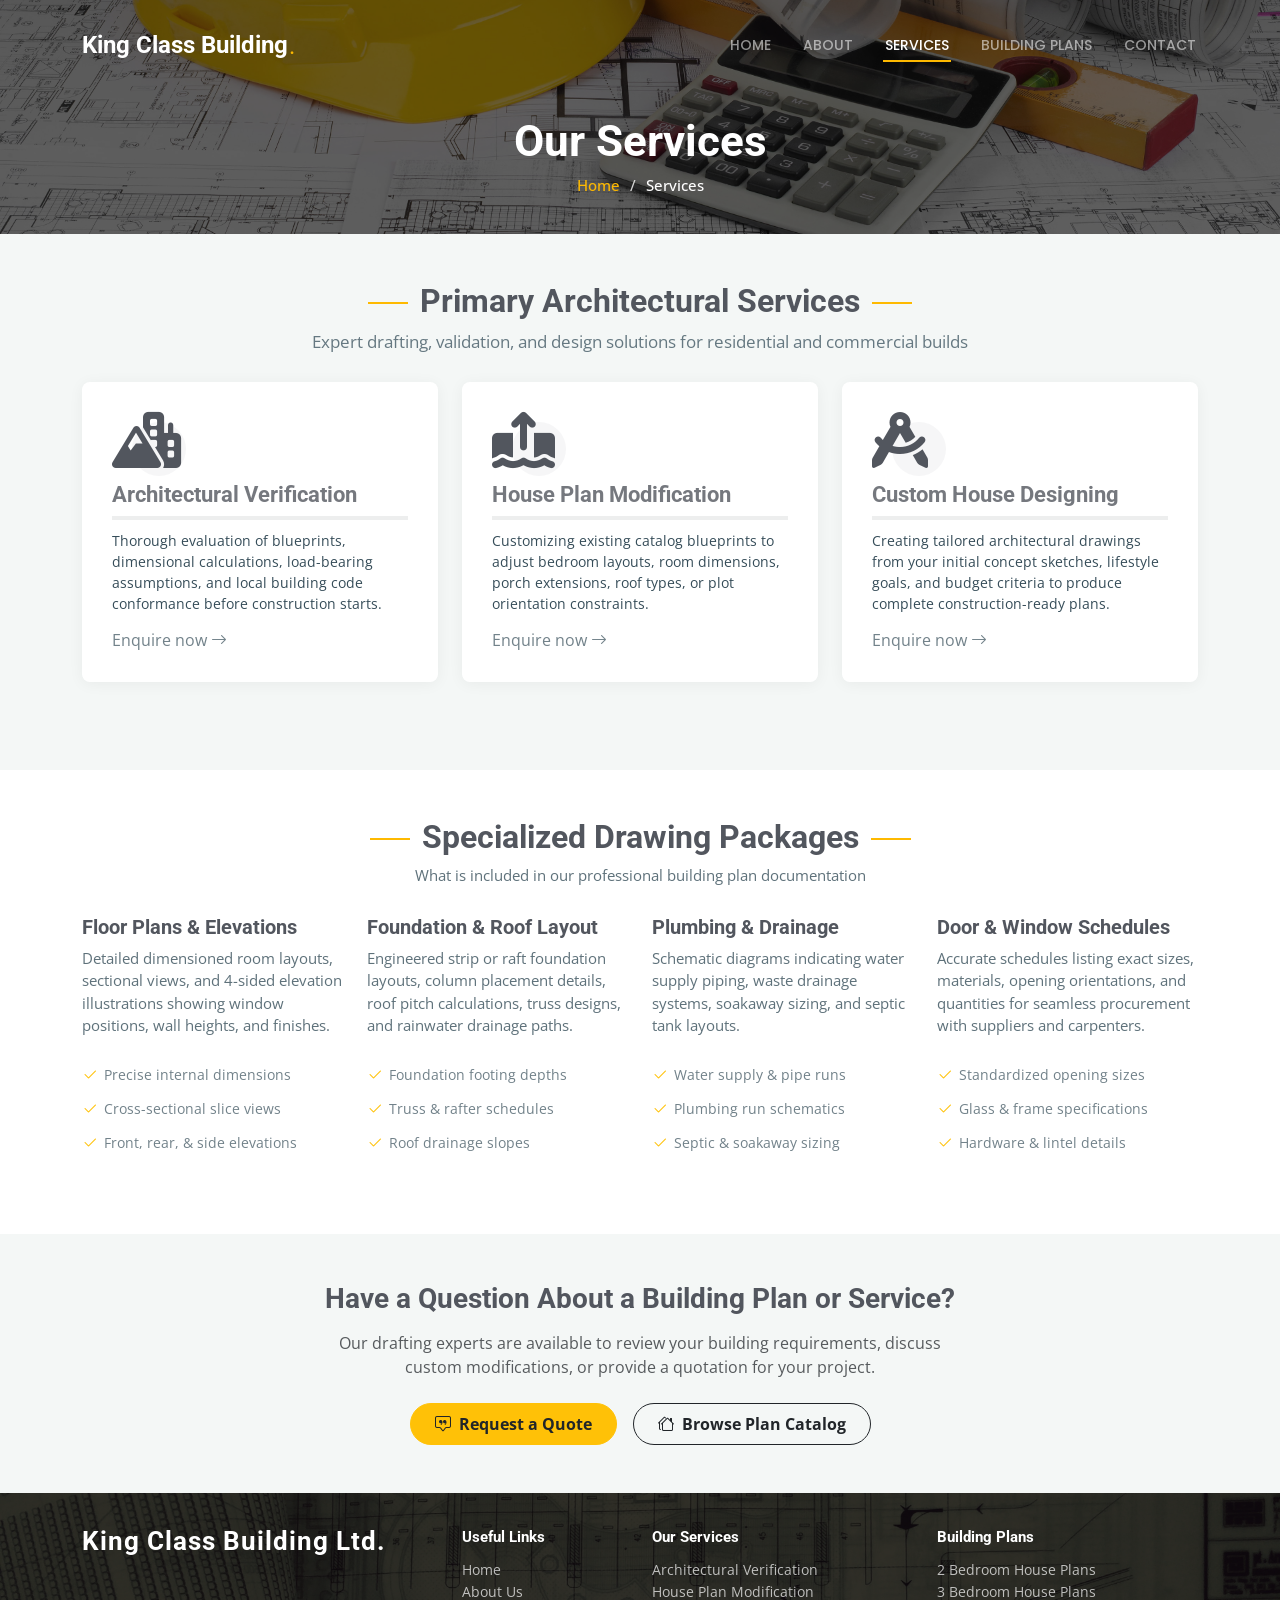
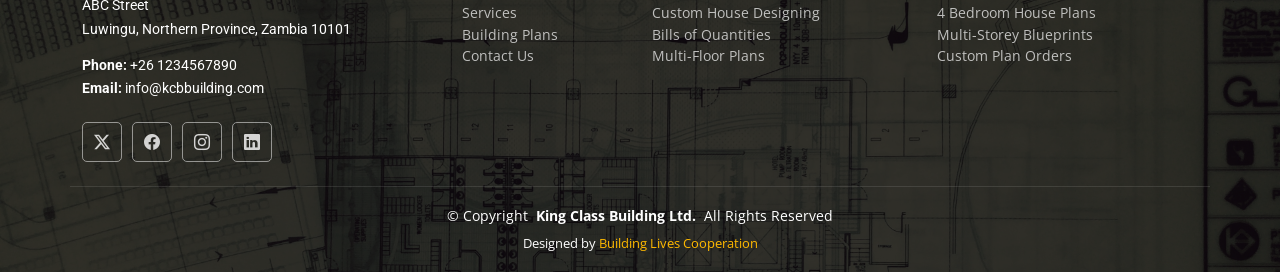
<file: services.html>
<!DOCTYPE html>
<html lang="en">

<head>
  <meta charset="utf-8">
  <meta content="width=device-width, initial-scale=1.0" name="viewport">
  <title>Our Services | King Class Building Ltd.</title>
  <meta content="Explore professional architectural verification, house plan modifications, custom house designs, and permit drafting services by King Class Building Ltd." name="description">
  <meta content="architectural verification, house plan modification, house designing, building plans drafting, bill of quantities Zambia" name="keywords">

  <!-- Favicons -->
  <link href="assets/img/favicon.png" rel="icon">
  <link href="assets/img/apple-touch-icon.png" rel="apple-touch-icon">

  <!-- Fonts -->
  <link href="https://fonts.googleapis.com" rel="preconnect">
  <link href="https://fonts.gstatic.com" rel="preconnect" crossorigin>
  <link href="https://fonts.googleapis.com/css2?family=Roboto:ital,wght@0,100;0,300;0,400;0,500;0,700;0,900;1,100;1,300;1,400;1,500;1,700;1,900&family=Open+Sans:ital,wght@0,300;0,400;0,500;0,600;0,700;0,800;1,300;1,400;1,500;1,600;1,700;1,800&family=Poppins:ital,wght@0,100;0,200;0,300;0,400;0,500;0,600;0,700;0,800;0,900;1,100;1,200;1,300;1,400;1,500;1,600;1,700;1,800;1,900&display=swap" rel="stylesheet">

  <!-- Vendor CSS Files -->
  <link href="assets/vendor/bootstrap/css/bootstrap.min.css" rel="stylesheet">
  <link href="assets/vendor/bootstrap-icons/bootstrap-icons.css" rel="stylesheet">
  <link href="assets/vendor/aos/aos.css" rel="stylesheet">
  <link href="assets/vendor/fontawesome-free/css/all.min.css" rel="stylesheet">
  <link href="assets/vendor/glightbox/css/glightbox.min.css" rel="stylesheet">
  <link href="assets/vendor/swiper/swiper-bundle.min.css" rel="stylesheet">

  <!-- Main CSS File -->
  <link href="assets/css/main.css" rel="stylesheet">
</head>

<body class="services-page">

  <header id="header" class="header d-flex align-items-center fixed-top">
    <div class="container-fluid container-xl position-relative d-flex align-items-center justify-content-between">

      <a href="index.html" class="logo d-flex align-items-center">
        <h1 class="sitename">King Class Building</h1> <span>.</span>
      </a>

      <nav id="navmenu" class="navmenu">
        <ul>
          <li><a href="index.html">Home</a></li>
          <li><a href="about.html">About</a></li>
          <li><a href="services.html" class="active">Services</a></li>
          <li><a href="projects.html">Building Plans</a></li>
          <li><a href="contact.html">Contact</a></li>
        </ul>
        <i class="mobile-nav-toggle d-xl-none bi bi-list" aria-label="Toggle Navigation"></i>
      </nav>

    </div>
  </header>

  <main class="main">

    <!-- Page Title -->
    <div class="page-title dark-background" style="background-image: url(assets/img/SRV.jpg);">
      <div class="container position-relative">
        <h1>Our Services</h1>
        <nav class="breadcrumbs">
          <ol>
            <li><a href="index.html">Home</a></li>
            <li class="current">Services</li>
          </ol>
        </nav>
      </div>
    </div><!-- End Page Title -->

    <!-- Services Section -->
    <section id="services" class="services section light-background">

      <!-- Section Title -->
      <div class="container section-title" data-aos="fade-up">
        <h2>Primary Architectural Services</h2>
        <p>Expert drafting, validation, and design solutions for residential and commercial builds</p>
      </div><!-- End Section Title -->

      <div class="container">

        <div class="services-slider swiper init-swiper" data-aos="fade-up" data-aos-delay="100">
          <script type="application/json" class="swiper-config">
            {
              "loop": false,
              "speed": 600,
              "autoplay": {
                "delay": 5000
              },
              "slidesPerView": 1.15,
              "spaceBetween": 16,
              "pagination": {
                "el": ".swiper-pagination",
                "type": "bullets",
                "clickable": true
              },
              "breakpoints": {
                "576": {
                  "slidesPerView": 1.5,
                  "spaceBetween": 18
                },
                "768": {
                  "slidesPerView": 2,
                  "spaceBetween": 20
                },
                "992": {
                  "slidesPerView": 3,
                  "spaceBetween": 24
                }
              }
            }
          </script>

          <div class="swiper-wrapper">

            <div class="swiper-slide">
              <div class="service-item position-relative">
                <div class="icon">
                  <i class="fa-solid fa-mountain-city"></i>
                </div>
                <h3>Architectural Verification</h3>
                <p>Thorough evaluation of blueprints, dimensional calculations, load-bearing assumptions, and local building code conformance before construction starts.</p>
                <a href="contact.html" class="readmore stretched-link">Enquire now <i class="bi bi-arrow-right"></i></a>
              </div>
            </div><!-- End Service Item -->

            <div class="swiper-slide">
              <div class="service-item position-relative">
                <div class="icon">
                  <i class="fa-solid fa-arrow-up-from-ground-water"></i>
                </div>
                <h3>House Plan Modification</h3>
                <p>Customizing existing catalog blueprints to adjust bedroom layouts, room dimensions, porch extensions, roof types, or plot orientation constraints.</p>
                <a href="contact.html" class="readmore stretched-link">Enquire now <i class="bi bi-arrow-right"></i></a>
              </div>
            </div><!-- End Service Item -->

            <div class="swiper-slide">
              <div class="service-item position-relative">
                <div class="icon">
                  <i class="fa-solid fa-compass-drafting"></i>
                </div>
                <h3>Custom House Designing</h3>
                <p>Creating tailored architectural drawings from your initial concept sketches, lifestyle goals, and budget criteria to produce complete construction-ready plans.</p>
                <a href="contact.html" class="readmore stretched-link">Enquire now <i class="bi bi-arrow-right"></i></a>
              </div>
            </div><!-- End Service Item -->

          </div>
          <div class="swiper-pagination"></div>

        </div>

      </div>

    </section><!-- /Services Section -->

    <!-- Features Cards Section -->
    <section id="features-cards" class="features-cards section">

      <div class="container">

        <div class="section-title" data-aos="fade-up">
          <h2>Specialized Drawing Packages</h2>
          <p>What is included in our professional building plan documentation</p>
        </div>

        <div class="row gy-4">

          <div class="col-lg-3 col-md-6" data-aos="fade-up" data-aos-delay="100">
            <h3>Floor Plans &amp; Elevations</h3>
            <p>Detailed dimensioned room layouts, sectional views, and 4-sided elevation illustrations showing window positions, wall heights, and finishes.</p>
            <ul class="list-unstyled">
              <li><i class="bi bi-check2 text-warning fw-bold"></i> <span>Precise internal dimensions</span></li>
              <li><i class="bi bi-check2 text-warning fw-bold"></i> <span>Cross-sectional slice views</span></li>
              <li><i class="bi bi-check2 text-warning fw-bold"></i> <span>Front, rear, &amp; side elevations</span></li>
            </ul>
          </div><!-- End feature item-->

          <div class="col-lg-3 col-md-6" data-aos="fade-up" data-aos-delay="200">
            <h3>Foundation &amp; Roof Layout</h3>
            <p>Engineered strip or raft foundation layouts, column placement details, roof pitch calculations, truss designs, and rainwater drainage paths.</p>
            <ul class="list-unstyled">
              <li><i class="bi bi-check2 text-warning fw-bold"></i> <span>Foundation footing depths</span></li>
              <li><i class="bi bi-check2 text-warning fw-bold"></i> <span>Truss &amp; rafter schedules</span></li>
              <li><i class="bi bi-check2 text-warning fw-bold"></i> <span>Roof drainage slopes</span></li>
            </ul>
          </div><!-- End feature item-->

          <div class="col-lg-3 col-md-6" data-aos="fade-up" data-aos-delay="300">
            <h3>Plumbing &amp; Drainage</h3>
            <p>Schematic diagrams indicating water supply piping, waste drainage systems, soakaway sizing, and septic tank layouts.</p>
            <ul class="list-unstyled">
              <li><i class="bi bi-check2 text-warning fw-bold"></i> <span>Water supply &amp; pipe runs</span></li>
              <li><i class="bi bi-check2 text-warning fw-bold"></i> <span>Plumbing run schematics</span></li>
              <li><i class="bi bi-check2 text-warning fw-bold"></i> <span>Septic &amp; soakaway sizing</span></li>
            </ul>
          </div><!-- End feature item-->

          <div class="col-lg-3 col-md-6" data-aos="fade-up" data-aos-delay="400">
            <h3>Door &amp; Window Schedules</h3>
            <p>Accurate schedules listing exact sizes, materials, opening orientations, and quantities for seamless procurement with suppliers and carpenters.</p>
            <ul class="list-unstyled">
              <li><i class="bi bi-check2 text-warning fw-bold"></i> <span>Standardized opening sizes</span></li>
              <li><i class="bi bi-check2 text-warning fw-bold"></i> <span>Glass &amp; frame specifications</span></li>
              <li><i class="bi bi-check2 text-warning fw-bold"></i> <span>Hardware &amp; lintel details</span></li>
            </ul>
          </div><!-- End feature item-->

        </div>

      </div>

    </section><!-- /Features Cards Section -->

    <!-- Call to Action Section -->
    <section class="section light-background py-5 text-center">
      <div class="container" data-aos="zoom-in">
        <h3 class="fw-bold mb-3">Have a Question About a Building Plan or Service?</h3>
        <p class="text-muted mx-auto mb-4" style="max-width: 650px;">Our drafting experts are available to review your building requirements, discuss custom modifications, or provide a quotation for your project.</p>
        <div class="d-flex justify-content-center gap-3 flex-wrap">
          <a href="contact.html" class="btn btn-warning text-dark fw-bold px-4 py-2 rounded-pill"><i class="bi bi-chat-square-quote me-2"></i>Request a Quote</a>
          <a href="projects.html" class="btn btn-outline-dark fw-bold px-4 py-2 rounded-pill"><i class="bi bi-houses me-2"></i>Browse Plan Catalog</a>
        </div>
      </div>
    </section>

  </main>

  <footer id="footer" class="footer dark-background">

    <div class="container footer-top">
      <div class="row gy-4">
        <div class="col-lg-4 col-md-6 footer-about">
          <a href="index.html" class="logo d-flex align-items-center">
            <span class="sitename">King Class Building Ltd.</span>
          </a>
          <div class="footer-contact pt-3">
            <p>ABC Street</p>
            <p>Luwingu, Northern Province, Zambia 10101</p>
            <p class="mt-3"><strong>Phone:</strong> <span>+26 1234567890</span></p>
            <p><strong>Email:</strong> <span>info@kcbbuilding.com</span></p>
          </div>
          <div class="social-links d-flex mt-4">
            <a href="#" aria-label="Twitter"><i class="bi bi-twitter-x"></i></a>
            <a href="#" aria-label="Facebook"><i class="bi bi-facebook"></i></a>
            <a href="#" aria-label="Instagram"><i class="bi bi-instagram"></i></a>
            <a href="#" aria-label="LinkedIn"><i class="bi bi-linkedin"></i></a>
          </div>
        </div>

        <div class="col-lg-2 col-md-3 footer-links">
          <h4>Useful Links</h4>
          <ul>
            <li><a href="index.html">Home</a></li>
            <li><a href="about.html">About Us</a></li>
            <li><a href="services.html">Services</a></li>
            <li><a href="projects.html">Building Plans</a></li>
            <li><a href="contact.html">Contact Us</a></li>
          </ul>
        </div>

        <div class="col-lg-3 col-md-3 footer-links">
          <h4>Our Services</h4>
          <ul>
            <li><a href="services.html">Architectural Verification</a></li>
            <li><a href="services.html">House Plan Modification</a></li>
            <li><a href="services.html">Custom House Designing</a></li>
            <li><a href="services.html">Bills of Quantities</a></li>
            <li><a href="projects.html">Multi-Floor Plans</a></li>
          </ul>
        </div>

        <div class="col-lg-3 col-md-6 footer-links">
          <h4>Building Plans</h4>
          <ul>
            <li><a href="projects.html">2 Bedroom House Plans</a></li>
            <li><a href="projects.html">3 Bedroom House Plans</a></li>
            <li><a href="projects.html">4 Bedroom House Plans</a></li>
            <li><a href="projects.html">Multi-Storey Blueprints</a></li>
            <li><a href="contact.html">Custom Plan Orders</a></li>
          </ul>
        </div>
      </div>
    </div>

    <div class="container copyright text-center mt-4">
      <p>© <span>Copyright</span> <strong class="px-1 sitename">King Class Building Ltd.</strong> <span>All Rights Reserved</span></p>
      <div class="credits">
        Designed by <a href="#">Building Lives Cooperation</a>
      </div>
    </div>

  </footer>

  <!-- Scroll Top -->
  <a href="#" id="scroll-top" class="scroll-top d-flex align-items-center justify-content-center" aria-label="Scroll to top"><i class="bi bi-arrow-up-short"></i></a>

  <!-- Preloader -->
  <div id="preloader"></div>

  <!-- Vendor JS Files -->
  <script src="assets/vendor/bootstrap/js/bootstrap.bundle.min.js"></script>
  <script src="assets/vendor/php-email-form/validate.js"></script>
  <script src="assets/vendor/aos/aos.js"></script>
  <script src="assets/vendor/glightbox/js/glightbox.min.js"></script>
  <script src="assets/vendor/imagesloaded/imagesloaded.pkgd.min.js"></script>
  <script src="assets/vendor/isotope-layout/isotope.pkgd.min.js"></script>
  <script src="assets/vendor/swiper/swiper-bundle.min.js"></script>
  <script src="assets/vendor/purecounter/purecounter_vanilla.js"></script>

  <!-- Main JS File -->
  <script src="assets/js/main.js"></script>

</body>

</html>
</file>
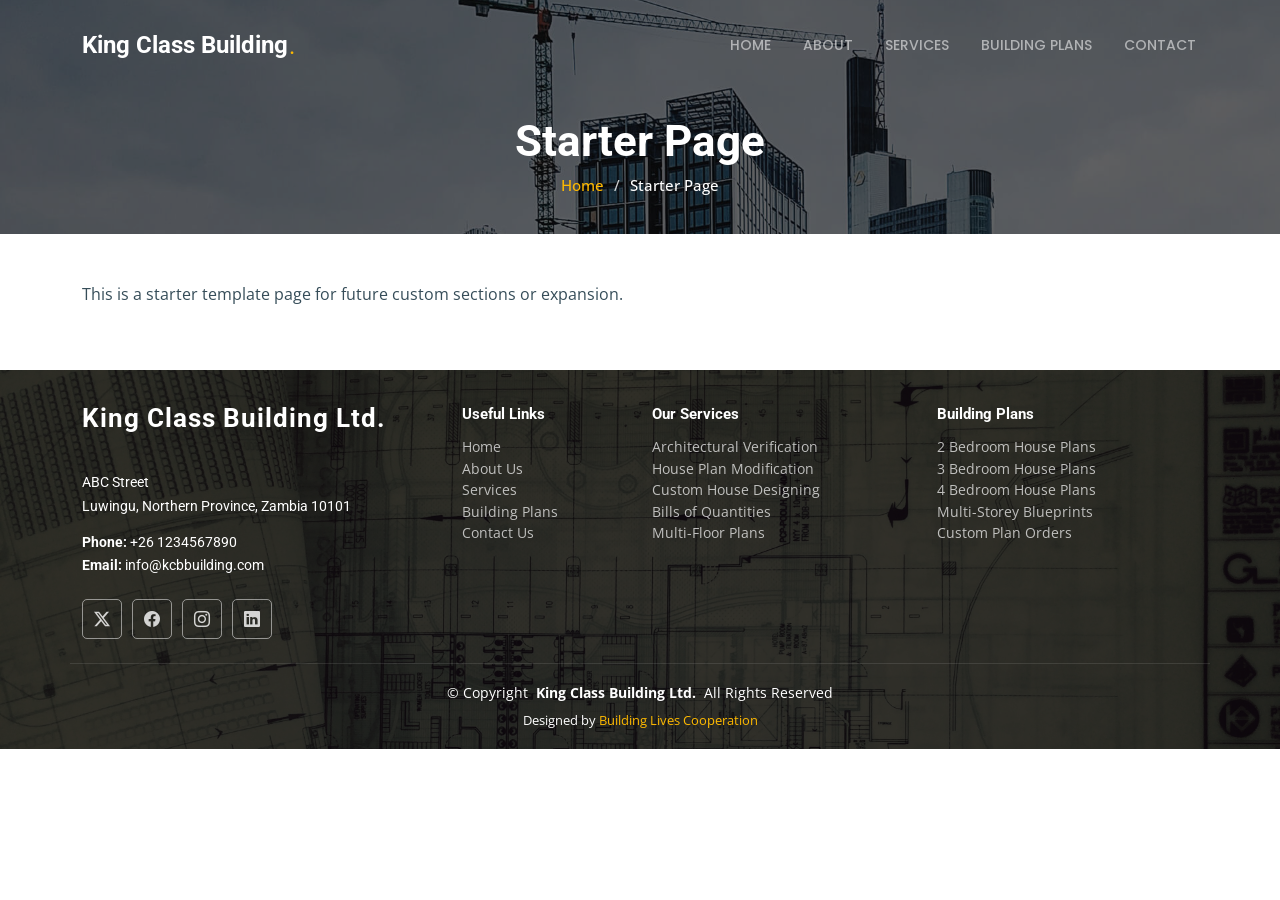
<file: starter-page.html>
<!DOCTYPE html>
<html lang="en">

<head>
  <meta charset="utf-8">
  <meta content="width=device-width, initial-scale=1.0" name="viewport">
  <title>Starter Page | King Class Building Ltd.</title>
  <meta content="King Class Building Ltd. custom starter page." name="description">
  <meta content="King Class Building" name="keywords">

  <!-- Favicons -->
  <link href="assets/img/favicon.png" rel="icon">
  <link href="assets/img/apple-touch-icon.png" rel="apple-touch-icon">

  <!-- Fonts -->
  <link href="https://fonts.googleapis.com" rel="preconnect">
  <link href="https://fonts.gstatic.com" rel="preconnect" crossorigin>
  <link href="https://fonts.googleapis.com/css2?family=Roboto:ital,wght@0,100;0,300;0,400;0,500;0,700;0,900;1,100;1,300;1,400;1,500;1,700;1,900&family=Open+Sans:ital,wght@0,300;0,400;0,500;0,600;0,700;0,800;1,300;1,400;1,500;1,600;1,700;1,800&family=Poppins:ital,wght@0,100;0,200;0,300;0,400;0,500;0,600;0,700;0,800;0,900;1,100;1,200;1,300;1,400;1,500;1,600;1,700;1,800&display=swap" rel="stylesheet">

  <!-- Vendor CSS Files -->
  <link href="assets/vendor/bootstrap/css/bootstrap.min.css" rel="stylesheet">
  <link href="assets/vendor/bootstrap-icons/bootstrap-icons.css" rel="stylesheet">
  <link href="assets/vendor/aos/aos.css" rel="stylesheet">
  <link href="assets/vendor/fontawesome-free/css/all.min.css" rel="stylesheet">
  <link href="assets/vendor/glightbox/css/glightbox.min.css" rel="stylesheet">
  <link href="assets/vendor/swiper/swiper-bundle.min.css" rel="stylesheet">

  <!-- Main CSS File -->
  <link href="assets/css/main.css" rel="stylesheet">
</head>

<body class="starter-page-page">

  <header id="header" class="header d-flex align-items-center fixed-top">
    <div class="container-fluid container-xl position-relative d-flex align-items-center justify-content-between">

      <a href="index.html" class="logo d-flex align-items-center">
        <h1 class="sitename">King Class Building</h1> <span>.</span>
      </a>

      <nav id="navmenu" class="navmenu">
        <ul>
          <li><a href="index.html">Home</a></li>
          <li><a href="about.html">About</a></li>
          <li><a href="services.html">Services</a></li>
          <li><a href="projects.html">Building Plans</a></li>
          <li><a href="contact.html">Contact</a></li>
        </ul>
        <i class="mobile-nav-toggle d-xl-none bi bi-list" aria-label="Toggle Navigation"></i>
      </nav>

    </div>
  </header>

  <main class="main">

    <!-- Page Title -->
    <div class="page-title dark-background" style="background-image: url(assets/img/page-title-bg.jpg);">
      <div class="container position-relative">
        <h1>Starter Page</h1>
        <nav class="breadcrumbs">
          <ol>
            <li><a href="index.html">Home</a></li>
            <li class="current">Starter Page</li>
          </ol>
        </nav>
      </div>
    </div><!-- End Page Title -->

    <!-- Starter Section Section -->
    <section id="starter-section" class="starter-section section">

      <div class="container" data-aos="fade-up">
        <p>This is a starter template page for future custom sections or expansion.</p>
      </div>

    </section><!-- /Starter Section Section -->

  </main>

  <footer id="footer" class="footer dark-background">

    <div class="container footer-top">
      <div class="row gy-4">
        <div class="col-lg-4 col-md-6 footer-about">
          <a href="index.html" class="logo d-flex align-items-center">
            <span class="sitename">King Class Building Ltd.</span>
          </a>
          <div class="footer-contact pt-3">
            <p>ABC Street</p>
            <p>Luwingu, Northern Province, Zambia 10101</p>
            <p class="mt-3"><strong>Phone:</strong> <span>+26 1234567890</span></p>
            <p><strong>Email:</strong> <span>info@kcbbuilding.com</span></p>
          </div>
          <div class="social-links d-flex mt-4">
            <a href="#" aria-label="Twitter"><i class="bi bi-twitter-x"></i></a>
            <a href="#" aria-label="Facebook"><i class="bi bi-facebook"></i></a>
            <a href="#" aria-label="Instagram"><i class="bi bi-instagram"></i></a>
            <a href="#" aria-label="LinkedIn"><i class="bi bi-linkedin"></i></a>
          </div>
        </div>

        <div class="col-lg-2 col-md-3 footer-links">
          <h4>Useful Links</h4>
          <ul>
            <li><a href="index.html">Home</a></li>
            <li><a href="about.html">About Us</a></li>
            <li><a href="services.html">Services</a></li>
            <li><a href="projects.html">Building Plans</a></li>
            <li><a href="contact.html">Contact Us</a></li>
          </ul>
        </div>

        <div class="col-lg-3 col-md-3 footer-links">
          <h4>Our Services</h4>
          <ul>
            <li><a href="services.html">Architectural Verification</a></li>
            <li><a href="services.html">House Plan Modification</a></li>
            <li><a href="services.html">Custom House Designing</a></li>
            <li><a href="services.html">Bills of Quantities</a></li>
            <li><a href="projects.html">Multi-Floor Plans</a></li>
          </ul>
        </div>

        <div class="col-lg-3 col-md-6 footer-links">
          <h4>Building Plans</h4>
          <ul>
            <li><a href="projects.html">2 Bedroom House Plans</a></li>
            <li><a href="projects.html">3 Bedroom House Plans</a></li>
            <li><a href="projects.html">4 Bedroom House Plans</a></li>
            <li><a href="projects.html">Multi-Storey Blueprints</a></li>
            <li><a href="contact.html">Custom Plan Orders</a></li>
          </ul>
        </div>
      </div>
    </div>

    <div class="container copyright text-center mt-4">
      <p>© <span>Copyright</span> <strong class="px-1 sitename">King Class Building Ltd.</strong> <span>All Rights Reserved</span></p>
      <div class="credits">
        Designed by <a href="#">Building Lives Cooperation</a>
      </div>
    </div>

  </footer>

  <!-- Scroll Top -->
  <a href="#" id="scroll-top" class="scroll-top d-flex align-items-center justify-content-center" aria-label="Scroll to top"><i class="bi bi-arrow-up-short"></i></a>

  <!-- Preloader -->
  <div id="preloader"></div>

  <!-- Vendor JS Files -->
  <script src="assets/vendor/bootstrap/js/bootstrap.bundle.min.js"></script>
  <script src="assets/vendor/php-email-form/validate.js"></script>
  <script src="assets/vendor/aos/aos.js"></script>
  <script src="assets/vendor/glightbox/js/glightbox.min.js"></script>
  <script src="assets/vendor/imagesloaded/imagesloaded.pkgd.min.js"></script>
  <script src="assets/vendor/isotope-layout/isotope.pkgd.min.js"></script>
  <script src="assets/vendor/swiper/swiper-bundle.min.js"></script>
  <script src="assets/vendor/purecounter/purecounter_vanilla.js"></script>

  <!-- Main JS File -->
  <script src="assets/js/main.js"></script>

</body>

</html>
</file>
<file: assets/css/main.css>
/* Fonts */
:root {
  --default-font: "Open Sans",  system-ui, -apple-system, "Segoe UI", Roboto, "Helvetica Neue", Arial, "Noto Sans", "Liberation Sans", sans-serif, "Apple Color Emoji", "Segoe UI Emoji", "Segoe UI Symbol", "Noto Color Emoji";
  --heading-font: "Roboto",  sans-serif;
  --nav-font: "Poppins",  sans-serif;
}

/* Global Colors - The following color variables are used throughout the website. Updating them here will change the color scheme of the entire website */
:root { 
  --background-color: #ffffff; /* Background color for the entire website, including individual sections */
  --default-color: #364d59; /* Default color used for the majority of the text content across the entire website */
  --heading-color: #52565e; /* Color for headings, subheadings and title throughout the website */
  --accent-color: #feb900; /* Accent color that represents your brand on the website. It's used for buttons, links, and other elements that need to stand out */
  --surface-color: #ffffff; /* The surface color is used as a background of boxed elements within sections, such as cards, icon boxes, or other elements that require a visual separation from the global background. */
  --contrast-color: #ffffff; /* Contrast color for text, ensuring readability against backgrounds of accent, heading, or default colors. */
}

/* Nav Menu Colors - The following color variables are used specifically for the navigation menu. They are separate from the global colors to allow for more customization options */
:root {
  --nav-color: rgba(255, 255, 255, 0.55);  /* The default color of the main navmenu links */
  --nav-hover-color: #ffffff; /* Applied to main navmenu links when they are hovered over or active */
  --nav-mobile-background-color: #ffffff; /* Used as the background color for mobile navigation menu */
  --nav-dropdown-background-color: #ffffff; /* Used as the background color for dropdown items that appear when hovering over primary navigation items */
  --nav-dropdown-color: #212529; /* Used for navigation links of the dropdown items in the navigation menu. */
  --nav-dropdown-hover-color: #feb900; /* Similar to --nav-hover-color, this color is applied to dropdown navigation links when they are hovered over. */
}

/* Color Presets - These classes override global colors when applied to any section or element, providing reuse of the sam color scheme. */

.light-background {
  --background-color: #f4f7f6;
  --surface-color: #ffffff;
}

.dark-background {
  --background-color: #060606;
  --default-color: #ffffff;
  --heading-color: #ffffff;
  --surface-color: #252525;
  --contrast-color: #ffffff;
}

/* Smooth scroll */
:root {
  scroll-behavior: smooth;
}

/*--------------------------------------------------------------
# General Styling & Shared Classes
--------------------------------------------------------------*/
html, body {
  overflow-x: hidden;
  max-width: 100vw;
}

body {
  color: var(--default-color);
  background-color: var(--background-color);
  font-family: var(--default-font);
}

a {
  color: var(--accent-color);
  text-decoration: none;
  transition: 0.3s;
}

a:hover {
  color: color-mix(in srgb, var(--accent-color), transparent 25%);
  text-decoration: none;
}

h1,
h2,
h3,
h4,
h5,
h6 {
  color: var(--heading-color);
  font-family: var(--heading-font);
}

/* PHP Email Form Messages
------------------------------*/
.php-email-form .error-message {
  display: none;
  background: #df1529;
  color: #ffffff;
  text-align: left;
  padding: 15px;
  margin-bottom: 24px;
  font-weight: 600;
}

.php-email-form .sent-message {
  display: none;
  color: #ffffff;
  background: #059652;
  text-align: center;
  padding: 15px;
  margin-bottom: 24px;
  font-weight: 600;
}

.php-email-form .loading {
  display: none;
  background: var(--surface-color);
  text-align: center;
  padding: 15px;
  margin-bottom: 24px;
}

.php-email-form .loading:before {
  content: "";
  display: inline-block;
  border-radius: 50%;
  width: 24px;
  height: 24px;
  margin: 0 10px -6px 0;
  border: 3px solid var(--accent-color);
  border-top-color: var(--surface-color);
  animation: php-email-form-loading 1s linear infinite;
}

@keyframes php-email-form-loading {
  0% {
    transform: rotate(0deg);
  }

  100% {
    transform: rotate(360deg);
  }
}

/*--------------------------------------------------------------
# Global Header
--------------------------------------------------------------*/
.header {
  --background-color: rgba(255, 255, 255, 0);
  --default-color: #ffffff;
  --heading-color: #ffffff;
  color: var(--default-color);
  background-color: var(--background-color);
  padding: 20px 0;
  transition: all 0.5s;
  z-index: 997;
}

.header .logo img {
  max-height: 32px;
  margin-right: 8px;
}

.header .logo h1 {
  font-size: 24px;
  margin: 0;
  font-weight: 700;
  color: var(--heading-color);
}

.header .logo span {
  font-size: 24px;
  padding-left: 1px;
  font-family: var(--heading-font);
  color: var(--accent-color);
}

.scrolled .header {
  box-shadow: 0px 0 18px rgba(0, 0, 0, 0.1);
}

/* Global Header on Scroll
------------------------------*/
.scrolled .header {
  --background-color: rgba(255, 255, 255, 0.95);
  --heading-color: #3c3c3c;
  --nav-color: #3c3c3c;
  --nav-hover-color: #3c3c3c;
}

/*--------------------------------------------------------------
# Navigation Menu
--------------------------------------------------------------*/
/* Desktop Navigation */
@media (min-width: 1200px) {
  .navmenu {
    padding: 0;
  }

  .navmenu ul {
    margin: 0;
    padding: 0;
    display: flex;
    list-style: none;
    align-items: center;
  }

  .navmenu li {
    position: relative;
  }

  .navmenu>ul>li {
    white-space: nowrap;
    padding: 15px 14px;
  }

  .navmenu>ul>li:last-child {
    padding-right: 0;
  }

  .navmenu a,
  .navmenu a:focus {
    color: var(--nav-color);
    font-size: 14px;
    padding: 0 2px;
    font-family: var(--nav-font);
    font-weight: 500;
    display: flex;
    align-items: center;
    justify-content: space-between;
    white-space: nowrap;
    transition: 0.3s;
    position: relative;
    text-transform: uppercase;
  }

  .navmenu a i,
  .navmenu a:focus i {
    font-size: 12px;
    line-height: 0;
    margin-left: 5px;
    transition: 0.3s;
  }

  .navmenu>ul>li>a:before {
    content: "";
    position: absolute;
    height: 2px;
    bottom: -6px;
    left: 0;
    background-color: var(--accent-color);
    visibility: hidden;
    width: 0px;
    transition: all 0.3s ease-in-out 0s;
  }

  .navmenu a:hover:before,
  .navmenu li:hover>a:before,
  .navmenu .active:before {
    visibility: visible;
    width: 100%;
  }

  .navmenu li:hover>a,
  .navmenu .active,
  .navmenu .active:focus {
    color: var(--nav-hover-color);
  }

  .navmenu .dropdown ul {
    margin: 0;
    padding: 10px 0;
    background: var(--nav-dropdown-background-color);
    display: block;
    position: absolute;
    visibility: hidden;
    left: 14px;
    top: 130%;
    opacity: 0;
    transition: 0.3s;
    border-radius: 4px;
    z-index: 99;
    box-shadow: 0px 0px 30px rgba(0, 0, 0, 0.1);
  }

  .navmenu .dropdown ul li {
    min-width: 200px;
  }

  .navmenu .dropdown ul a {
    padding: 10px 20px;
    font-size: 15px;
    text-transform: none;
    font-weight: 400;
    color: var(--nav-dropdown-color);
  }

  .navmenu .dropdown ul a i {
    font-size: 12px;
  }

  .navmenu .dropdown ul a:hover,
  .navmenu .dropdown ul .active:hover,
  .navmenu .dropdown ul li:hover>a {
    color: var(--nav-dropdown-hover-color);
  }

  .navmenu .dropdown:hover>ul {
    opacity: 1;
    top: 100%;
    visibility: visible;
  }

  .navmenu .dropdown .dropdown ul {
    top: 0;
    left: -90%;
    visibility: hidden;
  }

  .navmenu .dropdown .dropdown:hover>ul {
    opacity: 1;
    top: 0;
    left: -100%;
    visibility: visible;
  }
}

/* Mobile Navigation */
@media (max-width: 1199px) {
  .mobile-nav-toggle {
    color: #ffffff;
    background: rgba(255, 255, 255, 0.18);
    font-size: 24px;
    line-height: 1;
    padding: 8px 12px;
    border-radius: 8px;
    cursor: pointer;
    transition: all 0.3s ease;
    display: inline-flex;
    align-items: center;
    justify-content: center;
    backdrop-filter: blur(4px);
  }

  .mobile-nav-toggle:hover {
    background: var(--accent-color);
    color: #111111;
  }

  .scrolled .mobile-nav-toggle {
    color: #212529;
    background: rgba(0, 0, 0, 0.08);
  }

  .navmenu {
    padding: 0;
    z-index: 9997;
  }

  .navmenu ul {
    display: none;
  }

  .mobile-nav-active {
    overflow: hidden;
  }

  .mobile-nav-active .mobile-nav-toggle {
    color: #ffffff;
    background: rgba(255, 255, 255, 0.2);
    position: fixed;
    top: 18px;
    right: 20px;
    z-index: 9999;
  }

  .mobile-nav-active .navmenu {
    position: fixed;
    inset: 0;
    background: rgba(10, 15, 25, 0.85);
    backdrop-filter: blur(10px);
    z-index: 9998;
    display: flex;
    align-items: center;
    justify-content: center;
    padding: 20px;
    animation: navFadeIn 0.3s ease-out;
  }

  .mobile-nav-active .navmenu>ul {
    display: flex;
    flex-direction: column;
    width: 100%;
    max-width: 360px;
    background: #ffffff;
    border-radius: 14px;
    padding: 24px 18px;
    margin: 0;
    box-shadow: 0 20px 40px rgba(0, 0, 0, 0.35);
    border: 1px solid rgba(255, 255, 255, 0.2);
    animation: navSlideUp 0.3s ease-out;
    list-style: none;
  }

  .mobile-nav-active .navmenu>ul>li {
    margin-bottom: 6px;
  }

  .mobile-nav-active .navmenu>ul>li:last-child {
    margin-bottom: 0;
  }

  .mobile-nav-active .navmenu a,
  .mobile-nav-active .navmenu a:focus {
    color: #2c3e50;
    padding: 12px 18px;
    font-family: var(--nav-font);
    font-size: 16px;
    font-weight: 600;
    display: flex;
    align-items: center;
    justify-content: space-between;
    border-radius: 8px;
    transition: all 0.2s ease;
  }

  .mobile-nav-active .navmenu a:hover,
  .mobile-nav-active .navmenu .active,
  .mobile-nav-active .navmenu .active:focus {
    color: #111111;
    background-color: var(--accent-color);
  }
}

@keyframes navFadeIn {
  from { opacity: 0; }
  to { opacity: 1; }
}

@keyframes navSlideUp {
  from { transform: translateY(20px) scale(0.96); opacity: 0; }
  to { transform: translateY(0) scale(1); opacity: 1; }
}

/*--------------------------------------------------------------
# Global Footer
--------------------------------------------------------------*/
.footer {
  color: var(--default-color);
  background-color: var(--background-color);
  background: url("../img/FBG1.jpg") top center no-repeat;
  background-size: cover;
  font-size: 14px;
  position: relative;
}

.footer .container {
  position: relative;
}

.footer:before {
  content: "";
  background: color-mix(in srgb, var(--background-color), transparent 20%);
  position: absolute;
  inset: 0;
}

.footer .footer-top {
  padding-top: 50px;
}

.footer .footer-about .logo {
  line-height: 1;
  margin-bottom: 25px;
}

.footer .footer-about .logo img {
  max-height: 40px;
  margin-right: 6px;
}

.footer .footer-about .logo span {
  color: var(--heading-color);
  font-family: var(--heading-font);
  font-size: 26px;
  font-weight: 700;
  letter-spacing: 1px;
}

.footer .footer-about p {
  font-size: 14px;
  font-family: var(--heading-font);
}

.footer .social-links a {
  display: flex;
  align-items: center;
  justify-content: center;
  width: 40px;
  height: 40px;
  border-radius: 5px;
  border: 1px solid color-mix(in srgb, var(--default-color), transparent 50%);
  font-size: 16px;
  color: color-mix(in srgb, var(--default-color), transparent 20%);
  margin-right: 10px;
  transition: 0.3s;
}

.footer .social-links a:hover {
  color: var(--accent-color);
  border-color: var(--accent-color);
}

.footer h4 {
  font-size: 16px;
  font-weight: bold;
  position: relative;
  padding-bottom: 12px;
}

.footer .footer-links {
  margin-bottom: 30px;
}

.footer .footer-links ul {
  list-style: none;
  padding: 0;
  margin: 0;
}

.footer .footer-links ul i {
  padding-right: 2px;
  font-size: 12px;
  line-height: 0;
}

.footer .footer-links ul li {
  padding: 10px 0;
  display: flex;
  align-items: center;
}

.footer .footer-links ul li:first-child {
  padding-top: 0;
}

.footer .footer-links ul a {
  color: color-mix(in srgb, var(--default-color), transparent 30%);
  display: inline-block;
  line-height: 1;
}

.footer .footer-links ul a:hover {
  color: var(--accent-color);
}

.footer .footer-contact p {
  margin-bottom: 5px;
}

.footer .copyright {
  padding-top: 25px;
  padding-bottom: 25px;
  border-top: 1px solid color-mix(in srgb, var(--default-color), transparent 90%);
}

.footer .copyright p {
  margin-bottom: 0;
}

.footer .credits {
  margin-top: 8px;
  font-size: 13px;
}

/*--------------------------------------------------------------
# Preloader
--------------------------------------------------------------*/
#preloader {
  position: fixed;
  inset: 0;
  z-index: 999999;
  overflow: hidden;
  background: var(--background-color);
  transition: all 0.6s ease-out;
}

#preloader:before {
  content: "";
  position: fixed;
  top: calc(50% - 30px);
  left: calc(50% - 30px);
  border: 6px solid #ffffff;
  border-color: var(--accent-color) transparent var(--accent-color) transparent;
  border-radius: 50%;
  width: 60px;
  height: 60px;
  animation: animate-preloader 1.5s linear infinite;
}

@keyframes animate-preloader {
  0% {
    transform: rotate(0deg);
  }

  100% {
    transform: rotate(360deg);
  }
}

/*--------------------------------------------------------------
# Scroll Top Button
--------------------------------------------------------------*/
.scroll-top {
  position: fixed;
  visibility: hidden;
  opacity: 0;
  right: 15px;
  bottom: 15px;
  z-index: 99999;
  background-color: var(--accent-color);
  width: 40px;
  height: 40px;
  border-radius: 4px;
  transition: all 0.4s;
}

.scroll-top i {
  font-size: 24px;
  color: var(--default-color);
  line-height: 0;
}

.scroll-top:hover {
  background-color: color-mix(in srgb, var(--accent-color), transparent 20%);
  color: var(--contrast-color);
}

.scroll-top.active {
  visibility: visible;
  opacity: 1;
}

/*--------------------------------------------------------------
# Disable aos animation delay on mobile devices
--------------------------------------------------------------*/
@media screen and (max-width: 768px) {
  [data-aos-delay] {
    transition-delay: 0 !important;
  }
}

/*--------------------------------------------------------------
# Global Page Titles & Breadcrumbs
--------------------------------------------------------------*/
.page-title {
  color: var(--default-color);
  background-color: var(--background-color);
  background-size: cover;
  background-position: center;
  background-repeat: no-repeat;
  padding: 115px 0 38px 0;
  text-align: center;
  position: relative;
}

@media (max-width: 991px) {
  .page-title {
    padding: 95px 0 30px 0;
  }
}

@media (max-width: 575px) {
  .page-title {
    padding: 80px 0 24px 0;
  }
}

.page-title:before {
  content: "";
  background-color: color-mix(in srgb, var(--background-color), transparent 40%);
  position: absolute;
  inset: 0;
}

.page-title h1 {
  font-size: clamp(1.75rem, 4.5vw, 2.75rem);
  font-weight: 700;
  margin-bottom: 6px;
}

.page-title .breadcrumbs ol {
  display: flex;
  flex-wrap: wrap;
  list-style: none;
  justify-content: center;
  padding: 0;
  margin: 0;
  font-size: 15px;
  font-weight: 500;
}

.page-title .breadcrumbs ol li+li {
  padding-left: 10px;
}

.page-title .breadcrumbs ol li+li::before {
  content: "/";
  display: inline-block;
  padding-right: 10px;
  color: color-mix(in srgb, var(--default-color), transparent 20%);
}

/*--------------------------------------------------------------
# Global Sections
--------------------------------------------------------------*/
section,
.section {
  color: var(--default-color);
  background-color: var(--background-color);
  padding: 48px 0;
  scroll-margin-top: 80px;
  overflow: clip;
}

@media (max-width: 991px) {
  section,
  .section {
    padding: 36px 0;
    scroll-margin-top: 65px;
  }
}

@media (max-width: 575px) {
  section,
  .section {
    padding: 26px 0;
  }
}

/*--------------------------------------------------------------
# Global Section Titles
--------------------------------------------------------------*/
.section-title {
  text-align: center;
  padding-bottom: 28px;
  position: relative;
}

@media (max-width: 575px) {
  .section-title {
    padding-bottom: 20px;
  }
}

.section-title h2 {
  font-size: clamp(1.4rem, 3.2vw, 2rem);
  font-weight: 700;
  position: relative;
  margin-bottom: 8px;
}

.section-title h2:before,
.section-title h2:after {
  content: "";
  width: 40px;
  height: 2px;
  background: var(--accent-color);
  display: inline-block;
}

.section-title h2:before {
  margin: 0 12px 8px 0;
}

.section-title h2:after {
  margin: 0 0 8px 12px;
}

.section-title p {
  margin-bottom: 0;
  font-size: clamp(0.9rem, 1.8vw, 1.05rem);
  color: color-mix(in srgb, var(--default-color), transparent 25%);
}

/*--------------------------------------------------------------
# Hero Section
--------------------------------------------------------------*/
.hero {
  width: 100%;
  min-height: 72vh;
  max-height: 640px;
  position: relative;
  padding: 0;
  display: flex;
  align-items: center;
  justify-content: center;
  overflow: hidden;
}

@media (max-width: 991px) {
  .hero {
    min-height: 480px;
  }
}

@media (max-width: 575px) {
  .hero {
    min-height: 390px;
  }
}

.hero .info {
  position: relative;
  inset: 0;
  z-index: 3;
  padding: 100px 15px 40px 15px;
}

@media (max-width: 768px) {
  .hero .info {
    padding: 85px 12px 30px 12px;
  }
}

@media (max-width: 480px) {
  .hero .info {
    padding: 75px 10px 24px 10px;
  }
}

.hero .info h2 {
  margin-bottom: 16px;
  padding-bottom: 16px;
  font-size: clamp(1.6rem, 4.5vw, 3rem);
  font-weight: 700;
  position: relative;
  line-height: 1.25;
}

.hero .info h2:after {
  content: "";
  position: absolute;
  display: block;
  width: 60px;
  height: 3px;
  background: var(--accent-color);
  left: 0;
  right: 0;
  bottom: 0;
  margin: auto;
}

.hero .info p {
  color: color-mix(in srgb, var(--default-color), transparent 15%);
  font-size: clamp(0.92rem, 1.8vw, 1.1rem);
  line-height: 1.55;
  max-width: 680px;
  margin: 0 auto;
}

.hero .info .btn-get-started {
  color: var(--contrast-color);
  font-family: var(--heading-font);
  font-weight: 600;
  font-size: 15px;
  letter-spacing: 0.5px;
  display: inline-flex;
  align-items: center;
  justify-content: center;
  padding: 10px 28px;
  border-radius: 50px;
  transition: 0.3s;
  background: var(--accent-color);
  color: #111111;
  border: 2px solid var(--accent-color);
}

.hero .info .btn-get-started:hover {
  background: #e0a300;
  border-color: #e0a300;
  color: #111111;
}

.hero .carousel {
  inset: 0;
  position: absolute;
  overflow: hidden;
}

.hero .carousel-item {
  position: absolute;
  inset: 0;
  background-size: cover;
  background-position: center;
  background-repeat: no-repeat;
  overflow: hidden;
  transition-duration: 0.4s;
}

.hero .carousel-item img {
  position: absolute;
  inset: 0;
  display: block;
  width: 100%;
  height: 100%;
  object-fit: cover;
  z-index: 1;
}

.hero .carousel-item::before {
  content: "";
  background-color: color-mix(in srgb, var(--background-color), transparent 30%);
  position: absolute;
  inset: 0;
  z-index: 2;
}

.hero .carousel-control-prev {
  justify-content: start;
}

@media (min-width: 640px) {
  .hero .carousel-control-prev {
    padding-left: 15px;
  }
}

.hero .carousel-control-next {
  justify-content: end;
}

@media (min-width: 640px) {
  .hero .carousel-control-next {
    padding-right: 15px;
  }
}

.hero .carousel-control-next-icon,
.hero .carousel-control-prev-icon {
  background: none;
  font-size: 26px;
  line-height: 0;
  background: color-mix(in srgb, var(--default-color), transparent 80%);
  color: color-mix(in srgb, var(--default-color), transparent 40%);
  border-radius: 50px;
  width: 54px;
  height: 54px;
  display: flex;
  align-items: center;
  justify-content: center;
}

.hero .carousel-control-prev,
.hero .carousel-control-next {
  z-index: 3;
  transition: 0.3s;
}

.hero .carousel-control-prev:focus,
.hero .carousel-control-next:focus {
  opacity: 0.5;
}

.hero .carousel-control-prev:hover,
.hero .carousel-control-next:hover {
  opacity: 0.9;
}

/*--------------------------------------------------------------
# Get Started Section
--------------------------------------------------------------*/
.get-started .content {
  padding: 30px 0;
}

.get-started .content h3 {
  font-size: 36px;
  font-weight: 600;
  margin-bottom: 25px;
  padding-bottom: 25px;
  position: relative;
}

.get-started .content h3:after {
  content: "";
  position: absolute;
  display: block;
  width: 60px;
  height: 4px;
  background: var(--accent-color);
  left: 0;
  bottom: 0;
}

.get-started .content p {
  font-size: 14px;
}

.get-started .php-email-form {
  background: color-mix(in srgb, var(--default-color), transparent 97%);
  padding: 30px;
  height: 100%;
}

@media (max-width: 575px) {
  .get-started .php-email-form {
    padding: 20px;
  }
}

.get-started .php-email-form h3 {
  font-size: 14px;
  font-weight: 700;
  text-transform: uppercase;
  letter-spacing: 1px;
}

.get-started .php-email-form p {
  font-size: 14px;
  margin-bottom: 20px;
}

.get-started .php-email-form input[type=text],
.get-started .php-email-form input[type=email],
.get-started .php-email-form textarea {
  font-size: 14px;
  padding: 10px 15px;
  box-shadow: none;
  border-radius: 0;
  color: var(--default-color);
  background-color: color-mix(in srgb, var(--background-color), transparent 20%);
  border-color: color-mix(in srgb, var(--default-color), transparent 80%);
}

.get-started .php-email-form input[type=text]:focus,
.get-started .php-email-form input[type=email]:focus,
.get-started .php-email-form textarea:focus {
  border-color: var(--accent-color);
}

.get-started .php-email-form input[type=text]::placeholder,
.get-started .php-email-form input[type=email]::placeholder,
.get-started .php-email-form textarea::placeholder {
  color: color-mix(in srgb, var(--default-color), transparent 70%);
}

.get-started .php-email-form button[type=submit] {
  color: var(--contrast-color);
  background: var(--accent-color);
  border: 0;
  padding: 10px 30px;
  transition: 0.4s;
  border-radius: 4px;
}

.get-started .php-email-form button[type=submit]:hover {
  background: color-mix(in srgb, var(--accent-color), transparent 20%);
}

/*--------------------------------------------------------------
# Constructions Section
--------------------------------------------------------------*/
.constructions .card-item {
  background-color: var(--surface-color);
  border: 1px solid color-mix(in srgb, var(--default-color), transparent 85%);
  position: relative;
  border-radius: 0;
}

.constructions .card-item .card-bg {
  min-height: 300px;
  position: relative;
}

.constructions .card-item .card-bg img {
  position: absolute;
  inset: 0;
  display: block;
  width: 100%;
  height: 100%;
  object-fit: cover;
  object-position: center;
  z-index: 1;
}

.constructions .card-item .card-body {
  padding: 30px;
}

.constructions .card-item h4 {
  font-weight: 700;
  font-size: 20px;
  margin-bottom: 15px;
}

.constructions .card-item p {
  color: color-mix(in srgb, var(--default-color), transparent 40%);
  margin: 0;
}

/*--------------------------------------------------------------
# Services Section
--------------------------------------------------------------*/
.services .service-item {
  background-color: var(--surface-color);
  padding: 40px;
  box-shadow: 0px 0 30px rgba(0, 0, 0, 0.1);
  height: 100%;
}

.services .service-item .icon {
  width: 48px;
  height: 48px;
  position: relative;
  margin-bottom: 50px;
}

.services .service-item .icon i {
  color: var(--heading-color);
  font-size: 56px;
  transition: ease-in-out 0.3s;
  z-index: 2;
  position: relative;
}

.services .service-item .icon:before {
  position: absolute;
  content: "";
  height: 100%;
  width: 100%;
  background: color-mix(in srgb, var(--heading-color), transparent 95%);
  border-radius: 50px;
  z-index: 1;
  top: 10px;
  right: -20px;
  transition: 0.3s;
}

.services .service-item h3 {
  color: color-mix(in srgb, var(--heading-color), transparent 20%);
  font-weight: 700;
  margin: 0 0 20px 0;
  padding-bottom: 8px;
  font-size: 22px;
  position: relative;
  display: inline-block;
  border-bottom: 4px solid color-mix(in srgb, var(--heading-color), transparent 90%);
  transition: 0.3s;
}

.services .service-item p {
  line-height: 24px;
  font-size: 14px;
  margin-bottom: 0;
}

.services .service-item .readmore {
  margin-top: 15px;
  display: inline-block;
  color: color-mix(in srgb, var(--default-color), transparent 30%);
}

.services .service-item:hover .icon i {
  color: var(--heading-color);
}

.services .service-item:hover .icon:before {
  background: var(--accent-color);
}

.services .service-item:hover h3 {
  border-color: var(--accent-color);
  color: var(--heading-color);
}

.services .service-item:hover .readmore {
  color: var(--accent-color);
}

/*--------------------------------------------------------------
# Alt Services Section
--------------------------------------------------------------*/
.alt-services .features-image {
  position: relative;
  min-height: 400px;
}

.alt-services .features-image img {
  position: absolute;
  inset: 0;
  display: block;
  width: 100%;
  height: 100%;
  object-fit: cover;
  z-index: 1;
}

.alt-services h3 {
  font-size: 28px;
  font-weight: 700;
  margin-bottom: 20px;
  padding-bottom: 20px;
  position: relative;
}

.alt-services h3:after {
  content: "";
  background: var(--accent-color);
  position: absolute;
  display: block;
  width: 50px;
  height: 3px;
  left: 0;
  bottom: 0;
}

.alt-services .icon-box {
  margin-top: 50px;
}

.alt-services .icon-box i {
  color: var(--accent-color);
  background-color: var(--surface-color);
  display: flex;
  align-items: center;
  justify-content: center;
  margin-right: 25px;
  font-size: 28px;
  width: 56px;
  height: 56px;
  border-radius: 4px;
  line-height: 0;
  box-shadow: 0px 2px 30px rgba(0, 0, 0, 0.1);
  transition: 0.3s;
}

.alt-services .icon-box:hover i {
  background-color: var(--accent-color);
  color: var(--contrast-color);
}

.alt-services .icon-box h4 {
  font-weight: 700;
  margin-bottom: 10px;
  font-size: 18px;
}

.alt-services .icon-box h4 a {
  color: var(--heading-color);
  transition: 0.3s;
}

.alt-services .icon-box h4 a:hover {
  color: var(--accent-color);
}

.alt-services .icon-box p {
  line-height: 24px;
  font-size: 14px;
  margin-bottom: 0;
}

/*--------------------------------------------------------------
# Features Section
--------------------------------------------------------------*/
.features .nav-tabs {
  border: 0;
}

.features .nav-link {
  color: var(--heading-color);
  padding: 15px 0;
  transition: 0.3s;
  border-radius: 0;
  display: flex;
  align-items: center;
  justify-content: center;
  cursor: pointer;
  height: 100%;
  border: 0;
  border-bottom: 4px solid color-mix(in srgb, var(--default-color), transparent 90%);
}

.features .nav-link i {
  padding-right: 15px;
  font-size: 48px;
}

.features .nav-link h4 {
  font-size: 18px;
  font-weight: 600;
  margin: 0;
}

@media (max-width: 575px) {
  .features .nav-link h4 {
    font-size: 16px;
  }
}

.features .nav-link:hover {
  color: var(--accent-color);
  border-color: color-mix(in srgb, var(--default-color), transparent 80%);
}

.features .nav-link.active {
  background-color: var(--background-color);
  color: var(--accent-color);
  border-color: var(--accent-color);
}

.features .tab-content {
  margin-top: 30px;
}

.features .tab-pane h3 {
  color: var(--heading-color);
  font-weight: 700;
  font-size: 32px;
  position: relative;
  margin-bottom: 20px;
  padding-bottom: 20px;
}

.features .tab-pane h3:after {
  content: "";
  position: absolute;
  display: block;
  width: 60px;
  height: 3px;
  background: var(--accent-color);
  left: 0;
  bottom: 0;
}

.features .tab-pane ul {
  list-style: none;
  padding: 0;
}

.features .tab-pane ul li {
  padding-top: 10px;
}

.features .tab-pane ul i {
  font-size: 20px;
  padding-right: 4px;
  color: var(--accent-color);
}

.features .tab-pane p:last-child {
  margin-bottom: 0;
}

/*--------------------------------------------------------------
# Projects Section
--------------------------------------------------------------*/
.projects .portfolio-filters {
  padding: 0;
  margin: 0 auto 20px auto;
  list-style: none;
  text-align: center;
}

.projects .portfolio-filters li {
  cursor: pointer;
  display: inline-block;
  padding: 0;
  font-size: 18px;
  font-weight: 500;
  margin: 0 10px;
  line-height: 1;
  margin-bottom: 5px;
  transition: all 0.3s ease-in-out;
}

.projects .portfolio-filters li:hover,
.projects .portfolio-filters li.filter-active {
  color: var(--accent-color);
}

.projects .portfolio-filters li:first-child {
  margin-left: 0;
}

.projects .portfolio-filters li:last-child {
  margin-right: 0;
}

@media (max-width: 575px) {
  .projects .portfolio-filters li {
    font-size: 14px;
    margin: 0 5px;
  }
}

.projects .portfolio-content {
  position: relative;
  overflow: hidden;
}

.projects .portfolio-content img {
  transition: 0.3s;
}

.projects .portfolio-content .portfolio-info {
  opacity: 0;
  position: absolute;
  inset: 0;
  z-index: 3;
  transition: all ease-in-out 0.3s;
  background: rgba(0, 0, 0, 0.6);
  padding: 15px;
}

.projects .portfolio-content .portfolio-info h4 {
  font-size: 14px;
  padding: 5px 10px;
  font-weight: 400;
  color: #ffffff;
  display: inline-block;
  background-color: var(--accent-color);
}

.projects .portfolio-content .portfolio-info p {
  position: absolute;
  bottom: 10px;
  text-align: center;
  display: inline-block;
  left: 0;
  right: 0;
  font-size: 16px;
  font-weight: 600;
  color: rgba(255, 255, 255, 0.8);
}

.projects .portfolio-content .portfolio-info .preview-link,
.projects .portfolio-content .portfolio-info .details-link {
  position: absolute;
  left: calc(50% - 40px);
  font-size: 26px;
  top: calc(50% - 14px);
  color: #fff;
  transition: 0.3s;
  line-height: 1.2;
}

.projects .portfolio-content .portfolio-info .preview-link:hover,
.projects .portfolio-content .portfolio-info .details-link:hover {
  color: var(--accent-color);
}

.projects .portfolio-content .portfolio-info .details-link {
  left: 50%;
  font-size: 34px;
  line-height: 0;
}

.projects .portfolio-content:hover .portfolio-info {
  opacity: 1;
}

.projects .portfolio-content:hover img {
  transform: scale(1.1);
}

/*--------------------------------------------------------------
# Testimonials Section
--------------------------------------------------------------*/
.testimonials .testimonial-wrap {
  padding-left: 50px;
}

.testimonials .testimonials-carousel,
.testimonials .testimonials-slider {
  overflow: hidden;
}

.testimonials .testimonial-item {
  background-color: var(--surface-color);
  box-shadow: 0px 2px 15px rgba(0, 0, 0, 0.1);
  box-sizing: content-box;
  padding: 30px 30px 30px 60px;
  margin: 30px 15px;
  min-height: 200px;
  position: relative;
}

.testimonials .testimonial-item .testimonial-img {
  width: 90px;
  border-radius: 10px;
  border: 6px solid var(--background-color);
  position: absolute;
  left: -45px;
}

.testimonials .testimonial-item h3 {
  font-size: 18px;
  font-weight: bold;
  margin: 10px 0 5px 0;
}

.testimonials .testimonial-item h4 {
  color: color-mix(in srgb, var(--default-color), transparent 50%);
  font-size: 14px;
  margin: 0;
}

.testimonials .testimonial-item .stars {
  margin: 10px 0;
}

.testimonials .testimonial-item .stars i {
  color: #ffc107;
  margin: 0 1px;
}

.testimonials .testimonial-item .quote-icon-left,
.testimonials .testimonial-item .quote-icon-right {
  color: color-mix(in srgb, var(--accent-color), transparent 60%);
  font-size: 26px;
  line-height: 0;
}

.testimonials .testimonial-item .quote-icon-left {
  display: inline-block;
  left: -5px;
  position: relative;
}

.testimonials .testimonial-item .quote-icon-right {
  display: inline-block;
  right: -5px;
  position: relative;
  top: 10px;
  transform: scale(-1, -1);
}

.testimonials .testimonial-item p {
  font-style: italic;
  margin: 15px auto 15px auto;
}

.testimonials .swiper-wrapper {
  height: auto;
}

.testimonials .swiper-pagination {
  margin-top: 20px;
  position: relative;
}

.testimonials .swiper-pagination .swiper-pagination-bullet {
  width: 12px;
  height: 12px;
  background-color: var(--background-color);
  opacity: 1;
  border: 1px solid var(--accent-color);
}

.testimonials .swiper-pagination .swiper-pagination-bullet-active {
  background-color: var(--accent-color);
}

@media (max-width: 767px) {
  .testimonials .testimonial-wrap {
    padding-left: 0;
  }

  .testimonials .testimonials-carousel,
  .testimonials .testimonials-slider {
    overflow: hidden;
  }

  .testimonials .testimonial-item {
    padding: 30px;
    margin: 15px;
  }

  .testimonials .testimonial-item .testimonial-img {
    position: static;
    left: auto;
  }
}

/*--------------------------------------------------------------
# Recent Blog Posts Section
--------------------------------------------------------------*/
.recent-blog-posts .post-item {
  background: var(--surface-color);
  box-shadow: 0px 2px 20px rgba(0, 0, 0, 0.1);
  transition: 0.3s;
}

.recent-blog-posts .post-item .post-img img {
  transition: 0.5s;
}

.recent-blog-posts .post-item .post-date {
  position: absolute;
  right: 0;
  bottom: 0;
  background-color: var(--accent-color);
  color: var(--contrast-color);
  text-transform: uppercase;
  font-size: 13px;
  padding: 6px 12px;
  font-weight: 500;
}

.recent-blog-posts .post-item .post-content {
  padding: 30px;
}

.recent-blog-posts .post-item .post-title {
  color: var(--heading-color);
  font-size: 20px;
  font-weight: 700;
  transition: 0.3s;
  margin-bottom: 15px;
}

.recent-blog-posts .post-item .meta i {
  font-size: 16px;
  color: var(--accent-color);
}

.recent-blog-posts .post-item .meta span {
  font-size: 15px;
  color: color-mix(in srgb, var(--default-color), transparent 50%);
}

.recent-blog-posts .post-item hr {
  color: color-mix(in srgb, var(--default-color), transparent 80%);
  margin: 20px 0;
}

.recent-blog-posts .post-item .readmore {
  display: flex;
  align-items: center;
  font-weight: 600;
  line-height: 1;
  transition: 0.3s;
  color: color-mix(in srgb, var(--default-color), transparent 40%);
}

.recent-blog-posts .post-item .readmore i {
  line-height: 0;
  margin-left: 6px;
  font-size: 16px;
}

.recent-blog-posts .post-item:hover .post-title,
.recent-blog-posts .post-item:hover .readmore {
  color: var(--accent-color);
}

.recent-blog-posts .post-item:hover .post-img img {
  transform: scale(1.1);
}

/*--------------------------------------------------------------
# About Section
--------------------------------------------------------------*/
.about .inner-title {
  font-size: 2.75rem;
  font-weight: 700;
  margin: 30px 0;
}

@media (min-width: 991px) {
  .about .inner-title {
    max-width: 65%;
    margin: 0 0 80px 0;
  }
}

.about .our-story {
  padding: 40px;
  background-color: color-mix(in srgb, var(--default-color), transparent 96%);
}

@media (min-width: 991px) {
  .about .our-story {
    padding-right: 35%;
  }
}

.about .our-story h4 {
  text-transform: uppercase;
  font-size: 1.1rem;
  color: color-mix(in srgb, var(--default-color), transparent 50%);
}

.about .our-story h3 {
  font-size: 2.25rem;
  font-weight: 700;
  color: color-mix(in srgb, var(--default-color), transparent 20%);
}

.about .our-story p:last-child {
  margin-bottom: 0;
}

.about ul {
  list-style: none;
  padding: 0;
  font-size: 15px;
}

.about ul li {
  padding: 5px 0;
  display: flex;
  align-items: center;
}

.about ul i {
  font-size: 1.25rem;
  margin-right: 0.5rem;
  line-height: 1.2;
  color: var(--accent-color);
}

.about .watch-video i {
  font-size: 2rem;
  transition: 0.3s;
  color: var(--accent-color);
}

.about .watch-video a {
  font-weight: 600;
  color: color-mix(in srgb, var(--default-color), transparent 20%);
  margin-left: 8px;
  transition: 0.3s;
}

.about .watch-video:hover a {
  color: var(--accent-color);
}

.about .about-img {
  min-height: 400px;
  position: relative;
}

@media (min-width: 992px) {
  .about .about-img {
    position: absolute;
    top: 0;
    right: 0;
    min-height: 600px;
  }
}

.about .about-img img {
  position: absolute;
  inset: 0;
  display: block;
  width: 100%;
  height: 100%;
  object-fit: cover;
  object-position: center;
  z-index: 1;
}

/*--------------------------------------------------------------
# Stats Counter Section
--------------------------------------------------------------*/
.stats-counter .stats-item {
  box-shadow: 0px 0 30px rgba(0, 0, 0, 0.1);
  padding: 30px;
}

.stats-counter .stats-item i {
  color: var(--accent-color);
  font-size: 42px;
  line-height: 0;
  margin-right: 20px;
}

.stats-counter .stats-item span {
  color: var(--heading-color);
  font-size: 36px;
  display: block;
  font-weight: 600;
}

.stats-counter .stats-item p {
  padding: 0;
  margin: 0;
  font-family: var(--heading-font);
  font-size: 16px;
}

/*--------------------------------------------------------------
# Alt Services 2 Section
--------------------------------------------------------------*/
.alt-services-2 .features-image {
  position: relative;
  min-height: 400px;
}

.alt-services-2 .features-image img {
  position: absolute;
  inset: 0;
  display: block;
  width: 100%;
  height: 100%;
  object-fit: cover;
  z-index: 1;
}

.alt-services-2 h3 {
  font-size: 28px;
  font-weight: 700;
  margin-bottom: 20px;
}

.alt-services-2 .icon-box {
  margin-top: 30px;
}

.alt-services-2 .icon-box i {
  color: var(--accent-color);
  margin-right: 15px;
  font-size: 24px;
  line-height: 1.2;
}

.alt-services-2 .icon-box h4 {
  font-weight: 600;
  margin-bottom: 10px;
  font-size: 18px;
}

.alt-services-2 .icon-box p {
  line-height: 24px;
  font-size: 14px;
  margin-bottom: 0;
}

/*--------------------------------------------------------------
# Team Section
--------------------------------------------------------------*/
.team .member {
  position: relative;
}

.team .member .member-img {
  margin: 0 80px;
  border-radius: 50%;
  overflow: hidden;
  position: relative;
}

@media (max-width: 1024px) {
  .team .member .member-img {
    margin: 0 60px;
  }
}

.team .member .member-img img {
  position: relative;
  z-index: 1;
}

.team .member .member-img .social {
  position: absolute;
  inset: 0;
  background-color: rgba(0, 0, 0, 0.6);
  display: flex;
  justify-content: center;
  align-items: center;
  z-index: 2;
  padding-bottom: 20px;
  transition: 0.3s;
  visibility: hidden;
  opacity: 0;
}

.team .member .member-img .social a {
  transition: 0.3s;
  color: var(--contrast-color);
  font-size: 20px;
  margin: 0 8px;
}

.team .member .member-img .social a:hover {
  color: var(--accent-color);
}

.team .member .member-info {
  margin-top: 30px;
}

.team .member .member-info h4 {
  font-weight: 700;
  margin-bottom: 6px;
  font-size: 18px;
}

.team .member .member-info span {
  font-style: italic;
  display: block;
  font-size: 15px;
  color: color-mix(in srgb, var(--default-color), transparent 40%);
  margin-bottom: 10px;
}

.team .member .member-info p {
  margin-bottom: 0;
  font-size: 14px;
}

.team .member:hover .member-img .social {
  padding-bottom: 0;
  visibility: visible;
  opacity: 1;
}

/*--------------------------------------------------------------
# Features Cards Section
--------------------------------------------------------------*/
.features-cards h3 {
  font-size: 20px;
  font-weight: 700;
}

.features-cards p {
  font-size: 15px;
  color: color-mix(in srgb, var(--default-color), transparent 20%);
}

.features-cards ul li {
  display: flex;
  align-items: center;
  font-size: 14px;
  padding-top: 10px;
  color: color-mix(in srgb, var(--default-color), transparent 30%);
}

.features-cards ul li i {
  font-size: 16px;
  color: var(--accent-color);
  margin-right: 6px;
}

/*--------------------------------------------------------------
# Service Details Section
--------------------------------------------------------------*/
.service-details .services-list {
  background-color: var(--surface-color);
  padding: 10px 30px;
  border: 1px solid color-mix(in srgb, var(--default-color), transparent 90%);
  margin-bottom: 20px;
}

.service-details .services-list a {
  display: block;
  line-height: 1;
  padding: 8px 0 8px 15px;
  border-left: 3px solid color-mix(in srgb, var(--default-color), transparent 70%);
  margin: 20px 0;
  color: color-mix(in srgb, var(--default-color), transparent 20%);
  transition: 0.3s;
}

.service-details .services-list a.active {
  color: var(--heading-color);
  font-weight: 700;
  border-color: var(--accent-color);
}

.service-details .services-list a:hover {
  border-color: var(--accent-color);
}

.service-details .services-img {
  margin-bottom: 20px;
}

.service-details h3 {
  font-size: 26px;
  font-weight: 700;
}

.service-details h4 {
  font-size: 20px;
  font-weight: 700;
}

.service-details p {
  font-size: 15px;
}

.service-details ul {
  list-style: none;
  padding: 0;
  font-size: 15px;
}

.service-details ul li {
  padding: 5px 0;
  display: flex;
  align-items: center;
}

.service-details ul i {
  font-size: 20px;
  margin-right: 8px;
  color: var(--accent-color);
}

/*--------------------------------------------------------------
# Project Details Section
--------------------------------------------------------------*/
.project-details .portfolio-details-slider img {
  width: 100%;
}

.project-details .swiper-wrapper {
  height: auto;
}

.project-details .swiper-button-prev,
.project-details .swiper-button-next {
  width: 48px;
  height: 48px;
}

.project-details .swiper-button-prev:after,
.project-details .swiper-button-next:after {
  color: rgba(255, 255, 255, 0.8);
  background-color: rgba(0, 0, 0, 0.15);
  font-size: 24px;
  border-radius: 50%;
  width: 48px;
  height: 48px;
  display: flex;
  align-items: center;
  justify-content: center;
  transition: 0.3s;
}

.project-details .swiper-button-prev:hover:after,
.project-details .swiper-button-next:hover:after {
  background-color: rgba(0, 0, 0, 0.3);
}

@media (max-width: 575px) {

  .project-details .swiper-button-prev,
  .project-details .swiper-button-next {
    display: none;
  }
}

.project-details .swiper-pagination {
  margin-top: 20px;
  position: relative;
}

.project-details .swiper-pagination .swiper-pagination-bullet {
  width: 10px;
  height: 10px;
  background-color: color-mix(in srgb, var(--default-color), transparent 85%);
  opacity: 1;
}

.project-details .swiper-pagination .swiper-pagination-bullet-active {
  background-color: var(--accent-color);
}

.project-details .portfolio-info h3 {
  font-size: 22px;
  font-weight: 700;
  margin-bottom: 20px;
  padding-bottom: 20px;
  position: relative;
}

.project-details .portfolio-info h3:after {
  content: "";
  position: absolute;
  display: block;
  width: 50px;
  height: 3px;
  background: var(--accent-color);
  left: 0;
  bottom: 0;
}

.project-details .portfolio-info ul {
  list-style: none;
  padding: 0;
  font-size: 15px;
}

.project-details .portfolio-info ul li {
  display: flex;
  flex-direction: column;
  padding-bottom: 15px;
}

.project-details .portfolio-info ul strong {
  text-transform: uppercase;
  font-weight: 400;
  color: color-mix(in srgb, var(--default-color), transparent 50%);
  font-size: 14px;
}

.project-details .portfolio-info .btn-visit {
  padding: 8px 40px;
  background: var(--accent-color);
  color: var(--contrast-color);
  border-radius: 50px;
  transition: 0.3s;
}

.project-details .portfolio-info .btn-visit:hover {
  background: color-mix(in srgb, var(--accent-color), transparent 20%);
}

.project-details .portfolio-description h2 {
  font-size: 26px;
  font-weight: 700;
  margin-bottom: 20px;
}

.project-details .portfolio-description p {
  padding: 0;
}

.project-details .portfolio-description .testimonial-item {
  padding: 30px 30px 0 30px;
  position: relative;
  background: color-mix(in srgb, var(--default-color), transparent 97%);
  margin-bottom: 50px;
}

.project-details .portfolio-description .testimonial-item .testimonial-img {
  width: 90px;
  border-radius: 50px;
  border: 6px solid var(--background-color);
  float: left;
  margin: 0 10px 0 0;
}

.project-details .portfolio-description .testimonial-item h3 {
  font-size: 18px;
  font-weight: bold;
  margin: 15px 0 5px 0;
  padding-top: 20px;
}

.project-details .portfolio-description .testimonial-item h4 {
  font-size: 14px;
  color: #6c757d;
  margin: 0;
}

.project-details .portfolio-description .testimonial-item .quote-icon-left,
.project-details .portfolio-description .testimonial-item .quote-icon-right {
  color: color-mix(in srgb, var(--accent-color), transparent 50%);
  font-size: 26px;
  line-height: 0;
}

.project-details .portfolio-description .testimonial-item .quote-icon-left {
  display: inline-block;
  left: -5px;
  position: relative;
}

.project-details .portfolio-description .testimonial-item .quote-icon-right {
  display: inline-block;
  right: -5px;
  position: relative;
  top: 10px;
  transform: scale(-1, -1);
}

.project-details .portfolio-description .testimonial-item p {
  font-style: italic;
  margin: 0 0 15px 0 0 0;
  padding: 0;
}

/*--------------------------------------------------------------
# Blog Posts Section
--------------------------------------------------------------*/
.blog-posts article {
  background-color: var(--surface-color);
  box-shadow: 0px 2px 20px rgba(0, 0, 0, 0.1);
  transition: 0.3s;
}

.blog-posts .post-img img {
  transition: 0.5s;
}

.blog-posts .post-date {
  background-color: var(--accent-color);
  color: var(--contrast-color);
  position: absolute;
  right: 0;
  bottom: 0;
  text-transform: uppercase;
  font-size: 13px;
  padding: 6px 12px;
  font-weight: 500;
}

.blog-posts .post-content {
  padding: 30px;
}

.blog-posts .post-title {
  font-size: 20px;
  color: var(--heading-color);
  font-weight: 700;
  transition: 0.3s;
  margin-bottom: 15px;
}

.blog-posts .meta i {
  font-size: 16px;
  color: var(--accent-color);
}

.blog-posts .meta span {
  font-size: 15px;
  color: color-mix(in srgb, var(--default-color), transparent 40%);
}

.blog-posts p {
  margin-top: 20px;
}

.blog-posts hr {
  color: color-mix(in srgb, var(--default-color), transparent 60%);
  margin-bottom: 15px;
}

.blog-posts .readmore {
  display: flex;
  align-items: center;
  font-weight: 600;
  line-height: 1;
  transition: 0.3s;
  color: color-mix(in srgb, var(--heading-color), transparent 20%);
}

.blog-posts .readmore i {
  line-height: 0;
  margin-left: 6px;
  font-size: 16px;
}

.blog-posts article:hover .post-title,
.blog-posts article:hover .readmore {
  color: var(--accent-color);
}

.blog-posts article:hover .post-img img {
  transform: scale(1.1);
}

/*--------------------------------------------------------------
# Blog Pagination Section
--------------------------------------------------------------*/
.blog-pagination {
  padding-top: 0;
  color: color-mix(in srgb, var(--default-color), transparent 40%);
}

.blog-pagination ul {
  display: flex;
  padding: 0;
  margin: 0;
  list-style: none;
}

.blog-pagination li {
  margin: 0 5px;
  transition: 0.3s;
}

.blog-pagination li a {
  color: color-mix(in srgb, var(--default-color), transparent 40%);
  padding: 7px 16px;
  display: flex;
  align-items: center;
  justify-content: center;
}

.blog-pagination li a.active,
.blog-pagination li a:hover {
  background: var(--accent-color);
  color: var(--contrast-color);
}

.blog-pagination li a.active a,
.blog-pagination li a:hover a {
  color: var(--contrast-color);
}

/*--------------------------------------------------------------
# Blog Details Section
--------------------------------------------------------------*/
.blog-details {
  padding-bottom: 30px;
}

.blog-details .article {
  background-color: var(--surface-color);
  padding: 30px;
  box-shadow: 0 4px 16px rgba(0, 0, 0, 0.1);
}

.blog-details .post-img {
  margin: -30px -30px 20px -30px;
  overflow: hidden;
}

.blog-details .title {
  color: var(--heading-color);
  font-size: 28px;
  font-weight: 700;
  padding: 0;
  margin: 30px 0;
}

.blog-details .content {
  margin-top: 20px;
}

.blog-details .content h3 {
  font-size: 22px;
  margin-top: 30px;
  font-weight: bold;
}

.blog-details .content blockquote {
  overflow: hidden;
  background-color: color-mix(in srgb, var(--default-color), transparent 95%);
  padding: 60px;
  position: relative;
  text-align: center;
  margin: 20px 0;
}

.blog-details .content blockquote p {
  color: var(--default-color);
  line-height: 1.6;
  margin-bottom: 0;
  font-style: italic;
  font-weight: 500;
  font-size: 22px;
}

.blog-details .content blockquote:after {
  content: "";
  position: absolute;
  left: 0;
  top: 0;
  bottom: 0;
  width: 3px;
  background-color: var(--accent-color);
  margin-top: 20px;
  margin-bottom: 20px;
}

.blog-details .meta-top {
  margin-top: 20px;
  color: color-mix(in srgb, var(--default-color), transparent 40%);
}

.blog-details .meta-top ul {
  display: flex;
  flex-wrap: wrap;
  list-style: none;
  align-items: center;
  padding: 0;
  margin: 0;
}

.blog-details .meta-top ul li+li {
  padding-left: 20px;
}

.blog-details .meta-top i {
  font-size: 16px;
  margin-right: 8px;
  line-height: 0;
  color: color-mix(in srgb, var(--default-color), transparent 40%);
}

.blog-details .meta-top a {
  color: color-mix(in srgb, var(--default-color), transparent 40%);
  font-size: 14px;
  display: inline-block;
  line-height: 1;
}

.blog-details .meta-bottom {
  padding-top: 10px;
  border-top: 1px solid color-mix(in srgb, var(--default-color), transparent 90%);
}

.blog-details .meta-bottom i {
  color: color-mix(in srgb, var(--default-color), transparent 40%);
  display: inline;
}

.blog-details .meta-bottom a {
  color: color-mix(in srgb, var(--default-color), transparent 40%);
  transition: 0.3s;
}

.blog-details .meta-bottom a:hover {
  color: var(--accent-color);
}

.blog-details .meta-bottom .cats {
  list-style: none;
  display: inline;
  padding: 0 20px 0 0;
  font-size: 14px;
}

.blog-details .meta-bottom .cats li {
  display: inline-block;
}

.blog-details .meta-bottom .tags {
  list-style: none;
  display: inline;
  padding: 0;
  font-size: 14px;
}

.blog-details .meta-bottom .tags li {
  display: inline-block;
}

.blog-details .meta-bottom .tags li+li::before {
  padding-right: 6px;
  color: var(--default-color);
  content: ",";
}

.blog-details .meta-bottom .share {
  font-size: 16px;
}

.blog-details .meta-bottom .share i {
  padding-left: 5px;
}

/*--------------------------------------------------------------
# Blog Author Section
--------------------------------------------------------------*/
.blog-author {
  padding: 10px 0 40px 0;
}

.blog-author .author-container {
  background-color: var(--surface-color);
  padding: 20px;
  box-shadow: 0 4px 16px rgba(0, 0, 0, 0.1);
}

.blog-author img {
  max-width: 120px;
  margin-right: 20px;
}

.blog-author h4 {
  font-weight: 600;
  font-size: 20px;
  margin-bottom: 0px;
  padding: 0;
  color: color-mix(in srgb, var(--default-color), transparent 20%);
}

.blog-author .social-links {
  margin: 0 10px 10px 0;
}

.blog-author .social-links a {
  color: color-mix(in srgb, var(--default-color), transparent 60%);
  margin-right: 5px;
}

.blog-author p {
  font-style: italic;
  color: color-mix(in srgb, var(--default-color), transparent 30%);
  margin-bottom: 0;
}

/*--------------------------------------------------------------
# Blog Comments Section
--------------------------------------------------------------*/
.blog-comments {
  padding: 10px 0;
}

.blog-comments .comments-count {
  font-weight: bold;
}

.blog-comments .comment {
  margin-top: 30px;
  position: relative;
}

.blog-comments .comment .comment-img {
  margin-right: 14px;
}

.blog-comments .comment .comment-img img {
  width: 60px;
}

.blog-comments .comment h5 {
  font-size: 16px;
  margin-bottom: 2px;
}

.blog-comments .comment h5 a {
  font-weight: bold;
  color: var(--default-color);
  transition: 0.3s;
}

.blog-comments .comment h5 a:hover {
  color: var(--accent-color);
}

.blog-comments .comment h5 .reply {
  padding-left: 10px;
  color: color-mix(in srgb, var(--default-color), transparent 20%);
}

.blog-comments .comment h5 .reply i {
  font-size: 20px;
}

.blog-comments .comment time {
  display: block;
  font-size: 14px;
  color: color-mix(in srgb, var(--default-color), transparent 40%);
  margin-bottom: 5px;
}

.blog-comments .comment.comment-reply {
  padding-left: 40px;
}

/*--------------------------------------------------------------
# Comment Form Section
--------------------------------------------------------------*/
.comment-form {
  padding-top: 10px;
}

.comment-form form {
  background-color: var(--surface-color);
  margin-top: 30px;
  padding: 30px;
  box-shadow: 0 4px 16px rgba(0, 0, 0, 0.1);
}

.comment-form form h4 {
  font-weight: bold;
  font-size: 22px;
}

.comment-form form p {
  font-size: 14px;
}

.comment-form form input {
  background-color: var(--surface-color);
  color: var(--default-color);
  border: 1px solid color-mix(in srgb, var(--default-color), transparent 70%);
  font-size: 14px;
  border-radius: 4px;
  padding: 10px 10px;
}

.comment-form form input:focus {
  color: var(--default-color);
  background-color: var(--surface-color);
  box-shadow: none;
  border-color: var(--accent-color);
}

.comment-form form input::placeholder {
  color: color-mix(in srgb, var(--default-color), transparent 50%);
}

.comment-form form textarea {
  background-color: var(--surface-color);
  color: var(--default-color);
  border: 1px solid color-mix(in srgb, var(--default-color), transparent 70%);
  border-radius: 4px;
  padding: 10px 10px;
  font-size: 14px;
  height: 120px;
}

.comment-form form textarea:focus {
  color: var(--default-color);
  box-shadow: none;
  border-color: var(--accent-color);
  background-color: var(--surface-color);
}

.comment-form form textarea::placeholder {
  color: color-mix(in srgb, var(--default-color), transparent 50%);
}

.comment-form form .form-group {
  margin-bottom: 25px;
}

.comment-form form .btn-primary {
  border-radius: 4px;
  padding: 10px 20px;
  border: 0;
  background-color: var(--accent-color);
  color: var(--contrast-color);
}

.comment-form form .btn-primary:hover {
  color: var(--contrast-color);
  background-color: color-mix(in srgb, var(--accent-color), transparent 20%);
}

/*--------------------------------------------------------------
# Contact Section
--------------------------------------------------------------*/
.contact .info-item {
  background-color: var(--surface-color);
  padding: 20px 0 30px 0;
  box-shadow: 0px 0px 20px rgba(0, 0, 0, 0.1);
}

.contact .info-item i {
  font-size: 20px;
  color: var(--accent-color);
  width: 56px;
  height: 56px;
  font-size: 24px;
  display: flex;
  justify-content: center;
  align-items: center;
  border-radius: 4px;
  transition: all 0.3s ease-in-out;
  border-radius: 50%;
  border: 2px dotted color-mix(in srgb, var(--accent-color), transparent 40%);
}

.contact .info-item h3 {
  font-size: 20px;
  font-size: 18px;
  font-weight: 700;
  margin: 10px 0;
}

.contact .info-item p {
  padding: 0;
  margin-bottom: 0;
  font-size: 14px;
}

.contact .php-email-form {
  background-color: var(--surface-color);
  height: 100%;
  padding: 30px;
  box-shadow: 0px 0px 20px rgba(0, 0, 0, 0.1);
}

@media (max-width: 575px) {
  .contact .php-email-form {
    padding: 20px;
  }
}

.contact .php-email-form input[type=text],
.contact .php-email-form input[type=email],
.contact .php-email-form textarea {
  font-size: 14px;
  padding: 10px 15px;
  box-shadow: none;
  border-radius: 0;
  color: var(--default-color);
  background-color: var(--surface-color);
  border-color: color-mix(in srgb, var(--default-color), transparent 80%);
}

.contact .php-email-form input[type=text]:focus,
.contact .php-email-form input[type=email]:focus,
.contact .php-email-form textarea:focus {
  border-color: var(--accent-color);
}

.contact .php-email-form input[type=text]::placeholder,
.contact .php-email-form input[type=email]::placeholder,
.contact .php-email-form textarea::placeholder {
  color: color-mix(in srgb, var(--default-color), transparent 70%);
}

.contact .php-email-form button[type=submit] {
  color: var(--contrast-color);
  background: var(--accent-color);
  border: 0;
  padding: 10px 30px;
  transition: 0.4s;
  border-radius: 50px;
}

.contact .php-email-form button[type=submit]:hover {
  background: color-mix(in srgb, var(--accent-color), transparent 20%);
}

/*--------------------------------------------------------------
# Starter Section Section
--------------------------------------------------------------*/
.starter-section {
  /* Add your styles here */
}

/*--------------------------------------------------------------
# Widgets
--------------------------------------------------------------*/
.widgets-container {
  background-color: var(--surface-color);
  padding: 30px;
  margin: 60px 0 30px 0;
  box-shadow: 0 4px 16px rgba(0, 0, 0, 0.1);
}

.widget-title {
  color: var(--heading-color);
  font-size: 20px;
  font-weight: 700;
  padding: 0;
  margin: 0 0 20px 0;
}

.widget-item {
  margin-bottom: 40px;
}

.widget-item:last-child {
  margin-bottom: 0;
}

.search-widget form {
  background: var(--background-color);
  border: 1px solid color-mix(in srgb, var(--default-color), transparent 70%);
  padding: 3px 10px;
  position: relative;
  transition: 0.3s;
}

.search-widget form input[type=text] {
  border: 0;
  padding: 4px;
  border-radius: 4px;
  width: calc(100% - 40px);
  background-color: var(--background-color);
  color: var(--default-color);
}

.search-widget form input[type=text]:focus {
  outline: none;
}

.search-widget form button {
  background: var(--accent-color);
  color: var(--contrast-color);
  position: absolute;
  top: 0;
  right: 0;
  bottom: 0;
  border: 0;
  font-size: 16px;
  padding: 0 15px;
  margin: -1px;
  transition: 0.3s;
  border-radius: 0 4px 4px 0;
  line-height: 0;
}

.search-widget form button i {
  line-height: 0;
}

.search-widget form button:hover {
  background: color-mix(in srgb, var(--accent-color), transparent 20%);
}

.search-widget form:is(:focus-within) {
  border-color: var(--accent-color);
}

.categories-widget ul {
  list-style: none;
  padding: 0;
  margin: 0;
}

.categories-widget ul li {
  padding-bottom: 10px;
}

.categories-widget ul li:last-child {
  padding-bottom: 0;
}

.categories-widget ul a {
  color: color-mix(in srgb, var(--default-color), transparent 20%);
  transition: 0.3s;
}

.categories-widget ul a:hover {
  color: var(--accent-color);
}

.categories-widget ul a span {
  padding-left: 5px;
  color: color-mix(in srgb, var(--default-color), transparent 50%);
  font-size: 14px;
}

.recent-posts-widget .post-item {
  display: flex;
  margin-bottom: 15px;
}

.recent-posts-widget .post-item:last-child {
  margin-bottom: 0;
}

.recent-posts-widget .post-item img {
  width: 80px;
  margin-right: 15px;
}

.recent-posts-widget .post-item h4 {
  font-size: 15px;
  font-weight: bold;
  margin-bottom: 5px;
}

.recent-posts-widget .post-item h4 a {
  color: var(--default-color);
  transition: 0.3s;
}

.recent-posts-widget .post-item h4 a:hover {
  color: var(--accent-color);
}

.recent-posts-widget .post-item time {
  display: block;
  font-style: italic;
  font-size: 14px;
  color: color-mix(in srgb, var(--default-color), transparent 50%);
}

.tags-widget {
  margin-bottom: -10px;
}

.tags-widget ul {
  list-style: none;
  padding: 0;
  margin: 0;
}

.tags-widget ul li {
  display: inline-block;
}

.tags-widget ul a {
  color: color-mix(in srgb, var(--default-color), transparent 30%);
  font-size: 14px;
  padding: 6px 14px;
  margin: 0 6px 8px 0;
  border: 1px solid color-mix(in srgb, var(--default-color), transparent 60%);
  display: inline-block;
  transition: 0.3s;
}

.tags-widget ul a:hover {
  background: var(--accent-color);
  color: var(--contrast-color);
  border: 1px solid var(--accent-color);
}

.tags-widget ul a span {
  padding-left: 5px;
  color: color-mix(in srgb, var(--default-color), transparent 60%);
  font-size: 14px;
}

/*--------------------------------------------------------------
# King Class Building Custom Enhancements
--------------------------------------------------------------*/
.hero .hero-buttons {
  display: flex;
  flex-wrap: wrap;
  justify-content: center;
  gap: 12px;
  margin-top: 20px;
}

.hero .btn-secondary-cta {
  color: #ffffff;
  font-family: var(--heading-font);
  font-weight: 600;
  font-size: 15px;
  letter-spacing: 0.5px;
  display: inline-flex;
  align-items: center;
  justify-content: center;
  gap: 8px;
  padding: 10px 26px;
  border-radius: 50px;
  transition: 0.3s;
  background-color: rgba(255, 255, 255, 0.15);
  border: 2px solid rgba(255, 255, 255, 0.45);
  backdrop-filter: blur(5px);
}

.hero .btn-secondary-cta:hover {
  background-color: #ffffff;
  color: #111111;
  border-color: #ffffff;
}

/* Plan Cards */
.portfolio-item .plan-card {
  background: var(--surface-color);
  border-radius: 10px;
  overflow: hidden;
  box-shadow: 0 3px 15px rgba(0, 0, 0, 0.06);
  transition: transform 0.25s ease, box-shadow 0.25s ease;
  display: flex;
  flex-direction: column;
  height: 100%;
  border: 1px solid color-mix(in srgb, var(--default-color), transparent 90%);
}

.portfolio-item .plan-card:hover {
  transform: translateY(-4px);
  box-shadow: 0 8px 22px rgba(0, 0, 0, 0.12);
}

.plan-card .plan-img-wrap {
  position: relative;
  overflow: hidden;
  height: clamp(160px, 22vw, 230px);
}

.plan-card .plan-img-wrap img {
  width: 100%;
  height: 100%;
  object-fit: cover;
  transition: transform 0.35s ease;
}

.portfolio-item .plan-card:hover .plan-img-wrap img {
  transform: scale(1.05);
}

.plan-badge {
  position: absolute;
  top: 10px;
  left: 10px;
  background: var(--accent-color);
  color: #111111;
  font-weight: 700;
  font-size: 11px;
  padding: 3px 10px;
  border-radius: 20px;
  text-transform: uppercase;
  letter-spacing: 0.5px;
  z-index: 2;
  box-shadow: 0 2px 6px rgba(0, 0, 0, 0.25);
}

.plan-card-body {
  padding: clamp(12px, 1.8vw, 18px);
  display: flex;
  flex-direction: column;
  flex-grow: 1;
}

.plan-card-body h4 {
  font-size: clamp(1rem, 1.8vw, 1.15rem);
  font-weight: 700;
  margin-bottom: 6px;
  color: var(--heading-color);
}

.plan-card-body p.plan-desc {
  font-size: 13.5px;
  color: color-mix(in srgb, var(--default-color), transparent 25%);
  margin-bottom: 12px;
  line-height: 1.45;
}

.plan-specs {
  display: flex;
  align-items: center;
  gap: 10px;
  padding-top: 10px;
  margin-top: auto;
  border-top: 1px solid color-mix(in srgb, var(--default-color), transparent 90%);
  font-size: 12.5px;
  color: color-mix(in srgb, var(--default-color), transparent 30%);
  flex-wrap: wrap;
}

.plan-specs span {
  display: inline-flex;
  align-items: center;
  gap: 4px;
}

.plan-specs span i {
  color: var(--accent-color);
  font-size: 13px;
}

.plan-actions {
  display: flex;
  align-items: center;
  justify-content: space-between;
  margin-top: 12px;
  gap: 8px;
  flex-wrap: wrap;
}

.btn-plan-details {
  display: inline-flex;
  align-items: center;
  justify-content: center;
  gap: 5px;
  font-size: 12.5px;
  font-weight: 600;
  color: var(--heading-color);
  padding: 6px 12px;
  border-radius: 4px;
  border: 1px solid color-mix(in srgb, var(--default-color), transparent 75%);
  transition: 0.25s;
  flex: 1;
  text-align: center;
}

.btn-plan-details:hover {
  background-color: var(--heading-color);
  color: #ffffff;
  border-color: var(--heading-color);
}

.btn-plan-enquire {
  display: inline-flex;
  align-items: center;
  justify-content: center;
  gap: 5px;
  font-size: 12.5px;
  font-weight: 600;
  background-color: var(--accent-color);
  color: #111111;
  padding: 6px 14px;
  border-radius: 4px;
  transition: 0.25s;
  flex: 1;
  text-align: center;
}

.btn-plan-enquire:hover {
  background-color: #e0a300;
  color: #111111;
}

/* Project filters badge style */
.projects .portfolio-filters {
  padding: 0;
  margin: 0 auto 20px auto;
  list-style: none;
  text-align: center;
  display: flex;
  flex-wrap: wrap;
  justify-content: center;
  gap: 8px;
}

.projects .portfolio-filters li {
  cursor: pointer;
  display: inline-block;
  padding: 6px 16px;
  font-size: 14px;
  font-weight: 600;
  margin: 0;
  border-radius: 30px;
  background: color-mix(in srgb, var(--default-color), transparent 94%);
  color: var(--default-color);
  transition: all 0.25s ease-in-out;
}

.projects .portfolio-filters li:hover,
.projects .portfolio-filters li.filter-active {
  background: var(--accent-color);
  color: #111111;
}

@media (max-width: 575px) {
  .projects .portfolio-filters li {
    font-size: 12.5px;
    padding: 5px 12px;
  }
}

/* Detail page specs box */
.plan-specs-box {
  background: var(--surface-color);
  border: 1px solid color-mix(in srgb, var(--default-color), transparent 85%);
  border-radius: 8px;
  padding: clamp(16px, 2.5vw, 24px);
  box-shadow: 0 4px 15px rgba(0, 0, 0, 0.05);
}

.plan-specs-box h3 {
  font-size: 19px;
  font-weight: 700;
  margin-bottom: 16px;
  padding-bottom: 10px;
  border-bottom: 2px solid var(--accent-color);
}

.plan-specs-list {
  list-style: none;
  padding: 0;
  margin: 0 0 18px 0;
}

.plan-specs-list li {
  display: flex;
  justify-content: space-between;
  padding: 8px 0;
  border-bottom: 1px dashed color-mix(in srgb, var(--default-color), transparent 88%);
  font-size: 13.5px;
}

.plan-specs-list li span.label {
  color: color-mix(in srgb, var(--default-color), transparent 40%);
  font-weight: 500;
}

.plan-specs-list li span.value {
  font-weight: 700;
  color: var(--heading-color);
}

/* Service Item Compact Styling */
.services .service-item {
  padding: clamp(20px, 3vw, 30px);
  background: var(--surface-color);
  border-radius: 8px;
  box-shadow: 0 2px 15px rgba(0,0,0,0.05);
  height: 100%;
  display: flex;
  flex-direction: column;
}

.services .service-item .icon {
  width: 54px;
  height: 54px;
  font-size: 24px;
  margin-bottom: 16px;
}

.services .service-item h3 {
  font-size: clamp(1.1rem, 2vw, 1.35rem);
  margin-bottom: 10px;
}

.services .service-item p {
  font-size: 14px;
  line-height: 1.5;
  margin-bottom: 14px;
}

.services .service-item .readmore {
  margin-top: auto;
}

/* Services Swiper Slider */
.services-slider {
  overflow: visible;
  padding-bottom: 40px;
}

.services-slider .swiper-slide {
  height: auto;
  display: flex;
}

.services-slider .swiper-slide .service-item {
  width: 100%;
}

.services-slider .swiper-pagination {
  bottom: 5px;
  position: relative;
  margin-top: 20px;
  text-align: center;
}

.services-slider .swiper-pagination-bullet {
  width: 8px;
  height: 8px;
  background-color: color-mix(in srgb, var(--default-color), transparent 70%);
  opacity: 1;
  transition: all 0.3s ease;
  margin: 0 4px;
}

.services-slider .swiper-pagination-bullet-active {
  background-color: var(--accent-color);
  width: 22px;
  border-radius: 4px;
}

/* Feature card 2x2 on mobile */
.features-cards .row > div {
  margin-bottom: 15px;
}

@media (max-width: 575px) {
  .features-cards h3 {
    font-size: 15px;
  }
  .features-cards p {
    font-size: 12.5px;
    margin-bottom: 8px;
  }
  .features-cards ul li {
    font-size: 12px;
  }
}

/* Alt Services Image & 2x2 Grid */
.alt-services .features-image img {
  width: 100%;
  max-height: 400px;
  object-fit: cover;
  border-radius: 10px;
  box-shadow: 0 6px 20px rgba(0, 0, 0, 0.07);
}

@media (max-width: 991px) {
  .alt-services .features-image img {
    max-height: 250px;
    margin-bottom: 18px;
  }
}

@media (max-width: 575px) {
  .alt-services .features-image img {
    max-height: 180px;
    margin-bottom: 14px;
  }
}

.alt-services .icon-box {
  padding: 12px 14px;
  background: color-mix(in srgb, var(--default-color), transparent 97%);
  border-radius: 8px;
  margin-bottom: 10px;
  align-items: flex-start;
  transition: all 0.2s ease;
}

.alt-services .icon-box:hover {
  background: color-mix(in srgb, var(--accent-color), transparent 92%);
}

.alt-services .icon-box i {
  font-size: 22px;
  color: var(--accent-color);
  margin-right: 10px;
  line-height: 1;
  margin-top: 2px;
}

.alt-services .icon-box h4 {
  font-size: 14.5px;
  font-weight: 700;
  margin-bottom: 3px;
}

.alt-services .icon-box p {
  font-size: 12.5px;
  line-height: 1.4;
  margin-bottom: 0;
}

/* Catalog CTA Banner */
.catalog-cta-banner {
  background: color-mix(in srgb, var(--accent-color), transparent 92%);
  border: 1px solid color-mix(in srgb, var(--accent-color), transparent 65%);
}

/* Mobile 2-Column Plan Card Overrides */
@media (max-width: 575px) {
  .plan-card .plan-img-wrap {
    height: 130px;
  }
  .plan-badge {
    top: 6px;
    left: 6px;
    font-size: 9px;
    padding: 2px 7px;
  }
  .plan-card-body {
    padding: 10px 8px;
  }
  .plan-card-body h4 {
    font-size: 13px;
    margin-bottom: 3px;
    white-space: nowrap;
    overflow: hidden;
    text-overflow: ellipsis;
  }
  .plan-card-body p.plan-desc {
    display: none;
  }
  .plan-specs {
    gap: 6px;
    font-size: 11px;
    padding-top: 6px;
  }
  .plan-specs span i {
    font-size: 10.5px;
  }
  .plan-actions {
    margin-top: 8px;
    gap: 4px;
    flex-direction: column;
  }
  .btn-plan-details,
  .btn-plan-enquire {
    font-size: 11px;
    padding: 4px 8px;
    width: 100%;
  }
}

/* Footer Compact Styling */
.footer .footer-top {
  padding-top: 35px;
}

.footer h4 {
  font-size: 15px;
  margin-bottom: 10px;
  padding-bottom: 8px;
}

.footer .footer-links ul li {
  padding: 4px 0;
  font-size: 13.5px;
}

.footer .footer-about p {
  margin-bottom: 3px;
  font-size: 13.5px;
}

.footer .copyright {
  padding-top: 18px;
  padding-bottom: 18px;
  margin-top: 20px;
}

/* Form Responsive Polish */
.php-email-form input,
.php-email-form textarea,
.php-email-form select {
  border-radius: 6px;
  font-size: 14.5px;
  padding: 10px 14px;
}

.php-email-form button[type="submit"] {
  padding: 10px 32px;
  font-size: 14.5px;
  font-weight: 600;
}

@media (max-width: 575px) {
  .php-email-form button[type="submit"] {
    width: 100%;
  }
}

/* Portfolio Details Slider */
.portfolio-details .portfolio-details-slider img {
  width: 100%;
  max-height: 480px;
  object-fit: cover;
  border-radius: 10px;
}

@media (max-width: 768px) {
  .portfolio-details .portfolio-details-slider img {
    max-height: 320px;
  }
}

@media (max-width: 480px) {
  .portfolio-details .portfolio-details-slider img {
    max-height: 240px;
  }
}

.portfolio-details-slider .swiper-pagination {
  margin-top: 15px;
  position: relative;
}

.portfolio-details-slider .swiper-pagination .swiper-pagination-bullet {
  width: 10px;
  height: 10px;
  background-color: color-mix(in srgb, var(--default-color), transparent 70%);
  opacity: 1;
  transition: all 0.3s ease;
}

.portfolio-details-slider .swiper-pagination .swiper-pagination-bullet-active {
  background-color: var(--accent-color);
  width: 24px;
  border-radius: 5px;
}

.portfolio-details-slider .swiper-button-prev,
.portfolio-details-slider .swiper-button-next {
  color: var(--accent-color);
  background: rgba(0, 0, 0, 0.45);
  width: 40px;
  height: 40px;
  border-radius: 50%;
  backdrop-filter: blur(4px);
  transition: all 0.2s ease;
}

.portfolio-details-slider .swiper-button-prev:after,
.portfolio-details-slider .swiper-button-next:after {
  font-size: 18px;
  font-weight: bold;
}

.portfolio-details-slider .swiper-button-prev:hover,
.portfolio-details-slider .swiper-button-next:hover {
  background: var(--accent-color);
  color: #111111;
}

@media (max-width: 575px) {
  .portfolio-details-slider .swiper-button-prev,
  .portfolio-details-slider .swiper-button-next {
    display: none;
  }
}

/* Accessibility: Reduced Motion */
@media (prefers-reduced-motion: reduce) {
  *, ::before, ::after {
    animation-duration: 0.01ms !important;
    animation-iteration-count: 1 !important;
    transition-duration: 0.01ms !important;
    scroll-behavior: auto !important;
  }
}
</file>
